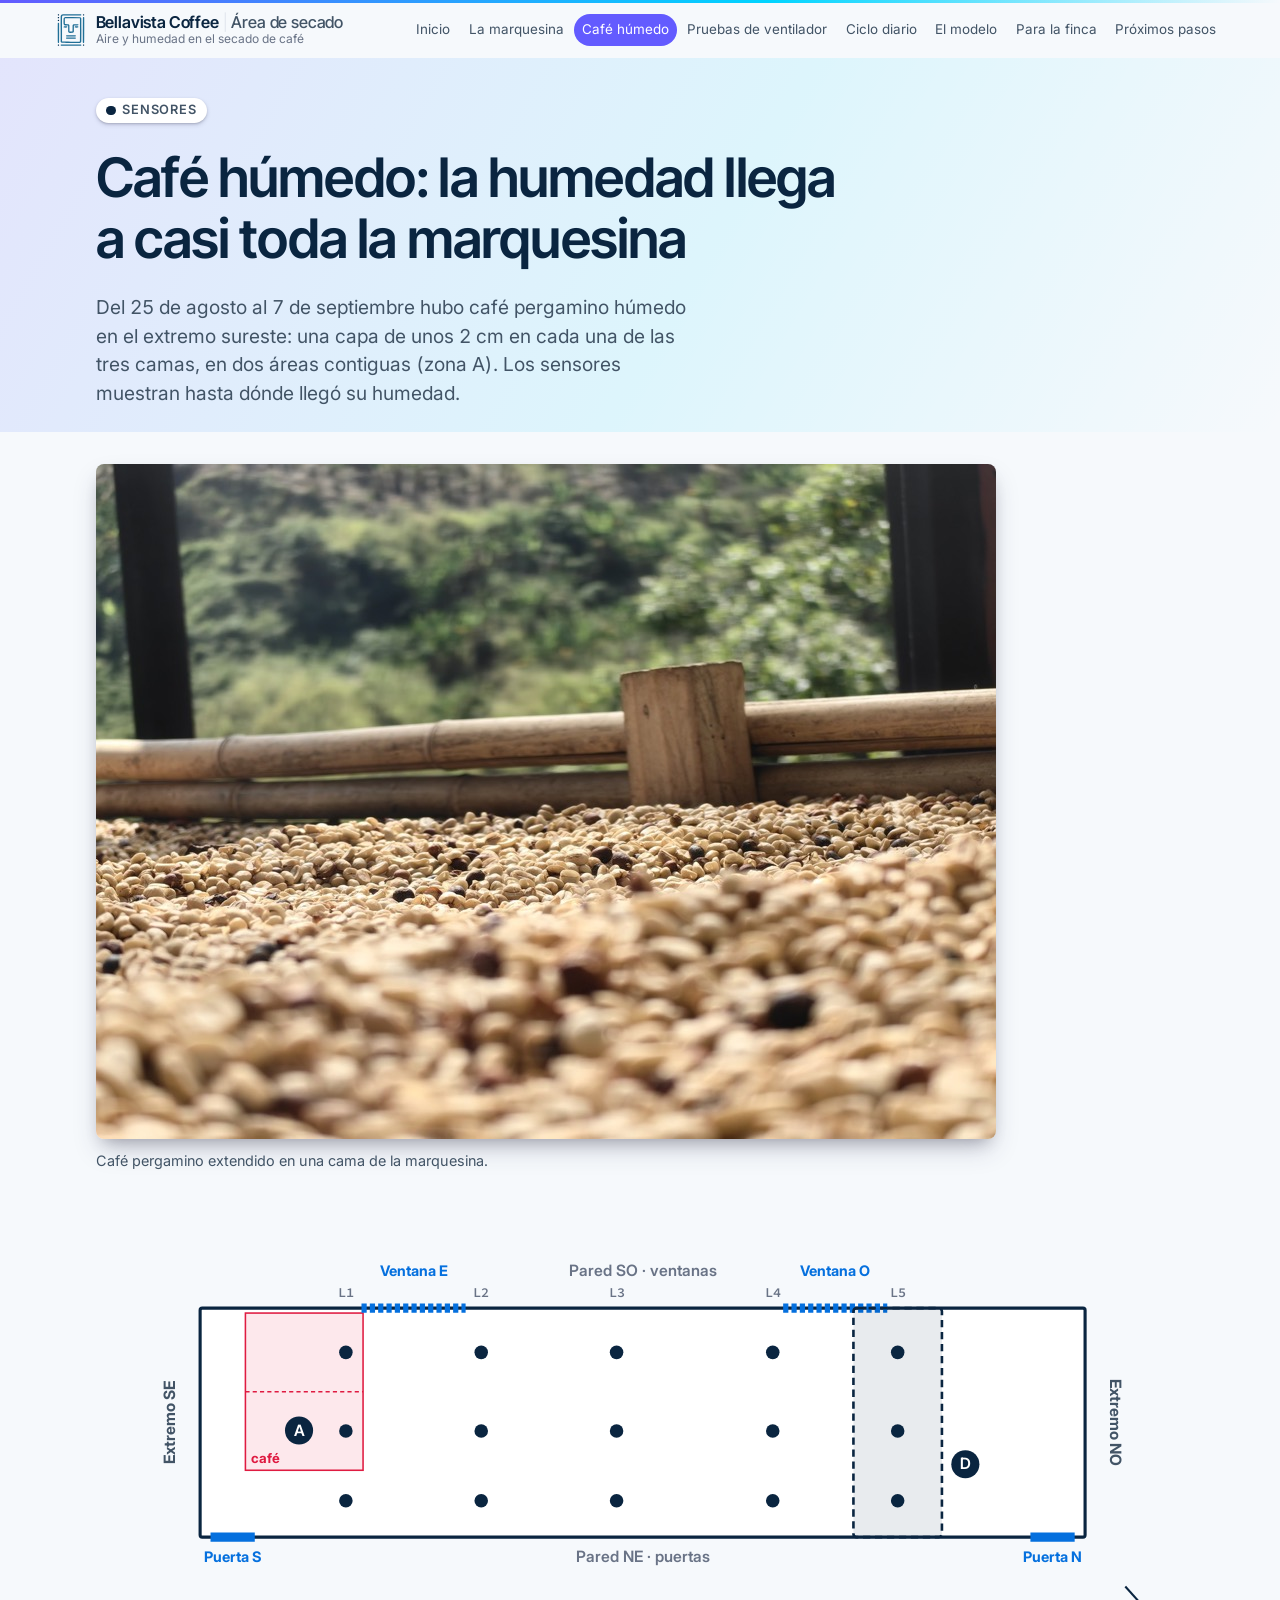
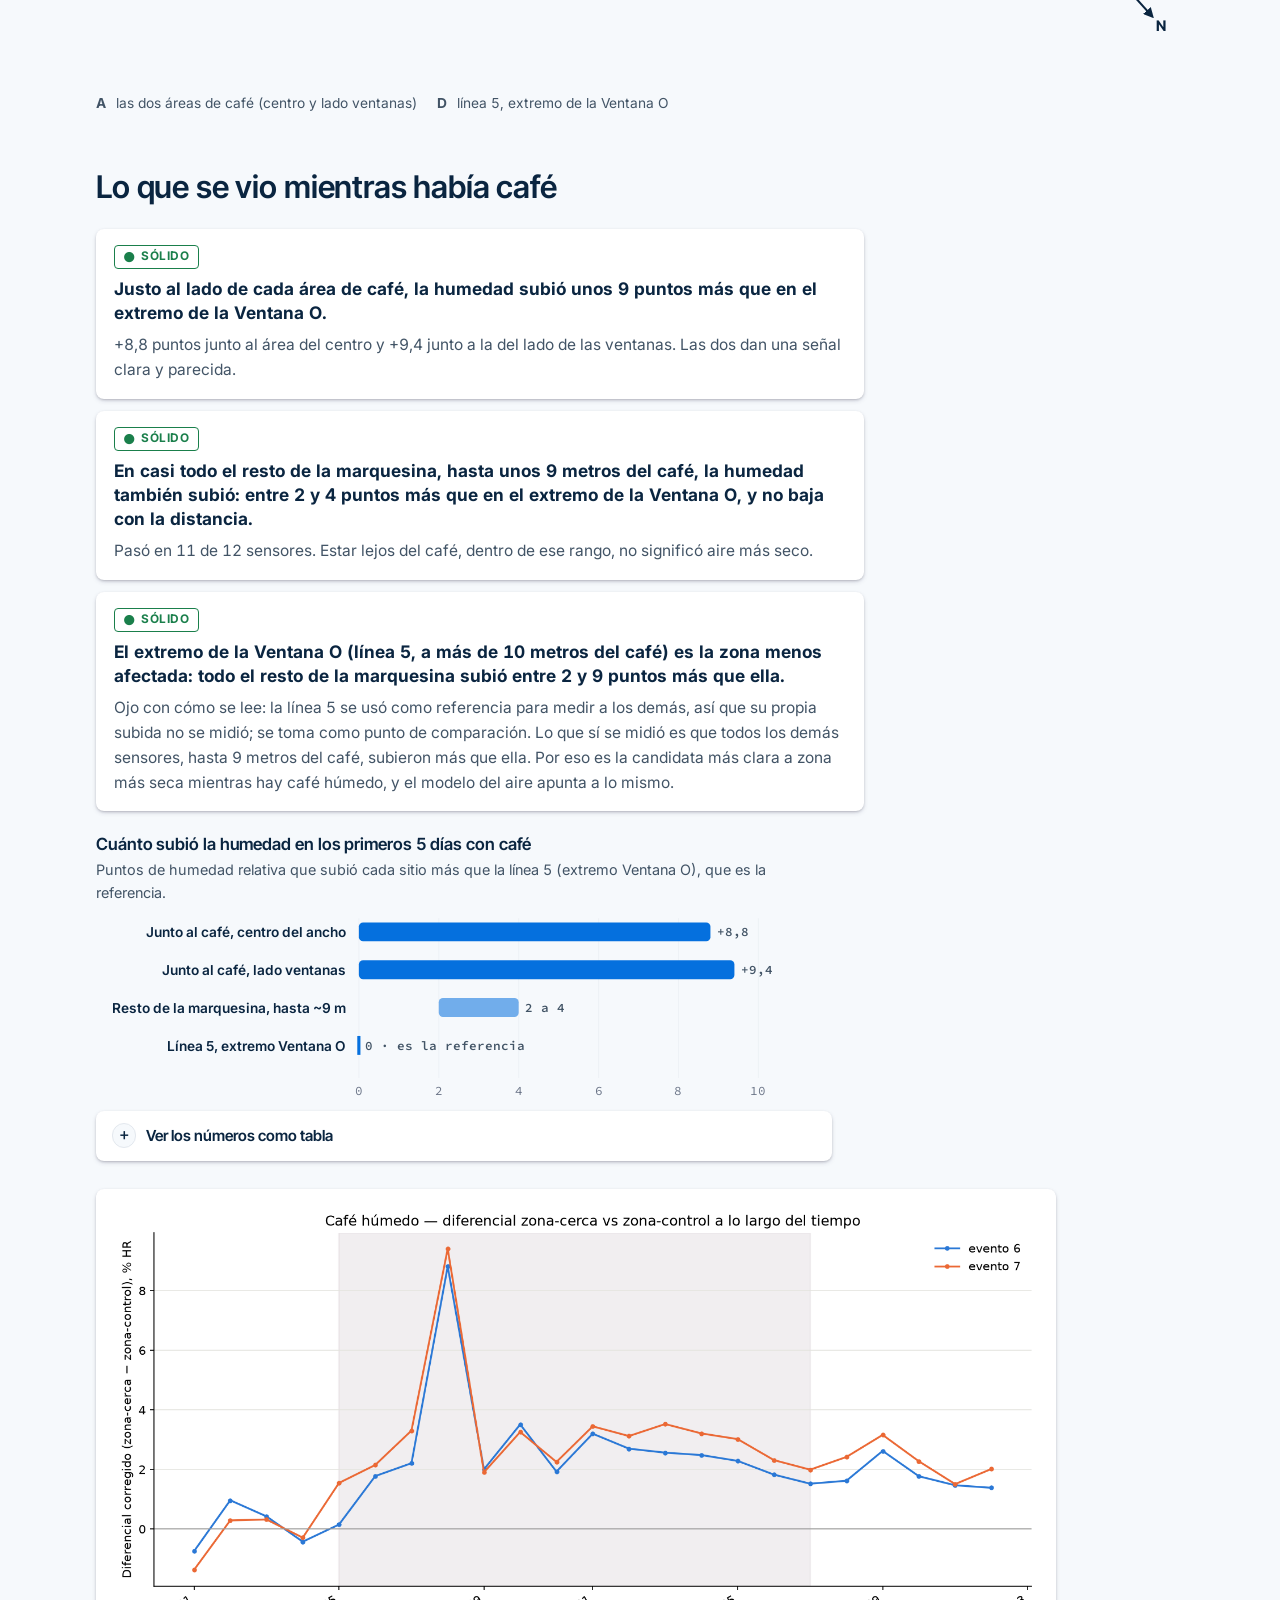
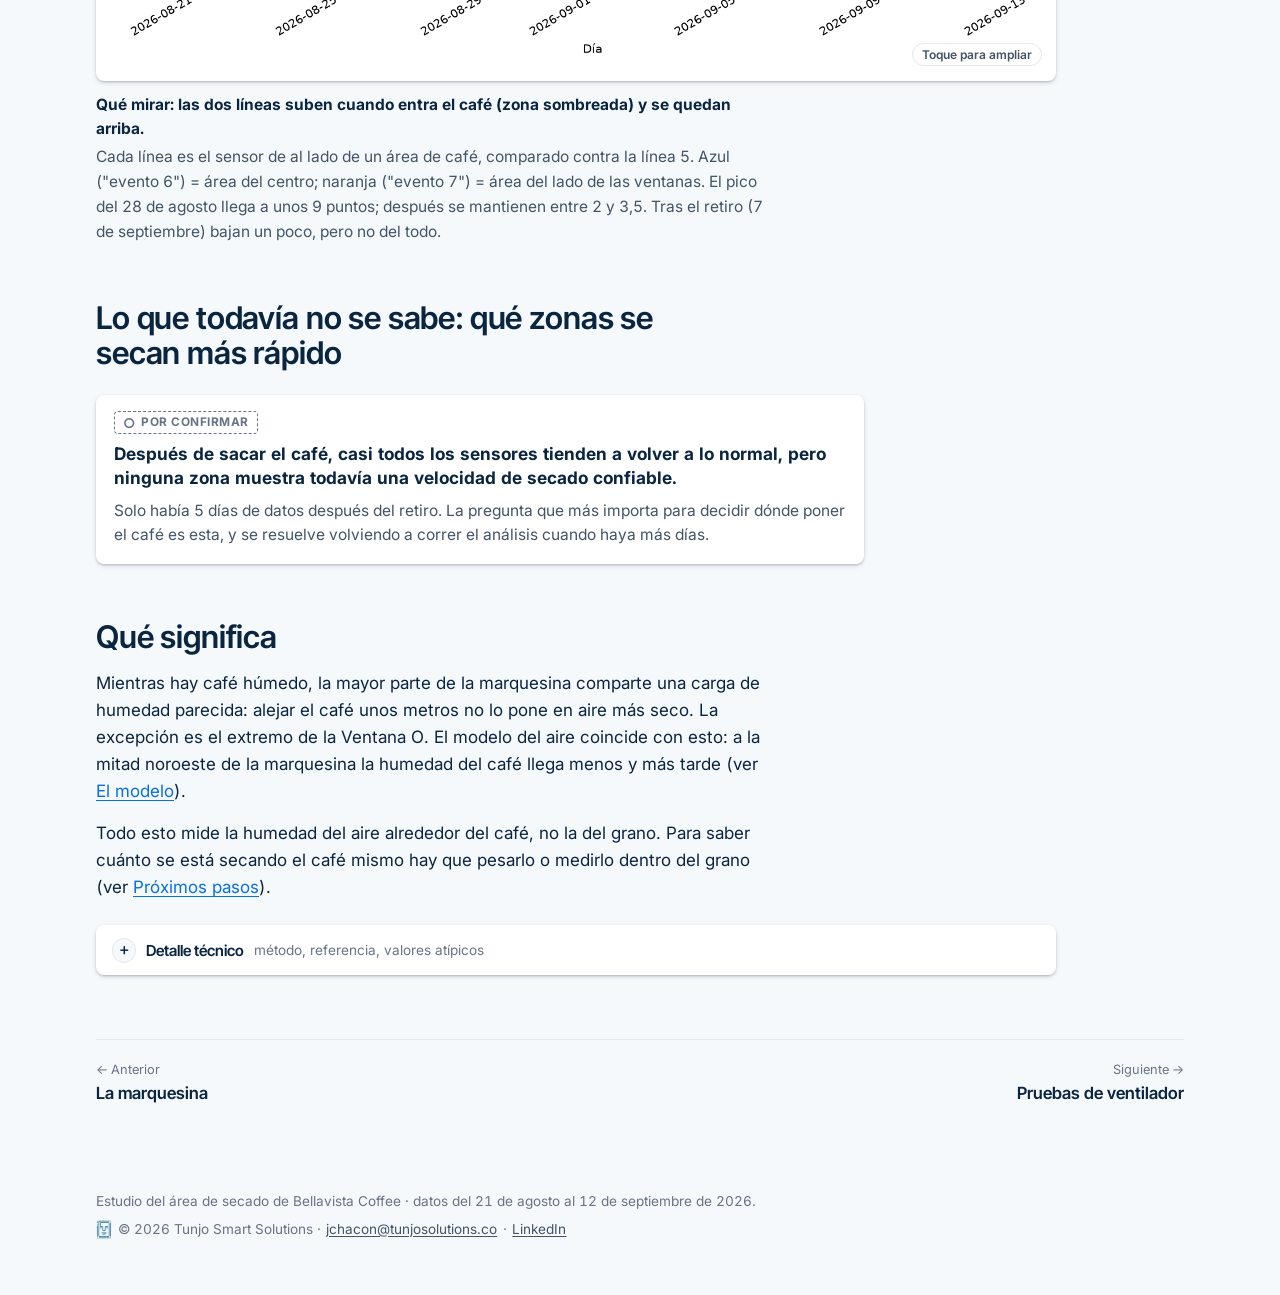
<file: cafe-humedo.html>
<!doctype html>
<html lang="es">
<head>
<meta charset="utf-8">
<meta name="viewport" content="width=device-width, initial-scale=1">
<title>Café húmedo · Bellavista Coffee</title>
<link rel="icon" href="assets/marca/isotipo.svg" type="image/svg+xml">
<meta name="description" content="Qué pasó con la humedad de la marquesina durante los 13 días con café húmedo, y qué falta saber sobre el secado.">
<link rel="preconnect" href="https://fonts.googleapis.com">
<link rel="preconnect" href="https://fonts.gstatic.com" crossorigin>
<link rel="stylesheet" href="https://fonts.googleapis.com/css2?family=Inter:ital,wght@0,400;0,600;1,400&family=Inter+Tight:wght@500;600&family=Source+Code+Pro:wght@400;600&display=swap">
<link rel="stylesheet" href="assets/css/style.css">
<script src="assets/js/graficos.js" defer></script>
<script src="assets/js/site.js" defer></script>
</head>
<body>
<header data-site-head></header>
<main>

  <div class="page-head">
    <div class="tags"><span class="origen origen--sensores">Sensores</span></div>
    <h1>Café húmedo: la humedad llega a casi toda la marquesina</h1>
    <p class="lede">Del 25 de agosto al 7 de septiembre hubo café pergamino húmedo en el extremo sureste: una capa de unos 2 cm en cada una de las tres camas, en dos áreas contiguas (zona A). Los sensores muestran hasta dónde llegó su humedad.</p>
  </div>

  <figure class="foto"><img src="assets/fotos/cafe-camas-900.jpg" srcset="assets/fotos/cafe-camas-900.jpg 900w, assets/fotos/cafe-camas.jpg 1600w" sizes="(max-width: 940px) 100vw, 900px" alt="Café pergamino extendido en una cama de malla, con el valle al fondo" width="1600" height="1200" loading="lazy"><figcaption>Café pergamino extendido en una cama de la marquesina.</figcaption></figure>

  <figure class="plano" data-plano="cafe linea5" data-titulo="Plano: las dos áreas de café en el extremo sureste y la línea 5 junto a la Ventana O">
    <figcaption><div class="leyenda-plano"><span><b>A</b>&nbsp;las dos áreas de café (centro y lado ventanas)</span><span><b>D</b>&nbsp;línea 5, extremo de la Ventana O</span></div></figcaption>
  </figure>

  <section>
    <h2>Lo que se vio mientras había café</h2>
    <ul class="claims">
      <li class="claim">
        <span class="sello sello--solido">Sólido</span>
        <p class="claim-text">Justo al lado de cada área de café, la humedad subió unos 9 puntos más que en el extremo de la Ventana O.</p>
        <p class="claim-more">+8,8 puntos junto al área del centro y +9,4 junto a la del lado de las ventanas. Las dos dan una señal clara y parecida.</p>
      </li>
      <li class="claim">
        <span class="sello sello--solido">Sólido</span>
        <p class="claim-text">En casi todo el resto de la marquesina, hasta unos 9 metros del café, la humedad también subió: entre 2 y 4 puntos más que en el extremo de la Ventana O, y no baja con la distancia.</p>
        <p class="claim-more">Pasó en 11 de 12 sensores. Estar lejos del café, dentro de ese rango, no significó aire más seco.</p>
      </li>
      <li class="claim" id="linea5">
        <span class="sello sello--solido">Sólido</span>
        <p class="claim-text">El extremo de la Ventana O (línea 5, a más de 10 metros del café) es la zona menos afectada: todo el resto de la marquesina subió entre 2 y 9 puntos más que ella.</p>
        <p class="claim-more">Ojo con cómo se lee: la línea 5 se usó como referencia para medir a los demás, así que su propia subida no se midió; se toma como punto de comparación. Lo que sí se midió es que todos los demás sensores, hasta 9 metros del café, subieron más que ella. Por eso es la candidata más clara a zona más seca mientras hay café húmedo, y el modelo del aire apunta a lo mismo.</p>
      </li>
    </ul>

    <div class="chart" data-grafico="cafe-ascenso"></div>

    <figure class="fig">
      <div class="fig-frame"><img src="assets/fig/sensores/wet_coffee_zone_differential.png" alt="Diferencia diaria de humedad entre el sensor junto a cada área de café y la línea 5, del 21 de agosto al 12 de septiembre" loading="lazy"></div>
      <figcaption>
        <span class="mirar">Qué mirar: las dos líneas suben cuando entra el café (zona sombreada) y se quedan arriba.</span>
        Cada línea es el sensor de al lado de un área de café, comparado contra la línea 5. Azul ("evento 6") = área del centro; naranja ("evento 7") = área del lado de las ventanas. El pico del 28 de agosto llega a unos 9 puntos; después se mantienen entre 2 y 3,5. Tras el retiro (7 de septiembre) bajan un poco, pero no del todo.
      </figcaption>
    </figure>
  </section>

  <section>
    <h2>Lo que todavía no se sabe: qué zonas se secan más rápido</h2>
    <ul class="claims">
      <li class="claim">
        <span class="sello sello--confirmar">Por confirmar</span>
        <p class="claim-text">Después de sacar el café, casi todos los sensores tienden a volver a lo normal, pero ninguna zona muestra todavía una velocidad de secado confiable.</p>
        <p class="claim-more">Solo había 5 días de datos después del retiro. La pregunta que más importa para decidir dónde poner el café es esta, y se resuelve volviendo a correr el análisis cuando haya más días.</p>
      </li>
    </ul>
  </section>

  <section class="prose">
    <h2>Qué significa</h2>
    <p>Mientras hay café húmedo, la mayor parte de la marquesina comparte una carga de humedad parecida: alejar el café unos metros no lo pone en aire más seco. La excepción es el extremo de la Ventana O. El modelo del aire coincide con esto: a la mitad noroeste de la marquesina la humedad del café llega menos y más tarde (ver <a href="modelo.html#humedad">El modelo</a>).</p>
    <p>Todo esto mide la humedad del aire alrededor del café, no la del grano. Para saber cuánto se está secando el café mismo hay que pesarlo o medirlo dentro del grano (ver <a href="proximos-pasos.html">Próximos pasos</a>).</p>
  </section>

  <details class="tecnico">
    <summary>Detalle técnico <span class="sub">método, referencia, valores atípicos</span></summary>
    <div class="body">
      <p><b>Método.</b> Cada día se compara la zona junto al café con una zona de control lejos de las dos áreas (la línea 5, a ≥ 10 m), y se corrige con la diferencia que ya existía entre las dos zonas antes de que llegara el café. Es la misma idea de "diferencia en diferencias" de las pruebas de ventilador, pero con un control dentro de la marquesina en vez de afuera. La línea 5 es, por construcción, la referencia: las subidas de los demás sensores se miden respecto de ella.</p>
      <p><b>Las dos áreas estuvieron al mismo tiempo.</b> Un sensor lejos de ambas mide el efecto combinado; no se puede atribuir a una sola. Solo los sensores pegados a cada área (a 83–90 cm) separan las dos. Por eso el resto se reporta en una sola tabla, por distancia al área más cercana.</p>
      <p><b>Valor atípico.</b> El sensor 311 (+7,95 puntos) tuvo solo 2 días de datos antes del café en vez de 4, así que su punto de partida es menos confiable.</p>
      <p><b>Secado.</b> Pendientes después del retiro: entre −0,01 y −0,25 puntos por día en casi todos los sensores con señal; ninguna significativa (p &gt; 0,11, 5 días por sensor). El sensor 323, en el borde del área medida, da +0,056 (tampoco significativo, probablemente ruido).</p>
      <figure class="fig">
        <div class="fig-frame"><img src="assets/fig/sensores/wet_coffee_rise_map.png" alt="Subida de humedad de cada sensor durante los primeros días con café, vista de costado" loading="lazy"></div>
        <figcaption><span class="mirar">La subida en cada sensor, vista de costado (largo × altura).</span>Casi todos los puntos tienen el mismo tono (+2 a +4). El oscuro es el sensor 311, el atípico. La estrella marca la posición del café a lo largo de la marquesina.</figcaption>
      </figure>
      <figure class="fig">
        <div class="fig-frame"><img src="assets/fig/sensores/wet_coffee_decay_map.png" alt="Pendiente de secado de cada sensor tras el retiro del café" loading="lazy"></div>
        <figcaption><span class="mirar">La tendencia de secado tras el retiro.</span>Azul = tiende a secarse. Ninguno de estos valores es todavía estadísticamente confiable.</figcaption>
      </figure>
    </div>
  </details>

  <nav data-pager></nav>
</main>
<footer class="site-foot">
  <p>Estudio del área de secado de Bellavista Coffee · datos del 21 de agosto al 12 de septiembre de 2026.</p>
  <p class="credito"><img src="assets/marca/isotipo.svg" alt="" width="18" height="21"> © 2026 Tunjo Smart Solutions · <a href="mailto:jchacon@tunjosolutions.co">jchacon@tunjosolutions.co</a> · <a href="https://co.linkedin.com/company/tunjosolutions" rel="noopener">LinkedIn</a></p>
</footer>
</body>
</html>
</file>
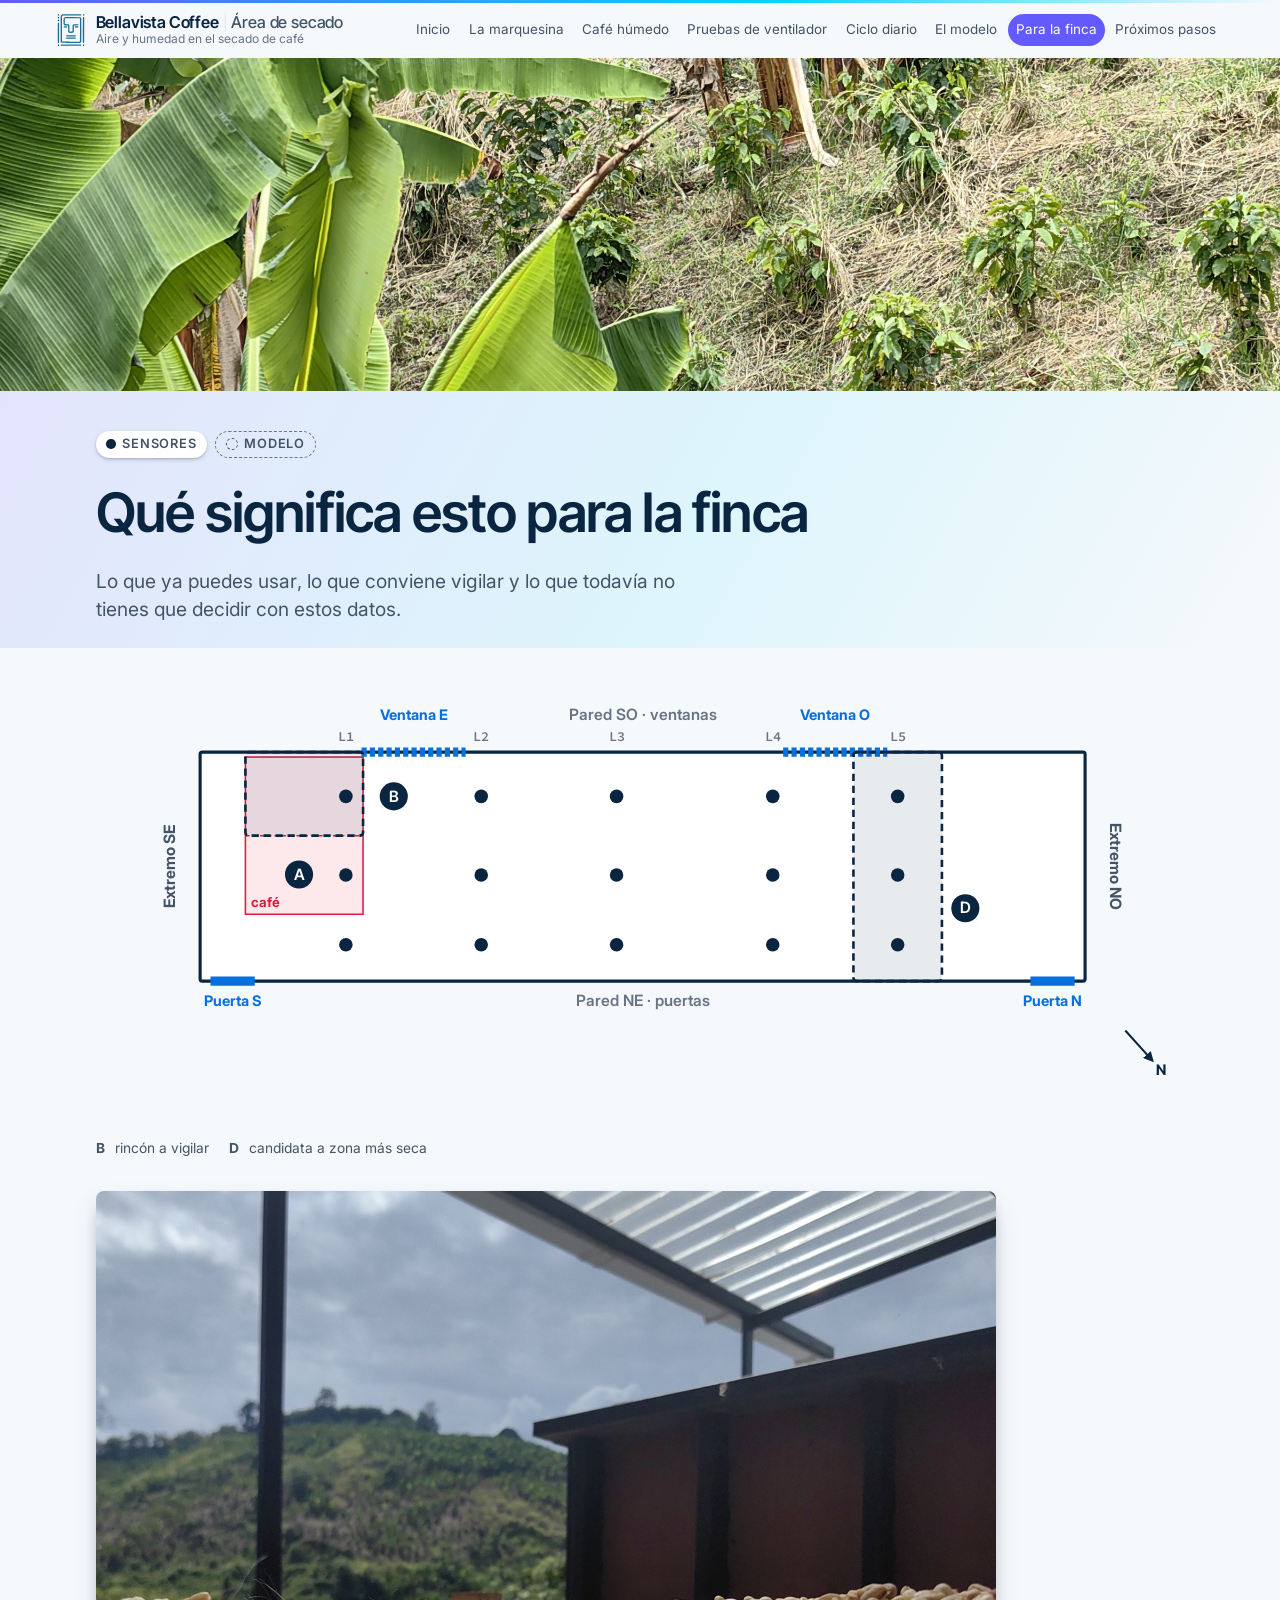
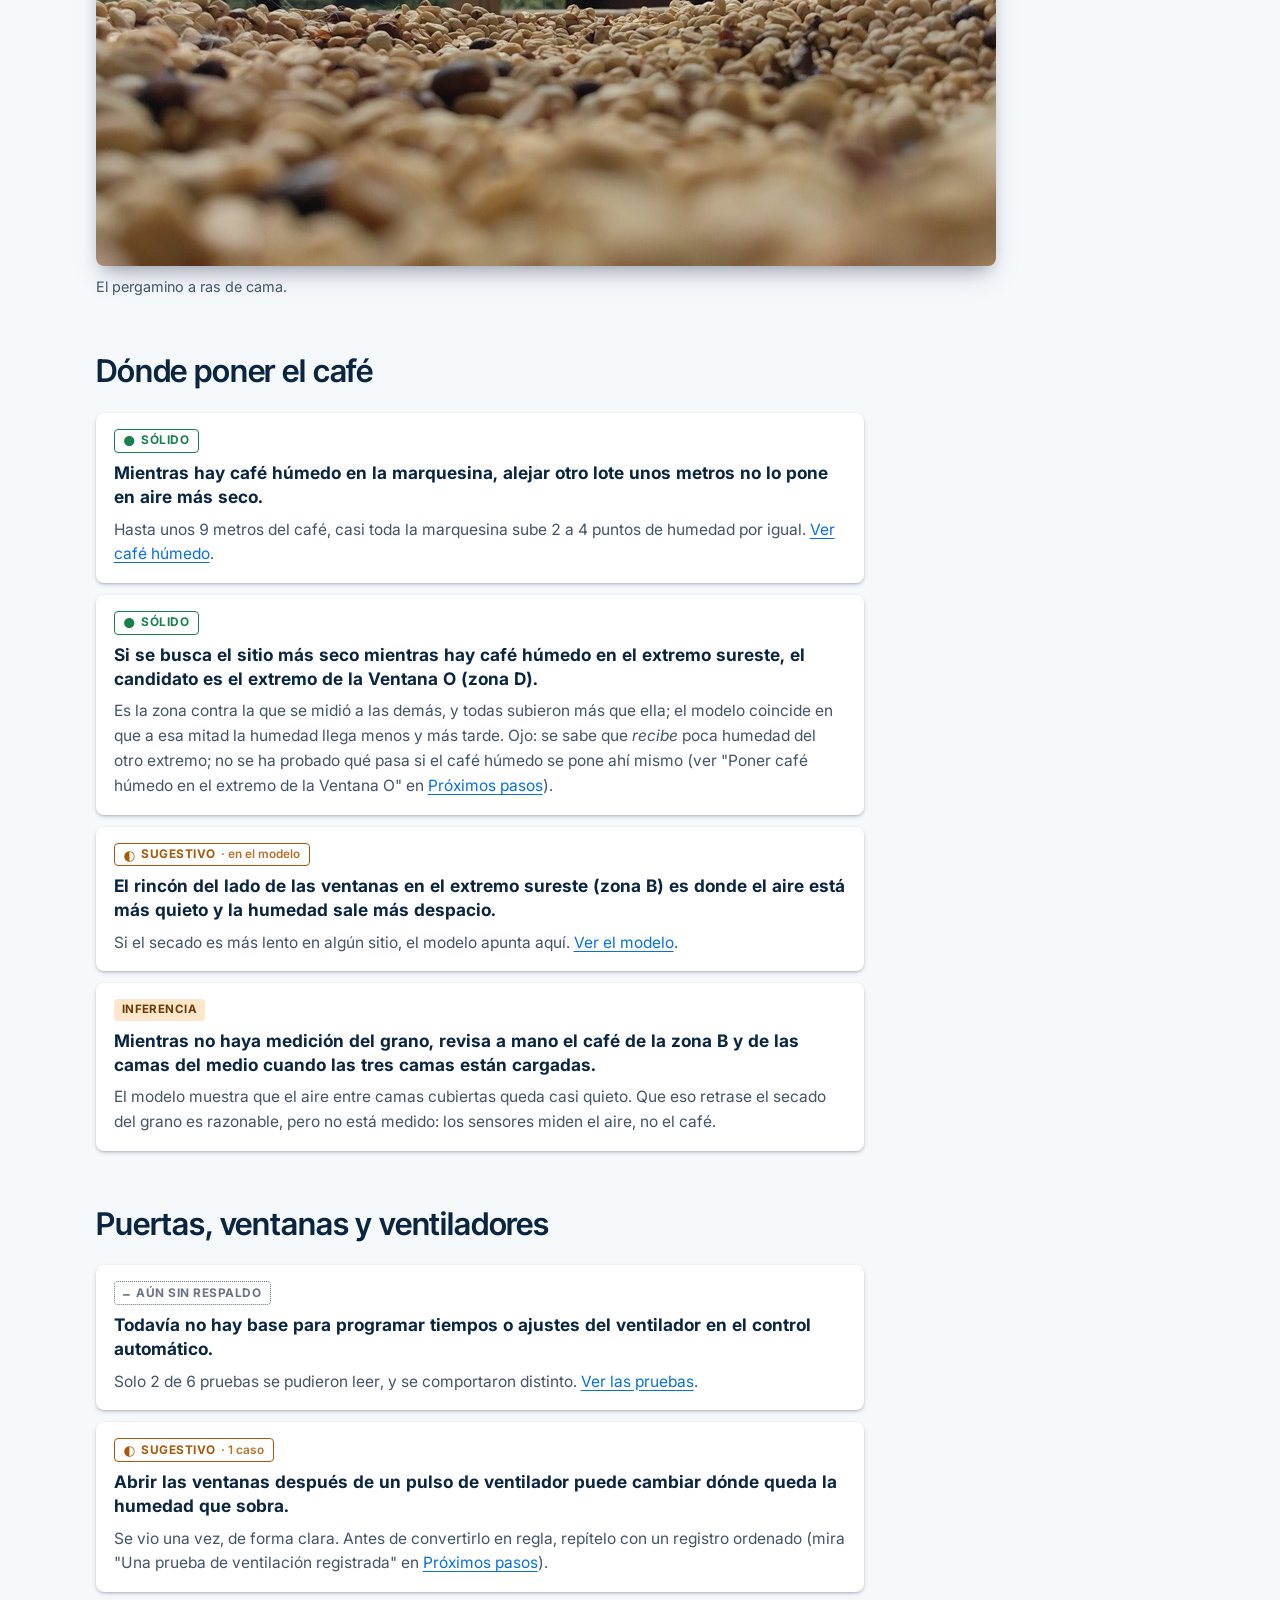
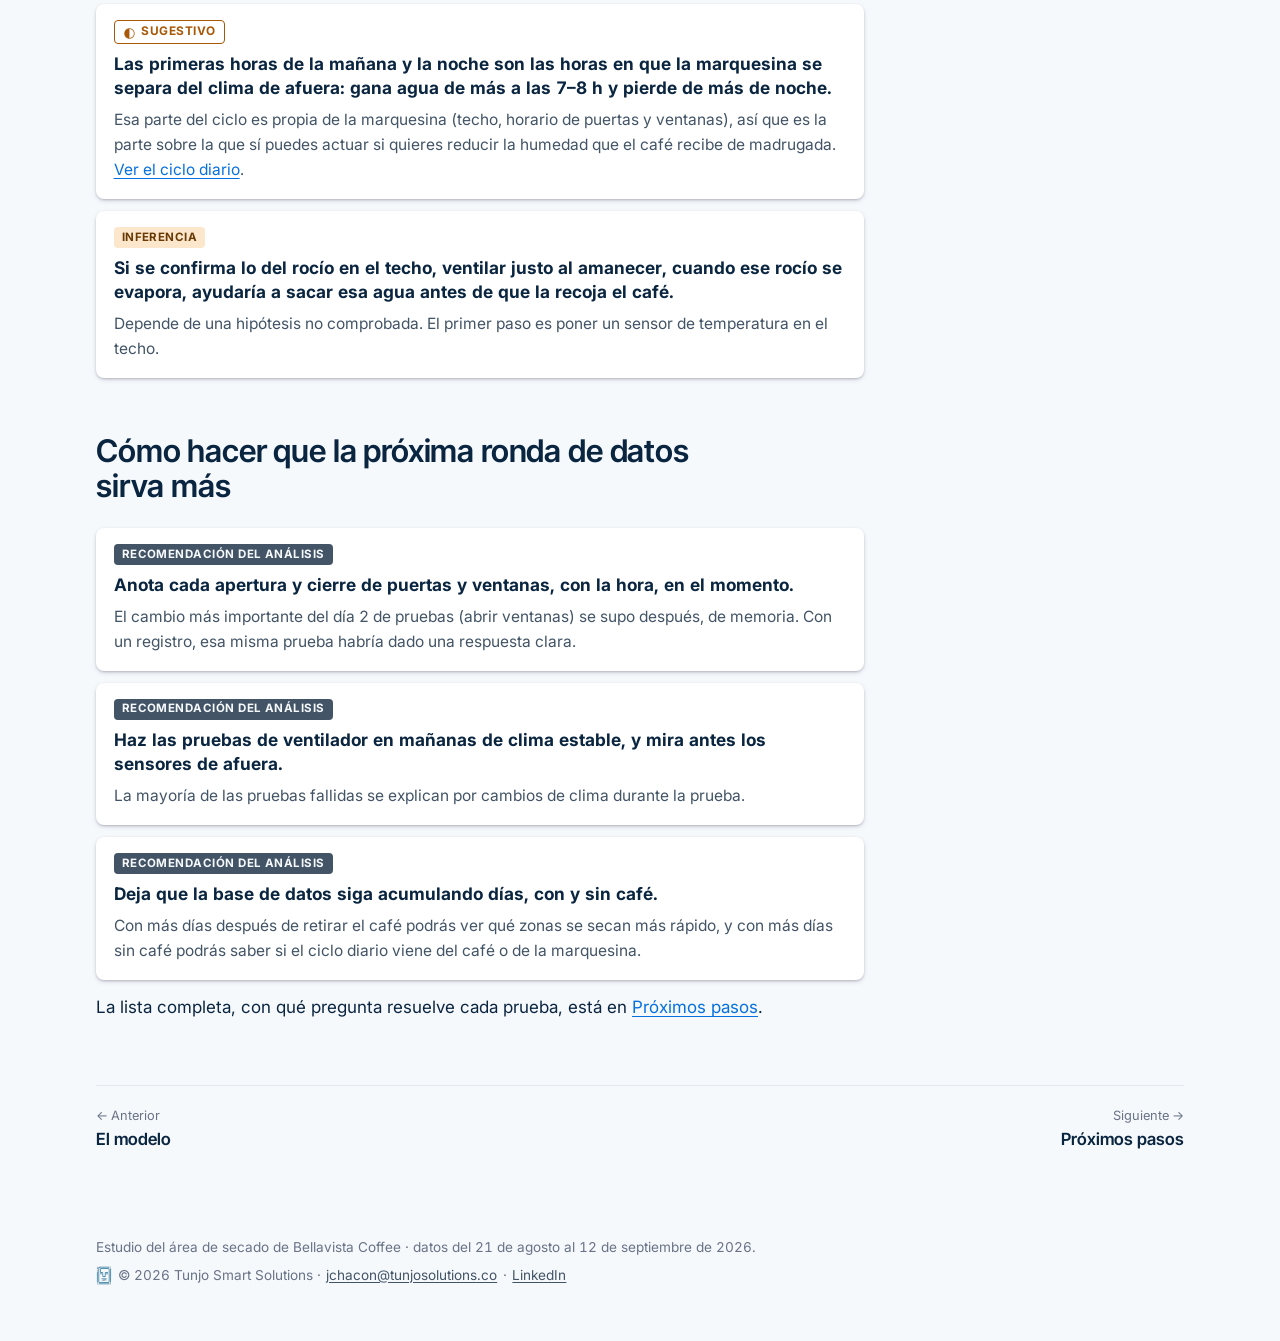
<file: finca.html>
<!doctype html>
<html lang="es">
<head>
<meta charset="utf-8">
<meta name="viewport" content="width=device-width, initial-scale=1">
<title>Para la finca · Bellavista Coffee</title>
<link rel="icon" href="assets/marca/isotipo.svg" type="image/svg+xml">
<meta name="description" content="Qué significan los resultados del estudio de aire y humedad para el manejo diario de la marquesina.">
<link rel="preconnect" href="https://fonts.googleapis.com">
<link rel="preconnect" href="https://fonts.gstatic.com" crossorigin>
<link rel="stylesheet" href="https://fonts.googleapis.com/css2?family=Inter:ital,wght@0,400;0,600;1,400&family=Inter+Tight:wght@500;600&family=Source+Code+Pro:wght@400;600&display=swap">
<link rel="stylesheet" href="assets/css/style.css">
<script src="assets/js/graficos.js" defer></script>
<script src="assets/js/site.js" defer></script>
</head>
<body>
<header data-site-head></header>
<div class="banner"><img src="assets/fotos/banner-finca.jpg" srcset="assets/fotos/banner-finca-1200.jpg 1200w, assets/fotos/banner-finca.jpg 2400w" sizes="100vw" alt="Cafetal con matas de plátano en la ladera de la finca" width="2400" height="1000"></div>
<main>

  <div class="page-head">
    <div class="tags"><span class="origen origen--sensores">Sensores</span><span class="origen origen--modelo">Modelo</span></div>
    <h1>Qué significa esto para la finca</h1>
    <p class="lede">Lo que ya puedes usar, lo que conviene vigilar y lo que todavía no tienes que decidir con estos datos.</p>
  </div>

  <figure class="plano" data-plano="cafe rincon linea5" data-titulo="Plano con las dos zonas que importan para el manejo: el rincón más quieto y el extremo de la Ventana O">
    <figcaption><div class="leyenda-plano"><span><b>B</b>&nbsp;rincón a vigilar</span><span><b>D</b>&nbsp;candidata a zona más seca</span></div></figcaption>
  </figure>

  <figure class="foto"><img src="assets/fotos/pergamino-900.jpg" srcset="assets/fotos/pergamino-900.jpg 900w, assets/fotos/pergamino.jpg 1600w" sizes="(max-width: 940px) 100vw, 900px" alt="Granos de café pergamino a ras de cama, con la montaña al fondo" width="1600" height="1200" loading="lazy"><figcaption>El pergamino a ras de cama.</figcaption></figure>

  <section>
    <h2>Dónde poner el café</h2>
    <ul class="claims">
      <li class="claim">
        <span class="sello sello--solido">Sólido</span>
        <p class="claim-text">Mientras hay café húmedo en la marquesina, alejar otro lote unos metros no lo pone en aire más seco.</p>
        <p class="claim-more">Hasta unos 9 metros del café, casi toda la marquesina sube 2 a 4 puntos de humedad por igual. <a href="cafe-humedo.html">Ver café húmedo</a>.</p>
      </li>
      <li class="claim">
        <span class="sello sello--solido">Sólido</span>
        <p class="claim-text">Si se busca el sitio más seco mientras hay café húmedo en el extremo sureste, el candidato es el extremo de la Ventana O (zona D).</p>
        <p class="claim-more">Es la zona contra la que se midió a las demás, y todas subieron más que ella; el modelo coincide en que a esa mitad la humedad llega menos y más tarde. Ojo: se sabe que <i>recibe</i> poca humedad del otro extremo; no se ha probado qué pasa si el café húmedo se pone ahí mismo (ver "Poner café húmedo en el extremo de la Ventana O" en <a href="proximos-pasos.html">Próximos pasos</a>).</p>
      </li>
      <li class="claim">
        <span class="sello sello--sugestivo">Sugestivo <span class="q">· en el modelo</span></span>
        <p class="claim-text">El rincón del lado de las ventanas en el extremo sureste (zona B) es donde el aire está más quieto y la humedad sale más despacio.</p>
        <p class="claim-more">Si el secado es más lento en algún sitio, el modelo apunta aquí. <a href="modelo.html#rincon">Ver el modelo</a>.</p>
      </li>
      <li class="claim">
        <span class="inferencia">Inferencia</span>
        <p class="claim-text">Mientras no haya medición del grano, revisa a mano el café de la zona B y de las camas del medio cuando las tres camas están cargadas.</p>
        <p class="claim-more">El modelo muestra que el aire entre camas cubiertas queda casi quieto. Que eso retrase el secado del grano es razonable, pero no está medido: los sensores miden el aire, no el café.</p>
      </li>
    </ul>
  </section>

  <section>
    <h2>Puertas, ventanas y ventiladores</h2>
    <ul class="claims">
      <li class="claim">
        <span class="sello sello--sinrespaldo">Aún sin respaldo</span>
        <p class="claim-text">Todavía no hay base para programar tiempos o ajustes del ventilador en el control automático.</p>
        <p class="claim-more">Solo 2 de 6 pruebas se pudieron leer, y se comportaron distinto. <a href="ventiladores.html">Ver las pruebas</a>.</p>
      </li>
      <li class="claim">
        <span class="sello sello--sugestivo">Sugestivo <span class="q">· 1 caso</span></span>
        <p class="claim-text">Abrir las ventanas después de un pulso de ventilador puede cambiar dónde queda la humedad que sobra.</p>
        <p class="claim-more">Se vio una vez, de forma clara. Antes de convertirlo en regla, repítelo con un registro ordenado (mira "Una prueba de ventilación registrada" en <a href="proximos-pasos.html">Próximos pasos</a>).</p>
      </li>
      <li class="claim">
        <span class="sello sello--sugestivo">Sugestivo</span>
        <p class="claim-text">Las primeras horas de la mañana y la noche son las horas en que la marquesina se separa del clima de afuera: gana agua de más a las 7–8 h y pierde de más de noche.</p>
        <p class="claim-more">Esa parte del ciclo es propia de la marquesina (techo, horario de puertas y ventanas), así que es la parte sobre la que sí puedes actuar si quieres reducir la humedad que el café recibe de madrugada. <a href="humedad-diaria.html">Ver el ciclo diario</a>.</p>
      </li>
      <li class="claim">
        <span class="inferencia">Inferencia</span>
        <p class="claim-text">Si se confirma lo del rocío en el techo, ventilar justo al amanecer, cuando ese rocío se evapora, ayudaría a sacar esa agua antes de que la recoja el café.</p>
        <p class="claim-more">Depende de una hipótesis no comprobada. El primer paso es poner un sensor de temperatura en el techo.</p>
      </li>
    </ul>
  </section>

  <section>
    <h2>Cómo hacer que la próxima ronda de datos sirva más</h2>
    <ul class="claims">
      <li class="claim">
        <span class="rec">Recomendación del análisis</span>
        <p class="claim-text">Anota cada apertura y cierre de puertas y ventanas, con la hora, en el momento.</p>
        <p class="claim-more">El cambio más importante del día 2 de pruebas (abrir ventanas) se supo después, de memoria. Con un registro, esa misma prueba habría dado una respuesta clara.</p>
      </li>
      <li class="claim">
        <span class="rec">Recomendación del análisis</span>
        <p class="claim-text">Haz las pruebas de ventilador en mañanas de clima estable, y mira antes los sensores de afuera.</p>
        <p class="claim-more">La mayoría de las pruebas fallidas se explican por cambios de clima durante la prueba.</p>
      </li>
      <li class="claim">
        <span class="rec">Recomendación del análisis</span>
        <p class="claim-text">Deja que la base de datos siga acumulando días, con y sin café.</p>
        <p class="claim-more">Con más días después de retirar el café podrás ver qué zonas se secan más rápido, y con más días sin café podrás saber si el ciclo diario viene del café o de la marquesina.</p>
      </li>
    </ul>
    <p class="prose">La lista completa, con qué pregunta resuelve cada prueba, está en <a href="proximos-pasos.html">Próximos pasos</a>.</p>
  </section>

  <nav data-pager></nav>
</main>
<footer class="site-foot">
  <p>Estudio del área de secado de Bellavista Coffee · datos del 21 de agosto al 12 de septiembre de 2026.</p>
  <p class="credito"><img src="assets/marca/isotipo.svg" alt="" width="18" height="21"> © 2026 Tunjo Smart Solutions · <a href="mailto:jchacon@tunjosolutions.co">jchacon@tunjosolutions.co</a> · <a href="https://co.linkedin.com/company/tunjosolutions" rel="noopener">LinkedIn</a></p>
</footer>
</body>
</html>
</file>
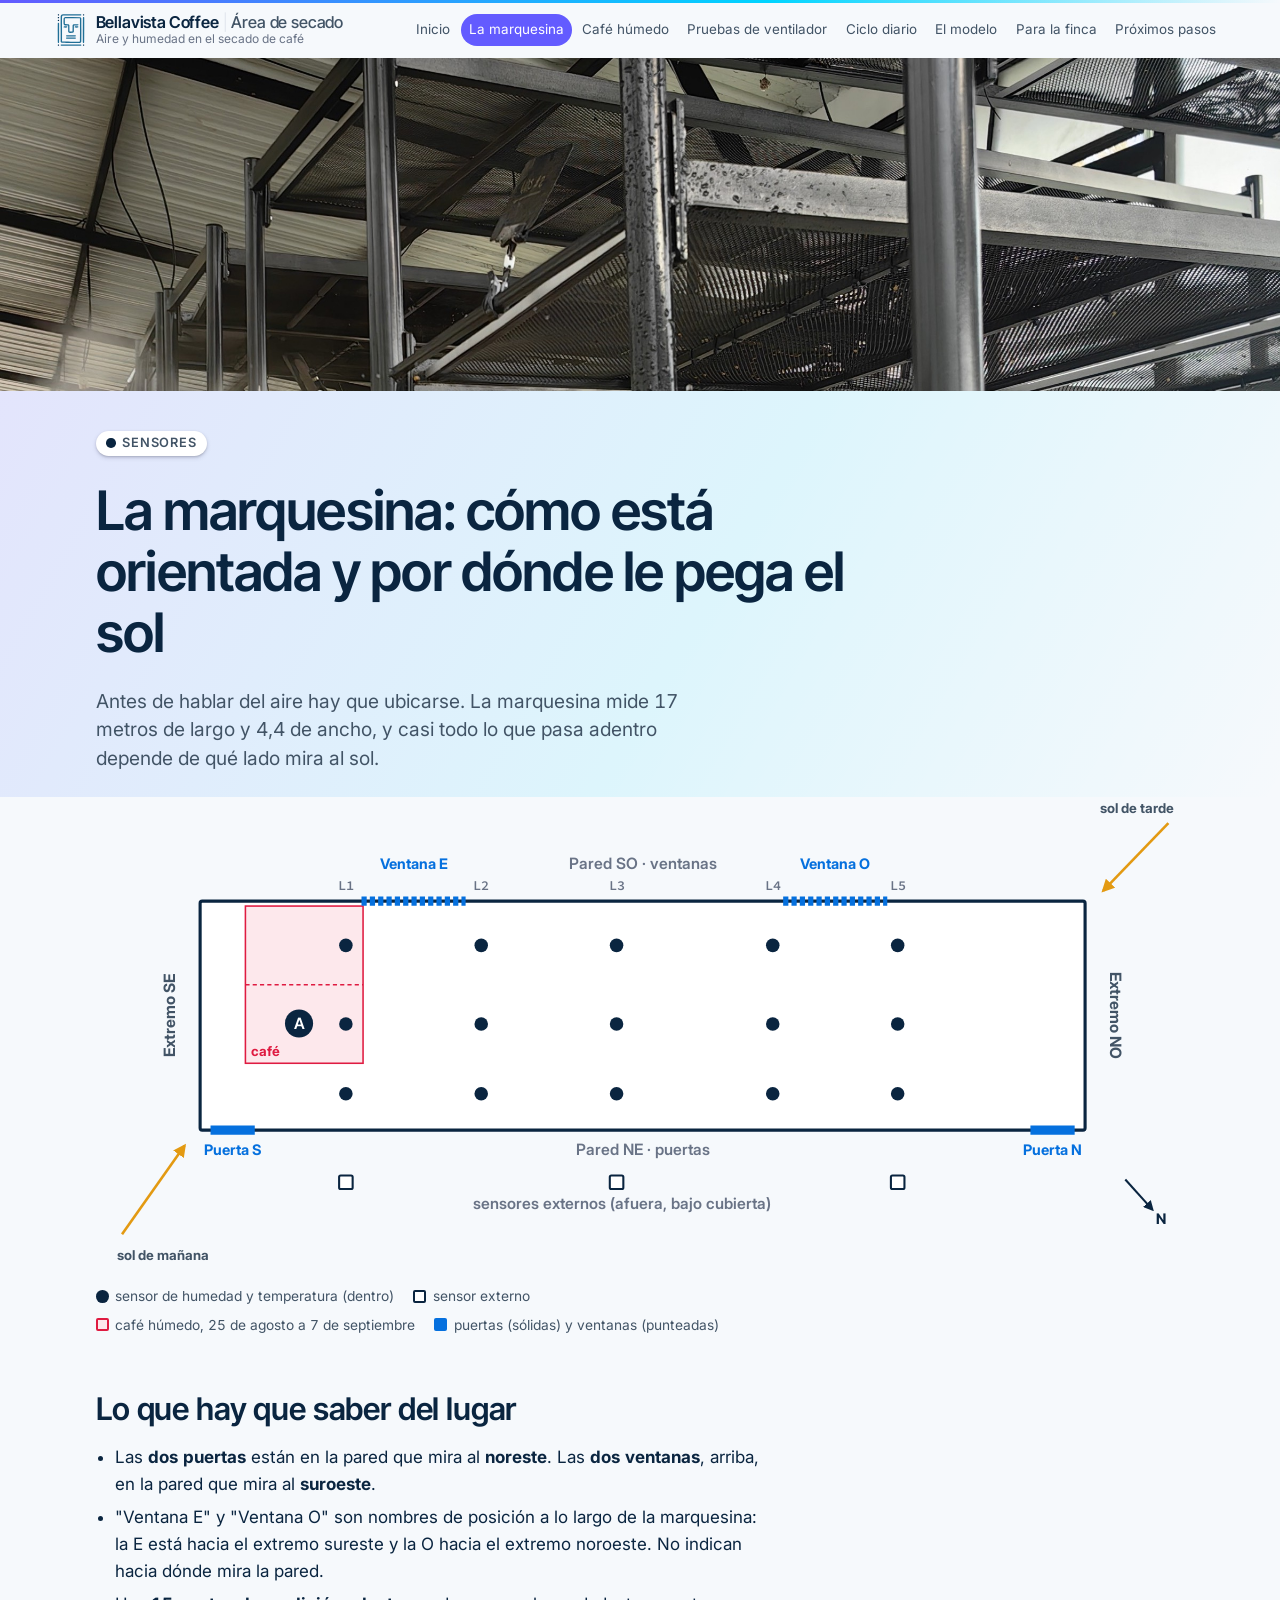
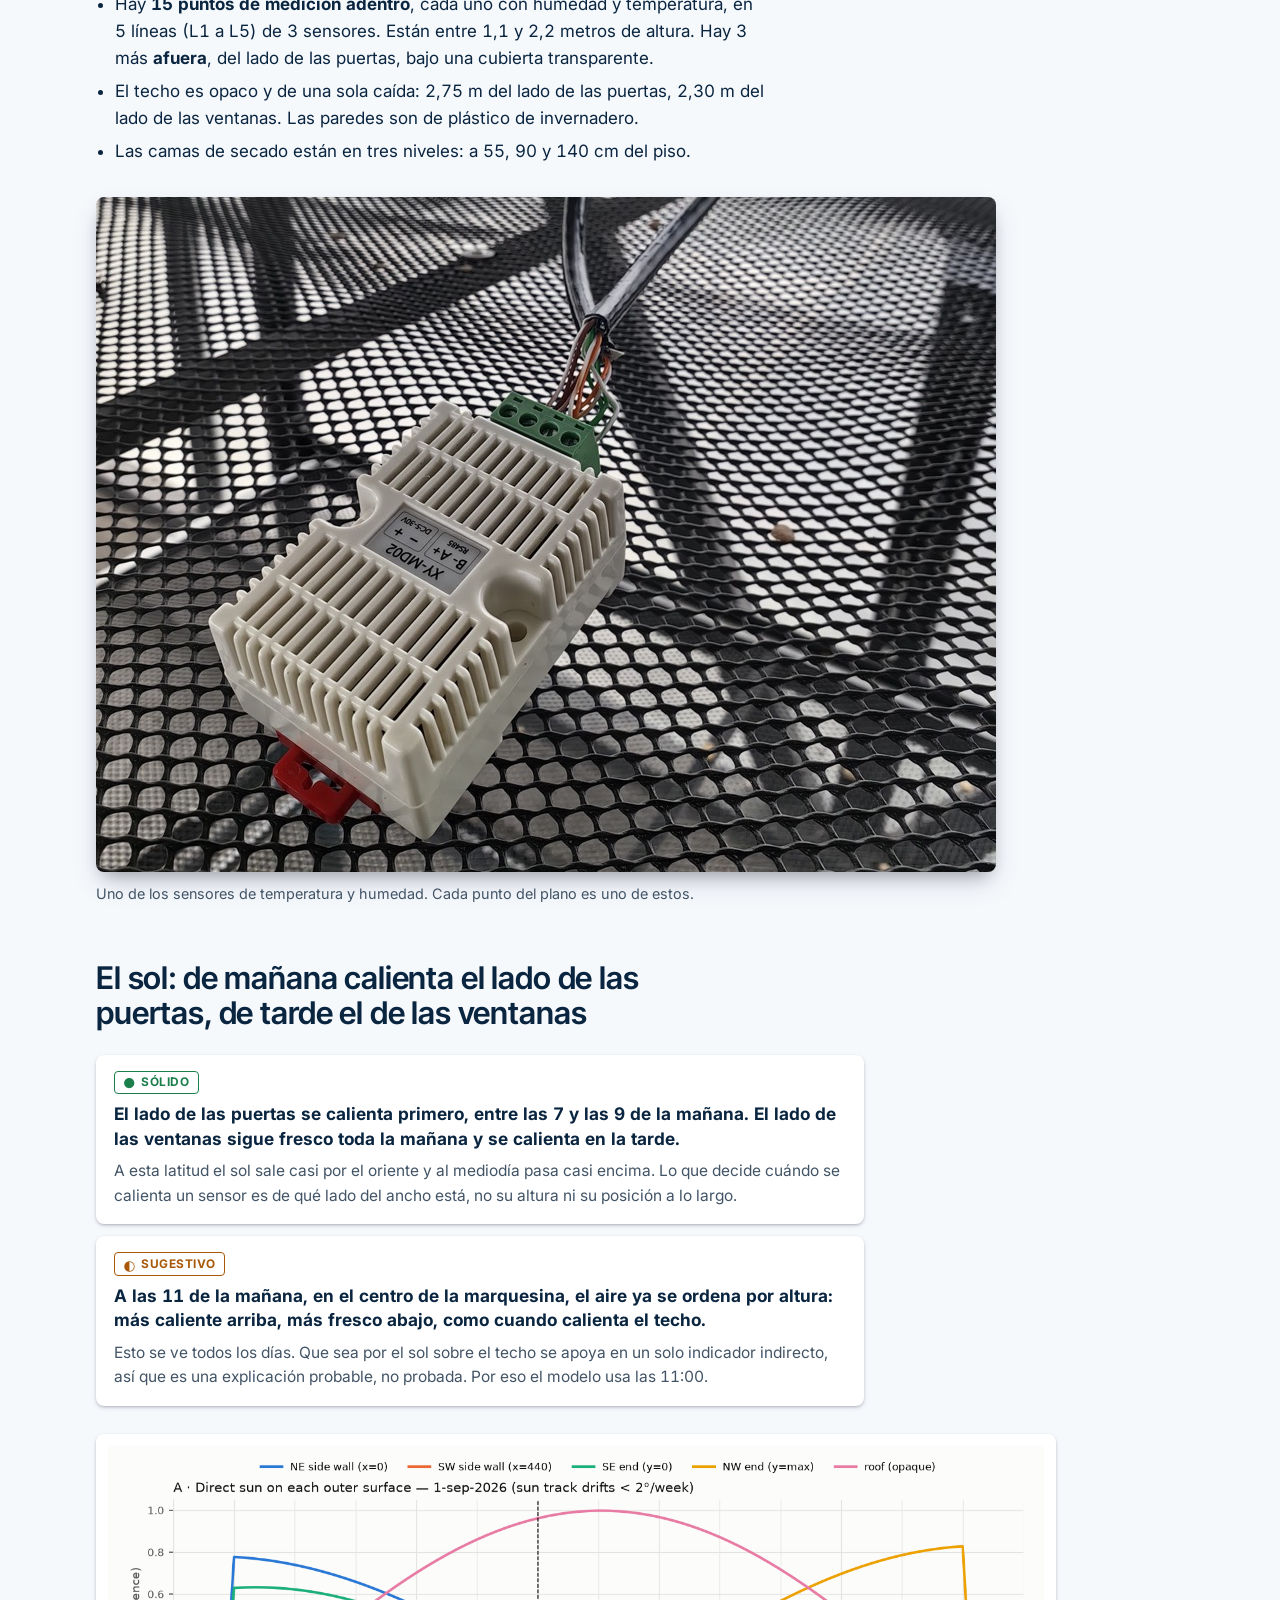
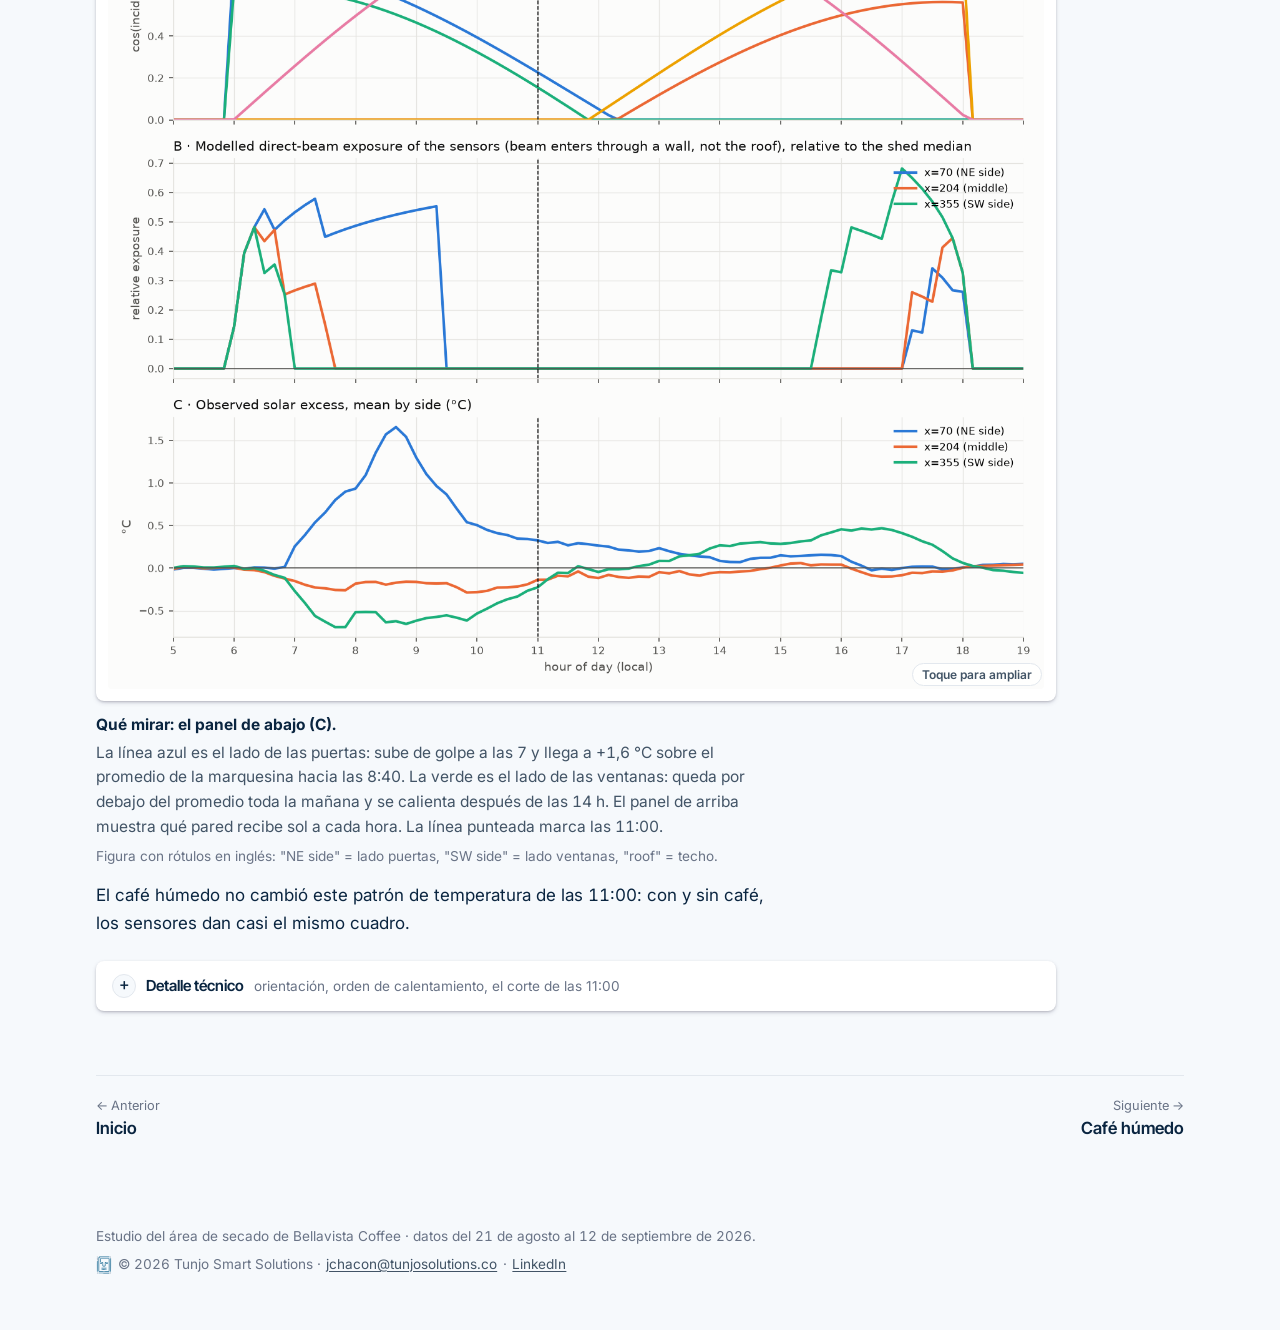
<file: la-nave.html>
<!doctype html>
<html lang="es">
<head>
<meta charset="utf-8">
<meta name="viewport" content="width=device-width, initial-scale=1">
<title>La marquesina · Bellavista Coffee</title>
<link rel="icon" href="assets/marca/isotipo.svg" type="image/svg+xml">
<meta name="description" content="Orientación de la marquesina, ubicación de sensores, puertas y ventanas, y por dónde le pega el sol a cada hora.">
<link rel="preconnect" href="https://fonts.googleapis.com">
<link rel="preconnect" href="https://fonts.gstatic.com" crossorigin>
<link rel="stylesheet" href="https://fonts.googleapis.com/css2?family=Inter:ital,wght@0,400;0,600;1,400&family=Inter+Tight:wght@500;600&family=Source+Code+Pro:wght@400;600&display=swap">
<link rel="stylesheet" href="assets/css/style.css">
<script src="assets/js/graficos.js" defer></script>
<script src="assets/js/site.js" defer></script>
</head>
<body>
<header data-site-head></header>
<div class="banner"><img src="assets/fotos/banner-marquesina.jpg" srcset="assets/fotos/banner-marquesina-1200.jpg 1200w, assets/fotos/banner-marquesina.jpg 2400w" sizes="100vw" alt="Las camas de malla de la marquesina vistas desde abajo, con el techo al fondo" width="2400" height="1000"></div>
<main>

  <div class="page-head">
    <div class="tags"><span class="origen origen--sensores">Sensores</span></div>
    <h1>La marquesina: cómo está orientada y por dónde le pega el sol</h1>
    <p class="lede">Antes de hablar del aire hay que ubicarse. La marquesina mide 17 metros de largo y 4,4 de ancho, y casi todo lo que pasa adentro depende de qué lado mira al sol.</p>
  </div>

  <figure class="plano" data-plano="cafe externos sol" data-titulo="Plano de la marquesina con puertas, ventanas, sensores, café y el sol de mañana y de tarde">
    <figcaption>
      <div class="leyenda-plano">
        <span><i style="background:var(--ink)"></i>sensor de humedad y temperatura (dentro)</span>
        <span><i style="background:var(--paper);border:2px solid var(--ink);border-radius:2px"></i>sensor externo</span>
        <span><i style="background:var(--cherry-soft);border:2px solid var(--cherry);border-radius:2px"></i>café húmedo, 25 de agosto a 7 de septiembre</span>
        <span><i style="background:var(--air);border-radius:2px"></i>puertas (sólidas) y ventanas (punteadas)</span>
      </div>
    </figcaption>
  </figure>

  <section class="prose">
    <h2>Lo que hay que saber del lugar</h2>
    <ul>
      <li>Las <b>dos puertas</b> están en la pared que mira al <b>noreste</b>. Las <b>dos ventanas</b>, arriba, en la pared que mira al <b>suroeste</b>.</li>
      <li>"Ventana E" y "Ventana O" son nombres de posición a lo largo de la marquesina: la E está hacia el extremo sureste y la O hacia el extremo noroeste. No indican hacia dónde mira la pared.</li>
      <li>Hay <b>15 puntos de medición adentro</b>, cada uno con humedad y temperatura, en 5 líneas (L1 a L5) de 3 sensores. Están entre 1,1 y 2,2 metros de altura. Hay 3 más <b>afuera</b>, del lado de las puertas, bajo una cubierta transparente.</li>
      <li>El techo es opaco y de una sola caída: 2,75 m del lado de las puertas, 2,30 m del lado de las ventanas. Las paredes son de plástico de invernadero.</li>
      <li>Las camas de secado están en tres niveles: a 55, 90 y 140 cm del piso.</li>
    </ul>
  </section>

  <figure class="foto"><img src="assets/fotos/sensor-900.jpg" srcset="assets/fotos/sensor-900.jpg 900w, assets/fotos/sensor.jpg 1600w" sizes="(max-width: 940px) 100vw, 900px" alt="Primer plano de un sensor blanco de temperatura y humedad sobre la malla de una cama" width="1600" height="1200" loading="lazy"><figcaption>Uno de los sensores de temperatura y humedad. Cada punto del plano es uno de estos.</figcaption></figure>

  <section>
    <h2>El sol: de mañana calienta el lado de las puertas, de tarde el de las ventanas</h2>
    <ul class="claims">
      <li class="claim">
        <span class="sello sello--solido">Sólido</span>
        <p class="claim-text">El lado de las puertas se calienta primero, entre las 7 y las 9 de la mañana. El lado de las ventanas sigue fresco toda la mañana y se calienta en la tarde.</p>
        <p class="claim-more">A esta latitud el sol sale casi por el oriente y al mediodía pasa casi encima. Lo que decide cuándo se calienta un sensor es de qué lado del ancho está, no su altura ni su posición a lo largo.</p>
      </li>
      <li class="claim">
        <span class="sello sello--sugestivo">Sugestivo</span>
        <p class="claim-text">A las 11 de la mañana, en el centro de la marquesina, el aire ya se ordena por altura: más caliente arriba, más fresco abajo, como cuando calienta el techo.</p>
        <p class="claim-more">Esto se ve todos los días. Que sea por el sol sobre el techo se apoya en un solo indicador indirecto, así que es una explicación probable, no probada. Por eso el modelo usa las 11:00.</p>
      </li>
    </ul>

    <figure class="fig">
      <div class="fig-frame"><img src="assets/fig/modelo/hod_sun_vs_observed.png" alt="Tres gráficos por hora del día: sol sobre cada pared, exposición modelada de los sensores y calentamiento medido por lado de la marquesina" loading="lazy"></div>
      <figcaption>
        <span class="mirar">Qué mirar: el panel de abajo (C).</span>
        La línea azul es el lado de las puertas: sube de golpe a las 7 y llega a +1,6 °C sobre el promedio de la marquesina hacia las 8:40. La verde es el lado de las ventanas: queda por debajo del promedio toda la mañana y se calienta después de las 14 h. El panel de arriba muestra qué pared recibe sol a cada hora. La línea punteada marca las 11:00.
        <span class="en">Figura con rótulos en inglés: "NE side" = lado puertas, "SW side" = lado ventanas, "roof" = techo.</span>
      </figcaption>
    </figure>

    <p class="prose">El café húmedo no cambió este patrón de temperatura de las 11:00: con y sin café, los sensores dan casi el mismo cuadro.</p>
  </section>

  <details class="tecnico">
    <summary>Detalle técnico <span class="sub">orientación, orden de calentamiento, el corte de las 11:00</span></summary>
    <div class="body">
      <p><b>Orientación.</b> El eje largo apunta a 312° (noroeste). Un modelo de sol directo solo se ajusta a lo que miden los sensores si la pared de las puertas mira al noreste (r = +0,37, con 30 min de desfase), no si mira al suroeste (r = −0,14). Los sensores externos lo confirman sin modelo: llegan a su máximo a las 10:20–10:30 (adentro, a las 14:00) y están 1–2 °C sobre el interior en la mañana y 2–2,6 °C por debajo en la tarde.</p>
      <p><b>Orden de calentamiento.</b> La hora en que cada sensor empieza a calentarse depende solo de su posición a lo ancho (+2,6 h por desviación estándar, p = 0,001); ni el largo (p = 0,44) ni la altura (p = 0,80) importan. Los dos sensores bajos del lado NE en los extremos (302 y 326) llegan a +3,4 °C hacia las 8:40. Los sensores están bien protegidos de la radiación directa, así que es calentamiento real del aire. El efecto de la mañana es solar: la diferencia NE−SO de cada día sigue al calentamiento matutino de los sensores externos (ρ = +0,87, p &lt; 0,001, 16 días).</p>
      <p><b>11:00.</b> La correlación del calentamiento con la altura es ρ = +0,50 y con el ancho ρ = −0,43 (negativa los 19 días). La estratificación de las 11:00 acompaña al calentamiento externo acumulado hasta las 11 h (ρ = +0,54, p = 0,03, 16 días). Es uno de varios indicadores probados: apoyo, no prueba. Los promedios por sensor a las 11:00 con y sin café correlacionan r = 0,95.</p>
      <p><b>Límites.</b> Los sensores externos están bajo una cubierta con ~15 % de sombra: sirven como índice de sol, pero exageran la temperatura del aire al mediodía. El modelo de sol es simple (sin aleros ni obstáculos): acierta la hora y el lado, no los tamaños.</p>

      <figure class="fig">
        <div class="fig-frame"><img src="assets/fig/modelo/hod_excess_heatmap.png" alt="Mapa de calor: calentamiento de cada sensor por hora del día" loading="lazy"></div>
        <figcaption><span class="mirar">Cada fila es un sensor; rojo = más caliente que el promedio, azul = más fresco.</span>Las filas están agrupadas por lado: puertas (x70) arriba, centro (x204), ventanas (x355) abajo. El rojo de las 7–10 h está en el grupo de arriba; el de la tarde, en las filas de y1340 (extremo NO).</figcaption>
      </figure>
      <figure class="fig">
        <div class="fig-frame"><img src="assets/fig/modelo/hod_spatial_rho_by_hour.png" alt="Qué dirección organiza la temperatura a cada hora" loading="lazy"></div>
        <figcaption><span class="mirar">Qué dirección manda a cada hora.</span>Azul = a lo ancho (manda en la mañana), verde = la altura (manda de 10:30 a 14 h), naranja = a lo largo (aparece en la tarde, cuando calienta el extremo NO).</figcaption>
      </figure>
      <figure class="fig">
        <div class="fig-frame"><img src="assets/fig/modelo/hod_slice_1100_map.png" alt="Temperatura de cada sensor a las 11:00, vista en planta y en alzado" loading="lazy"></div>
        <figcaption><span class="mirar">La temperatura que usa el modelo.</span>Cada punto es un sensor a las 11:00 (promedio de 19 días), en grados sobre el promedio de la marquesina. Arriba en planta, abajo de costado. Los más fríos son los bajos del centro y del lado de las ventanas (318: −1,12 °C; 322: −1,02 °C).</figcaption>
      </figure>
    </div>
  </details>

  <nav data-pager></nav>
</main>
<footer class="site-foot">
  <p>Estudio del área de secado de Bellavista Coffee · datos del 21 de agosto al 12 de septiembre de 2026.</p>
  <p class="credito"><img src="assets/marca/isotipo.svg" alt="" width="18" height="21"> © 2026 Tunjo Smart Solutions · <a href="mailto:jchacon@tunjosolutions.co">jchacon@tunjosolutions.co</a> · <a href="https://co.linkedin.com/company/tunjosolutions" rel="noopener">LinkedIn</a></p>
</footer>
</body>
</html>
</file>
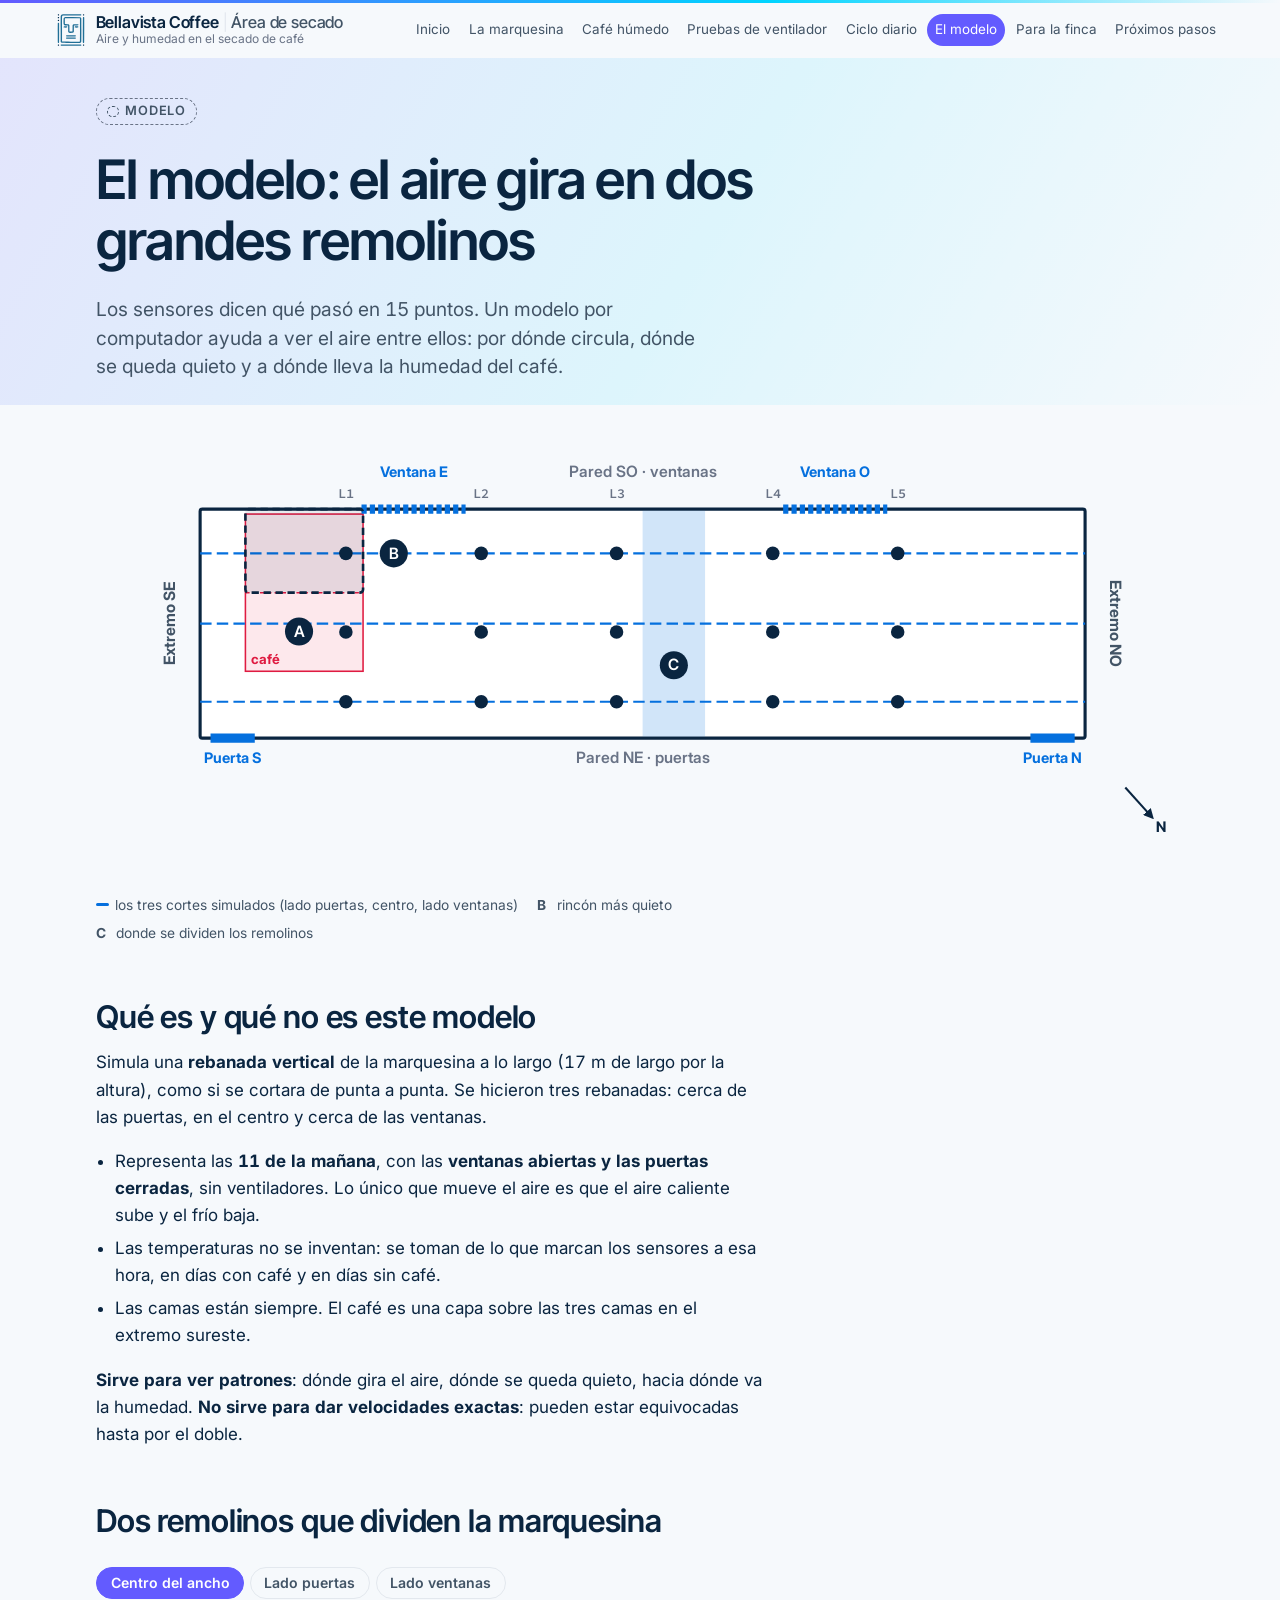
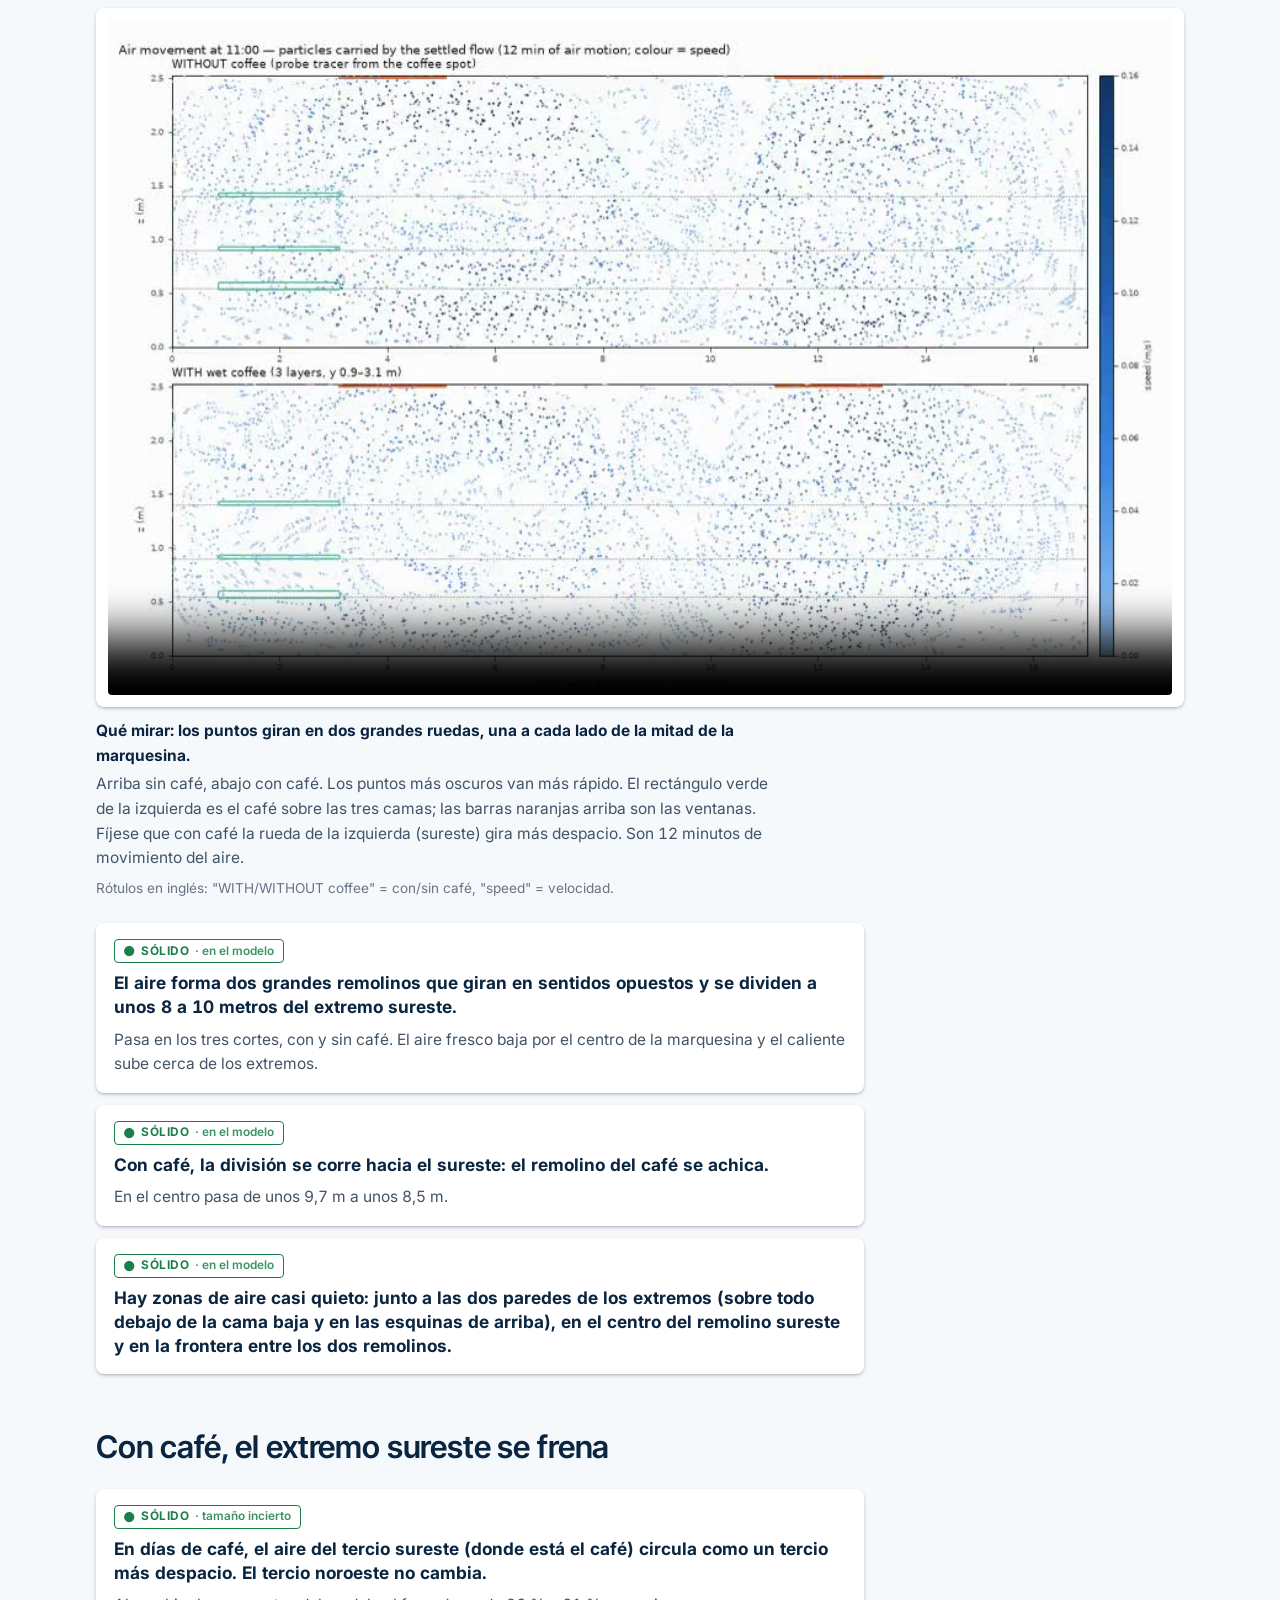
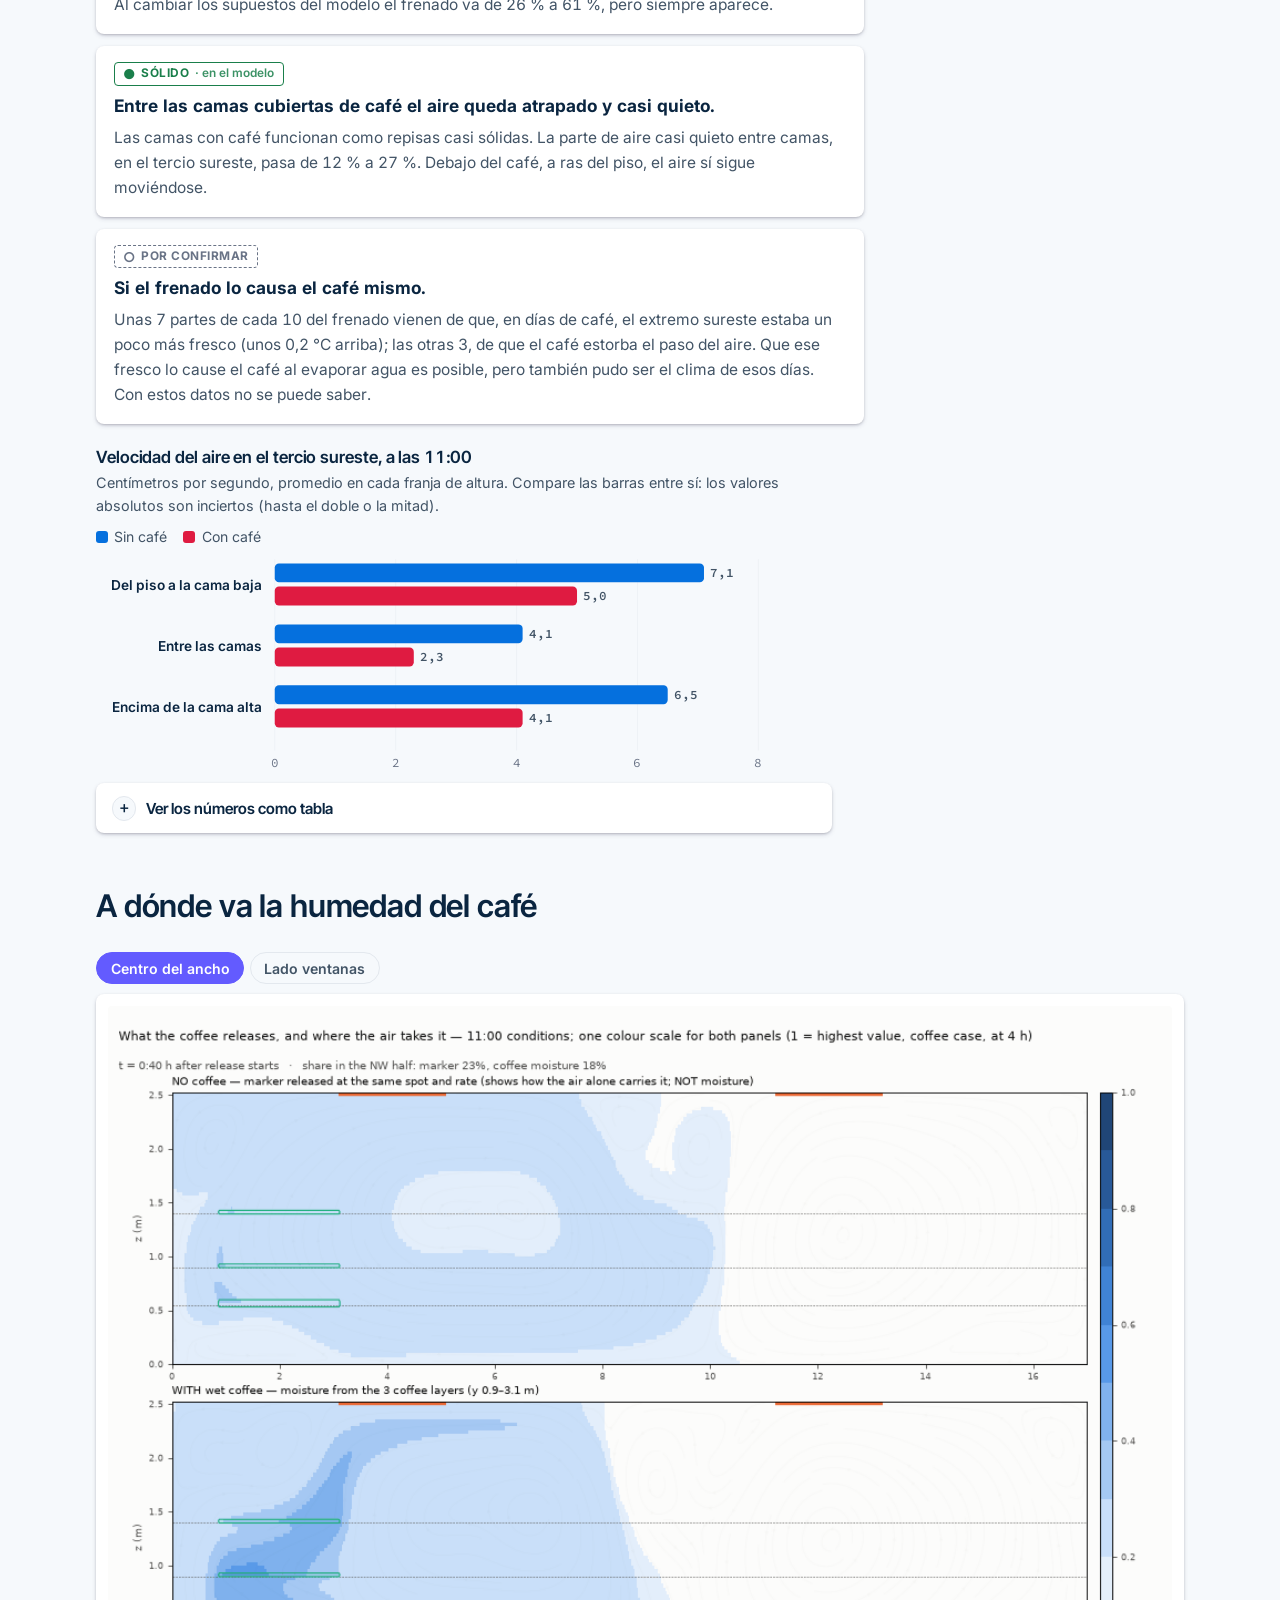
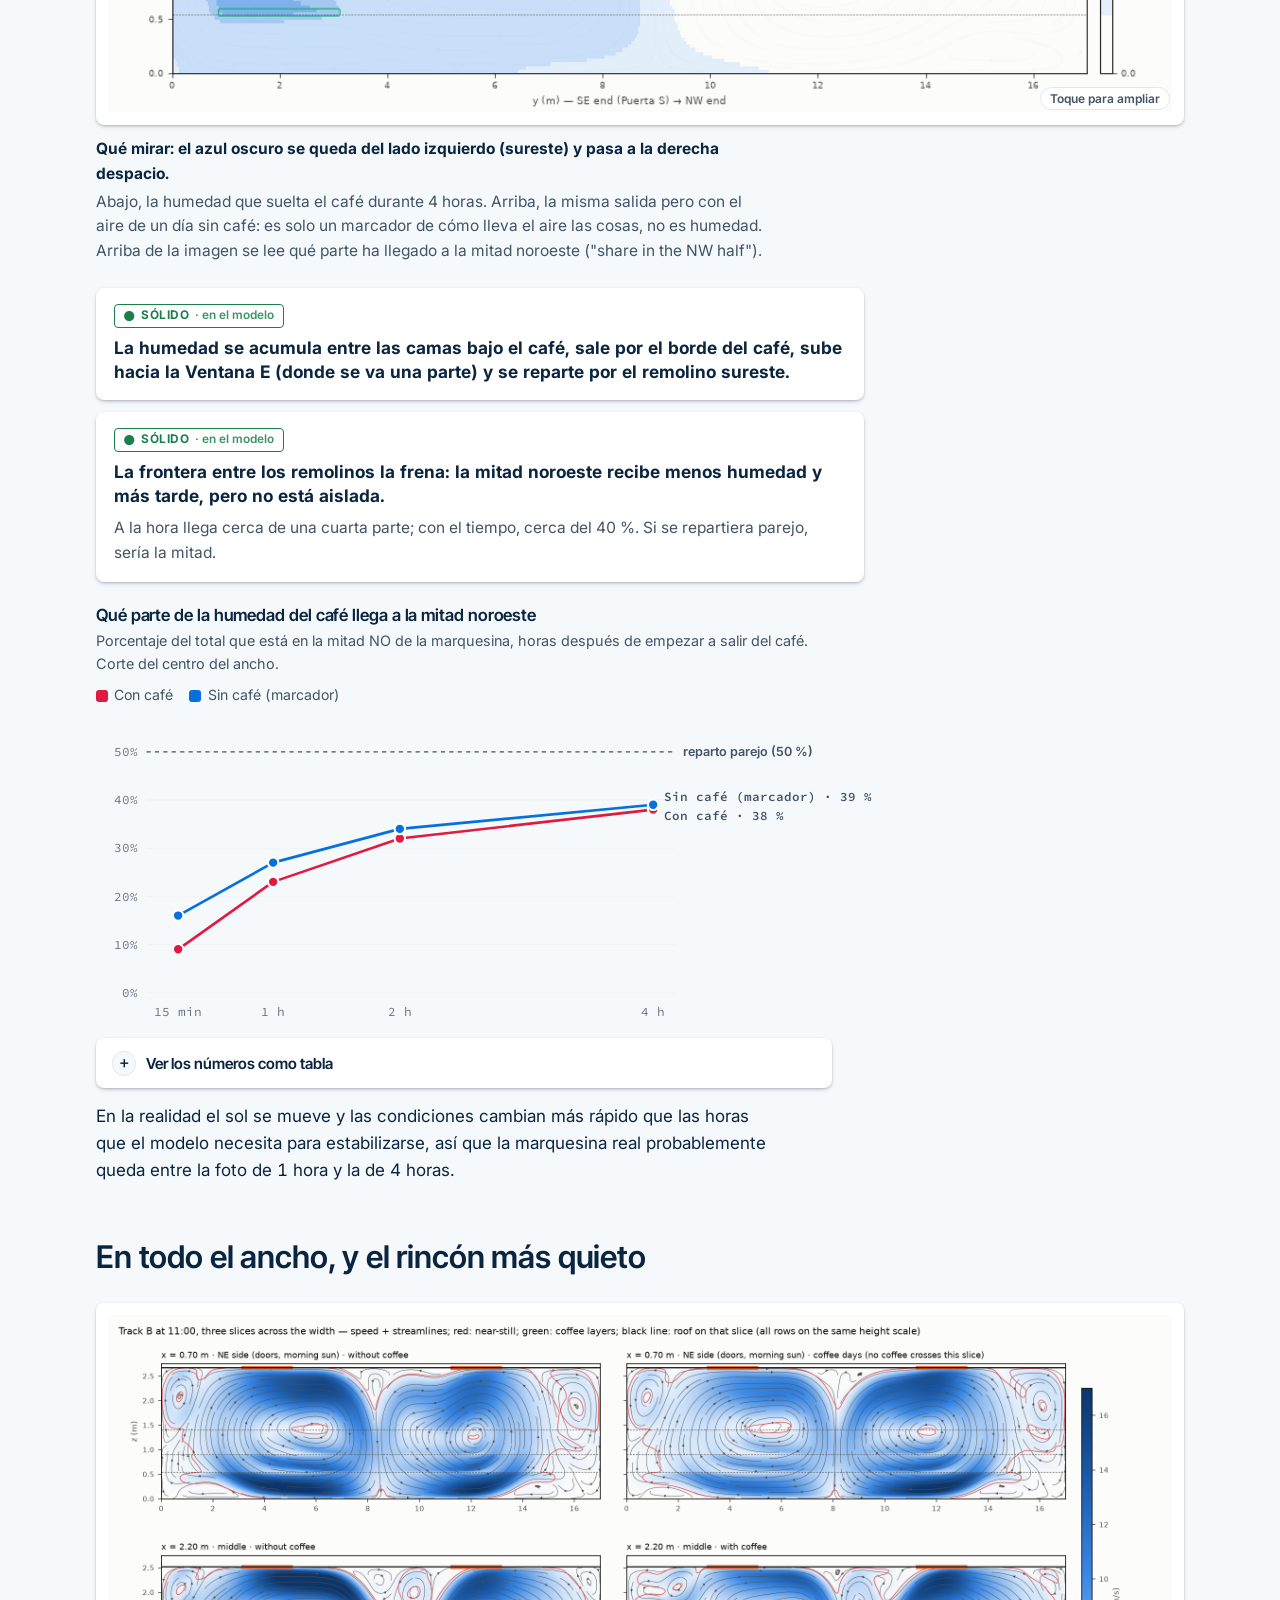
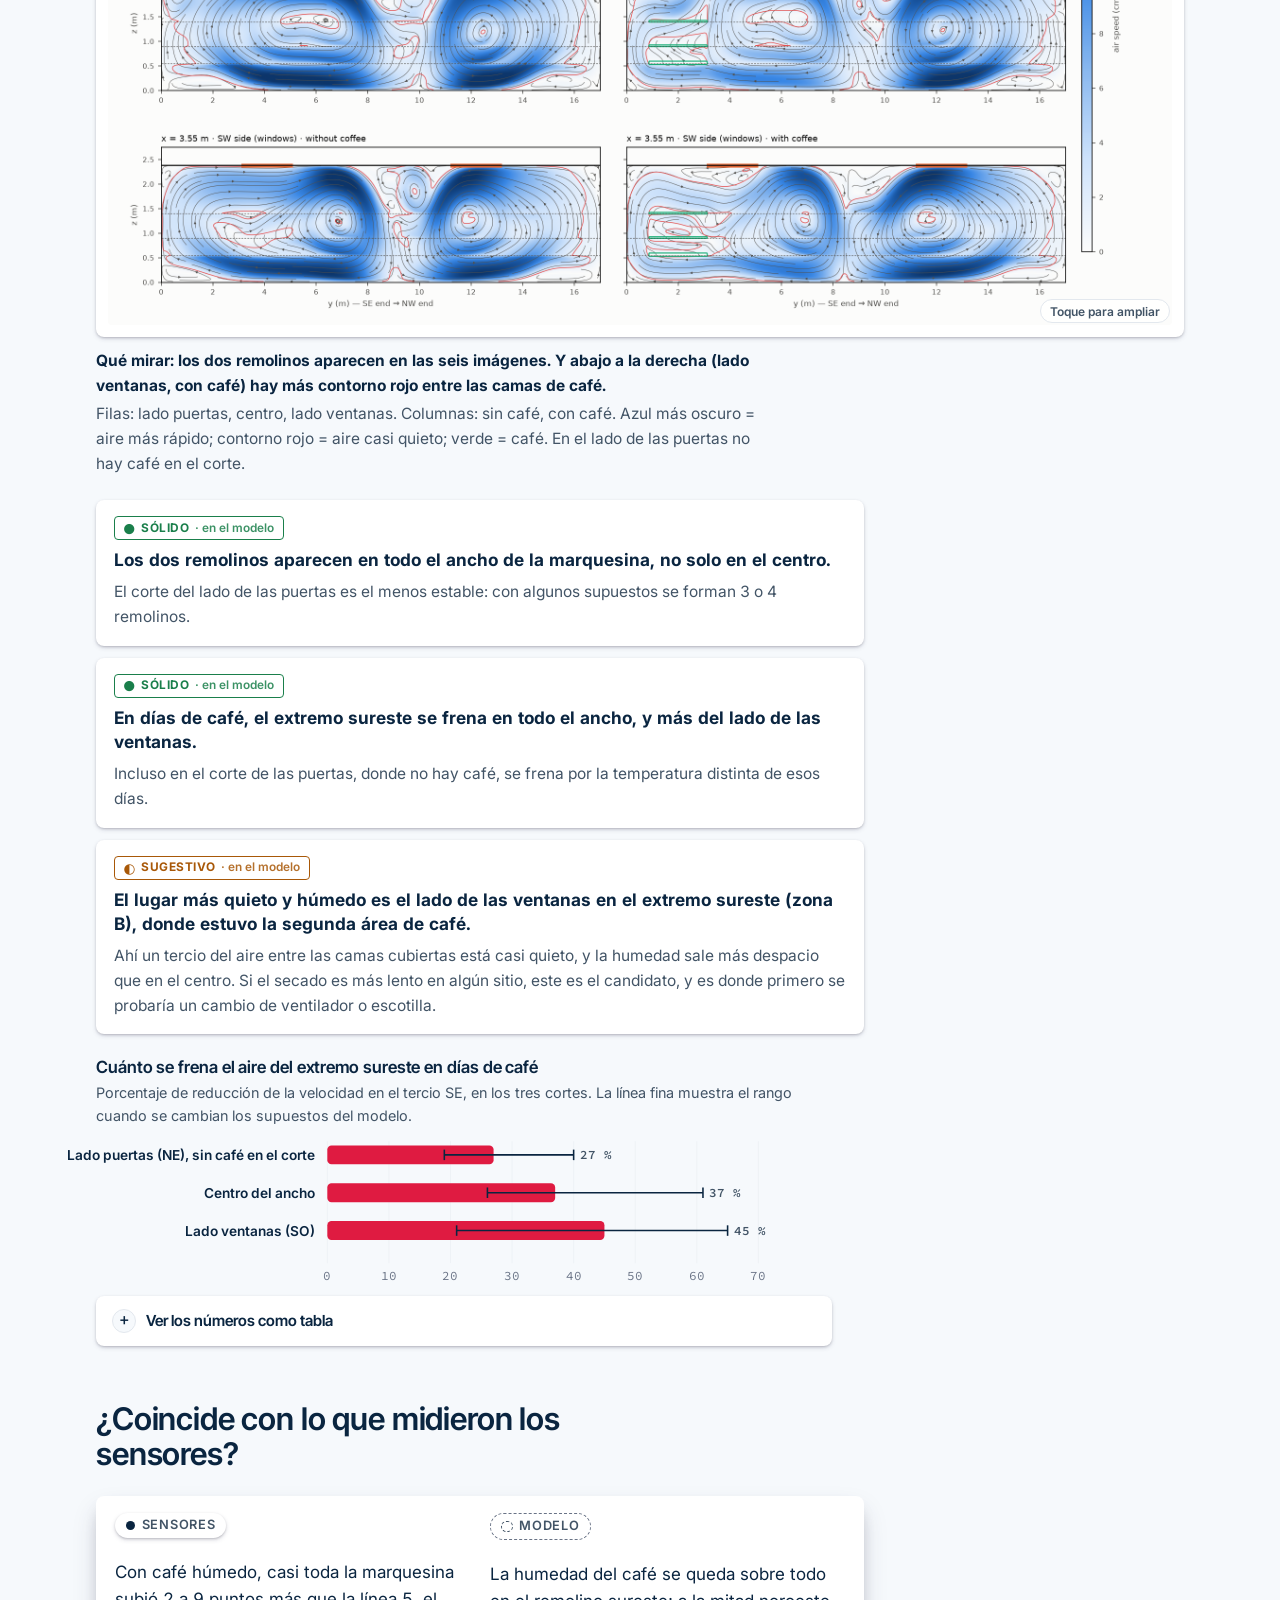
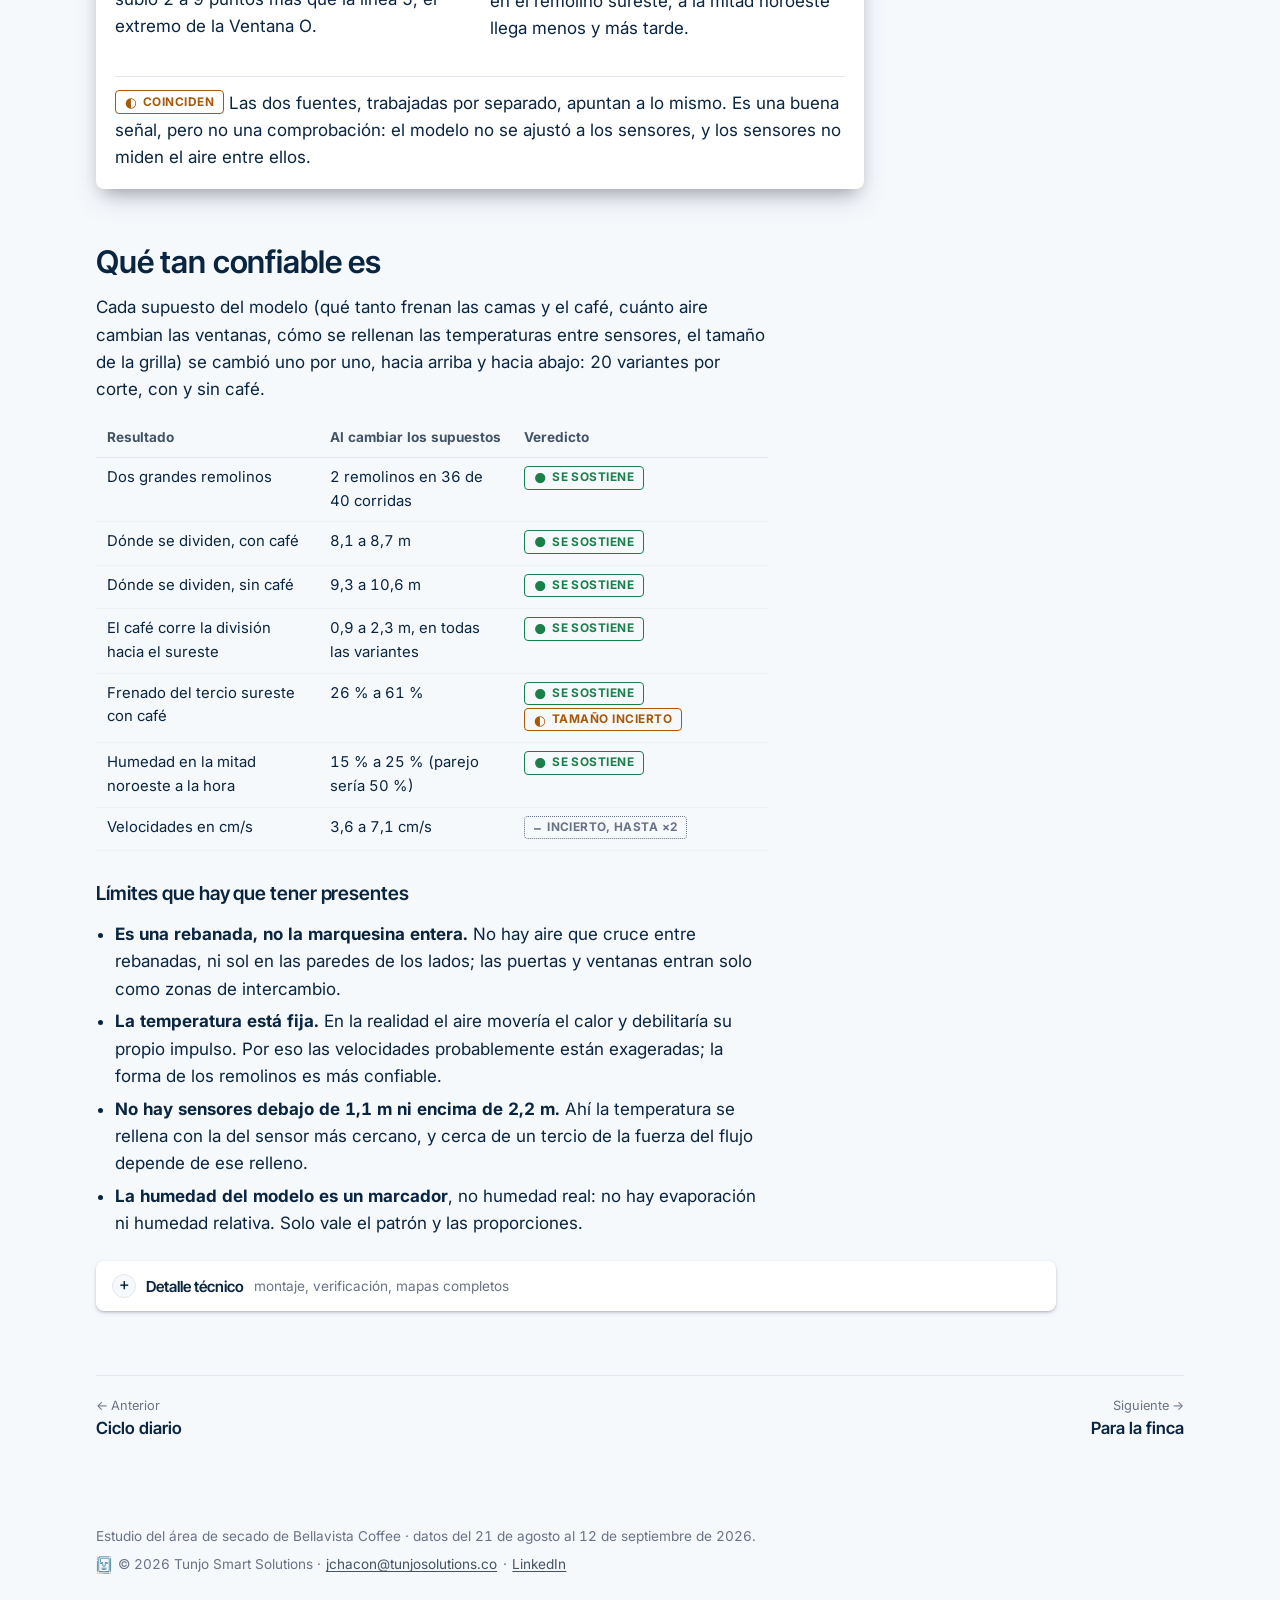
<file: modelo.html>
<!doctype html>
<html lang="es">
<head>
<meta charset="utf-8">
<meta name="viewport" content="width=device-width, initial-scale=1">
<title>El modelo · Bellavista Coffee</title>
<link rel="icon" href="assets/marca/isotipo.svg" type="image/svg+xml">
<meta name="description" content="Simulación por computador del aire de la marquesina a las 11:00, con y sin café húmedo: dos remolinos, zonas quietas y a dónde va la humedad.">
<link rel="preconnect" href="https://fonts.googleapis.com">
<link rel="preconnect" href="https://fonts.gstatic.com" crossorigin>
<link rel="stylesheet" href="https://fonts.googleapis.com/css2?family=Inter:ital,wght@0,400;0,600;1,400&family=Inter+Tight:wght@500;600&family=Source+Code+Pro:wght@400;600&display=swap">
<link rel="stylesheet" href="assets/css/style.css">
<script src="assets/js/graficos.js" defer></script>
<script src="assets/js/site.js" defer></script>
</head>
<body>
<header data-site-head></header>
<main>

  <div class="page-head">
    <div class="tags"><span class="origen origen--modelo">Modelo</span></div>
    <h1>El modelo: el aire gira en dos grandes remolinos</h1>
    <p class="lede">Los sensores dicen qué pasó en 15 puntos. Un modelo por computador ayuda a ver el aire entre ellos: por dónde circula, dónde se queda quieto y a dónde lleva la humedad del café.</p>
  </div>

  <figure class="plano" data-plano="cafe cortes division rincon" data-titulo="Plano con los tres cortes del modelo, la división entre remolinos y el rincón más quieto">
    <figcaption><div class="leyenda-plano">
      <span><i style="background:var(--air);border-radius:2px;height:3px"></i>los tres cortes simulados (lado puertas, centro, lado ventanas)</span>
      <span><b>B</b>&nbsp;rincón más quieto</span>
      <span><b>C</b>&nbsp;donde se dividen los remolinos</span>
    </div></figcaption>
  </figure>

  <section class="prose">
    <h2>Qué es y qué no es este modelo</h2>
    <p>Simula una <b>rebanada vertical</b> de la marquesina a lo largo (17 m de largo por la altura), como si se cortara de punta a punta. Se hicieron tres rebanadas: cerca de las puertas, en el centro y cerca de las ventanas.</p>
    <ul>
      <li>Representa las <b>11 de la mañana</b>, con las <b>ventanas abiertas y las puertas cerradas</b>, sin ventiladores. Lo único que mueve el aire es que el aire caliente sube y el frío baja.</li>
      <li>Las temperaturas no se inventan: se toman de lo que marcan los sensores a esa hora, en días con café y en días sin café.</li>
      <li>Las camas están siempre. El café es una capa sobre las tres camas en el extremo sureste.</li>
    </ul>
    <p><b>Sirve para ver patrones</b>: dónde gira el aire, dónde se queda quieto, hacia dónde va la humedad. <b>No sirve para dar velocidades exactas</b>: pueden estar equivocadas hasta por el doble.</p>
  </section>

  <section id="remolinos">
    <h2>Dos remolinos que dividen la marquesina</h2>
    <div class="fig fig--wide">
      <div class="tabs">
        <button aria-controls="p-centro" aria-selected="true">Centro del ancho</button>
        <button aria-controls="p-ne">Lado puertas</button>
        <button aria-controls="p-so">Lado ventanas</button>
      </div>
      <div id="p-centro" role="tabpanel"><div class="fig-frame"><video src="assets/fig/modelo/anim_particles.mp4" poster="assets/fig/modelo/anim_particles.jpg" autoplay muted loop playsinline controls preload="metadata" aria-label="Animación de partículas llevadas por el aire, corte del centro, sin y con café"></video></div></div>
      <div id="p-ne" role="tabpanel" hidden><div class="fig-frame"><video src="assets/fig/modelo/anim_particles_x070.mp4" poster="assets/fig/modelo/anim_particles_x070.jpg" muted loop playsinline controls preload="none" aria-label="Animación de partículas, corte del lado de las puertas"></video></div></div>
      <div id="p-so" role="tabpanel" hidden><div class="fig-frame"><video src="assets/fig/modelo/anim_particles_x355.mp4" poster="assets/fig/modelo/anim_particles_x355.jpg" muted loop playsinline controls preload="none" aria-label="Animación de partículas, corte del lado de las ventanas"></video></div></div>
      <figcaption>
        <span class="mirar">Qué mirar: los puntos giran en dos grandes ruedas, una a cada lado de la mitad de la marquesina.</span>
        Arriba sin café, abajo con café. Los puntos más oscuros van más rápido. El rectángulo verde de la izquierda es el café sobre las tres camas; las barras naranjas arriba son las ventanas. Fíjese que con café la rueda de la izquierda (sureste) gira más despacio. Son 12 minutos de movimiento del aire.
        <span class="en">Rótulos en inglés: "WITH/WITHOUT coffee" = con/sin café, "speed" = velocidad.</span>
      </figcaption>
    </div>

    <ul class="claims">
      <li class="claim">
        <span class="sello sello--solido">Sólido <span class="q">· en el modelo</span></span>
        <p class="claim-text">El aire forma dos grandes remolinos que giran en sentidos opuestos y se dividen a unos 8 a 10 metros del extremo sureste.</p>
        <p class="claim-more">Pasa en los tres cortes, con y sin café. El aire fresco baja por el centro de la marquesina y el caliente sube cerca de los extremos.</p>
      </li>
      <li class="claim">
        <span class="sello sello--solido">Sólido <span class="q">· en el modelo</span></span>
        <p class="claim-text">Con café, la división se corre hacia el sureste: el remolino del café se achica.</p>
        <p class="claim-more">En el centro pasa de unos 9,7 m a unos 8,5 m.</p>
      </li>
      <li class="claim">
        <span class="sello sello--solido">Sólido <span class="q">· en el modelo</span></span>
        <p class="claim-text">Hay zonas de aire casi quieto: junto a las dos paredes de los extremos (sobre todo debajo de la cama baja y en las esquinas de arriba), en el centro del remolino sureste y en la frontera entre los dos remolinos.</p>
      </li>
    </ul>
  </section>

  <section>
    <h2>Con café, el extremo sureste se frena</h2>
    <ul class="claims">
      <li class="claim">
        <span class="sello sello--solido">Sólido <span class="q">· tamaño incierto</span></span>
        <p class="claim-text">En días de café, el aire del tercio sureste (donde está el café) circula como un tercio más despacio. El tercio noroeste no cambia.</p>
        <p class="claim-more">Al cambiar los supuestos del modelo el frenado va de 26 % a 61 %, pero siempre aparece.</p>
      </li>
      <li class="claim">
        <span class="sello sello--solido">Sólido <span class="q">· en el modelo</span></span>
        <p class="claim-text">Entre las camas cubiertas de café el aire queda atrapado y casi quieto.</p>
        <p class="claim-more">Las camas con café funcionan como repisas casi sólidas. La parte de aire casi quieto entre camas, en el tercio sureste, pasa de 12 % a 27 %. Debajo del café, a ras del piso, el aire sí sigue moviéndose.</p>
      </li>
      <li class="claim">
        <span class="sello sello--confirmar">Por confirmar</span>
        <p class="claim-text">Si el frenado lo causa el café mismo.</p>
        <p class="claim-more">Unas 7 partes de cada 10 del frenado vienen de que, en días de café, el extremo sureste estaba un poco más fresco (unos 0,2 °C arriba); las otras 3, de que el café estorba el paso del aire. Que ese fresco lo cause el café al evaporar agua es posible, pero también pudo ser el clima de esos días. Con estos datos no se puede saber.</p>
      </li>
    </ul>
    <div class="chart" data-grafico="modelo-velocidad"></div>
  </section>

  <section id="humedad">
    <h2>A dónde va la humedad del café</h2>
    <div class="fig fig--wide">
      <div class="tabs">
        <button aria-controls="h-centro" aria-selected="true">Centro del ancho</button>
        <button aria-controls="h-so">Lado ventanas</button>
      </div>
      <div id="h-centro" role="tabpanel"><div class="fig-frame"><img src="assets/fig/modelo/anim_moisture_4h.gif" alt="Animación de 4 horas: la humedad sale del café y se reparte por la marquesina, corte del centro" loading="lazy"></div></div>
      <div id="h-so" role="tabpanel" hidden><div class="fig-frame"><img src="assets/fig/modelo/anim_moisture_4h_x355.gif" alt="Animación de 4 horas: la humedad sale del café, corte del lado de las ventanas" loading="lazy"></div></div>
      <figcaption>
        <span class="mirar">Qué mirar: el azul oscuro se queda del lado izquierdo (sureste) y pasa a la derecha despacio.</span>
        Abajo, la humedad que suelta el café durante 4 horas. Arriba, la misma salida pero con el aire de un día sin café: es solo un marcador de cómo lleva el aire las cosas, no es humedad. Arriba de la imagen se lee qué parte ha llegado a la mitad noroeste ("share in the NW half").
      </figcaption>
    </div>

    <ul class="claims">
      <li class="claim">
        <span class="sello sello--solido">Sólido <span class="q">· en el modelo</span></span>
        <p class="claim-text">La humedad se acumula entre las camas bajo el café, sale por el borde del café, sube hacia la Ventana E (donde se va una parte) y se reparte por el remolino sureste.</p>
      </li>
      <li class="claim">
        <span class="sello sello--solido">Sólido <span class="q">· en el modelo</span></span>
        <p class="claim-text">La frontera entre los remolinos la frena: la mitad noroeste recibe menos humedad y más tarde, pero no está aislada.</p>
        <p class="claim-more">A la hora llega cerca de una cuarta parte; con el tiempo, cerca del 40 %. Si se repartiera parejo, sería la mitad.</p>
      </li>
    </ul>
    <div class="chart" data-grafico="modelo-humedad-no"></div>
    <p class="prose">En la realidad el sol se mueve y las condiciones cambian más rápido que las horas que el modelo necesita para estabilizarse, así que la marquesina real probablemente queda entre la foto de 1 hora y la de 4 horas.</p>
  </section>

  <section id="rincon">
    <h2>En todo el ancho, y el rincón más quieto</h2>
    <figure class="fig fig--wide">
      <div class="fig-frame"><img src="assets/fig/modelo/slices_comparison.png" alt="Seis paneles: velocidad del aire y líneas de flujo en los tres cortes, sin y con café" loading="lazy"></div>
      <figcaption>
        <span class="mirar">Qué mirar: los dos remolinos aparecen en las seis imágenes. Y abajo a la derecha (lado ventanas, con café) hay más contorno rojo entre las camas de café.</span>
        Filas: lado puertas, centro, lado ventanas. Columnas: sin café, con café. Azul más oscuro = aire más rápido; contorno rojo = aire casi quieto; verde = café. En el lado de las puertas no hay café en el corte.
      </figcaption>
    </figure>

    <ul class="claims">
      <li class="claim">
        <span class="sello sello--solido">Sólido <span class="q">· en el modelo</span></span>
        <p class="claim-text">Los dos remolinos aparecen en todo el ancho de la marquesina, no solo en el centro.</p>
        <p class="claim-more">El corte del lado de las puertas es el menos estable: con algunos supuestos se forman 3 o 4 remolinos.</p>
      </li>
      <li class="claim">
        <span class="sello sello--solido">Sólido <span class="q">· en el modelo</span></span>
        <p class="claim-text">En días de café, el extremo sureste se frena en todo el ancho, y más del lado de las ventanas.</p>
        <p class="claim-more">Incluso en el corte de las puertas, donde no hay café, se frena por la temperatura distinta de esos días.</p>
      </li>
      <li class="claim">
        <span class="sello sello--sugestivo">Sugestivo <span class="q">· en el modelo</span></span>
        <p class="claim-text">El lugar más quieto y húmedo es el lado de las ventanas en el extremo sureste (zona B), donde estuvo la segunda área de café.</p>
        <p class="claim-more">Ahí un tercio del aire entre las camas cubiertas está casi quieto, y la humedad sale más despacio que en el centro. Si el secado es más lento en algún sitio, este es el candidato, y es donde primero se probaría un cambio de ventilador o escotilla.</p>
      </li>
    </ul>
    <div class="chart" data-grafico="modelo-cortes"></div>
  </section>

  <section>
    <h2>¿Coincide con lo que midieron los sensores?</h2>
    <div class="cruce">
      <div><span class="origen origen--sensores">Sensores</span><p>Con café húmedo, casi toda la marquesina subió 2 a 9 puntos más que la línea 5, el extremo de la Ventana O.</p></div>
      <div><span class="origen origen--modelo">Modelo</span><p>La humedad del café se queda sobre todo en el remolino sureste; a la mitad noroeste llega menos y más tarde.</p></div>
      <p class="veredicto"><span class="sello sello--sugestivo">Coinciden</span> Las dos fuentes, trabajadas por separado, apuntan a lo mismo. Es una buena señal, pero no una comprobación: el modelo no se ajustó a los sensores, y los sensores no miden el aire entre ellos.</p>
    </div>
  </section>

  <section>
    <h2>Qué tan confiable es</h2>
    <p class="prose">Cada supuesto del modelo (qué tanto frenan las camas y el café, cuánto aire cambian las ventanas, cómo se rellenan las temperaturas entre sensores, el tamaño de la grilla) se cambió uno por uno, hacia arriba y hacia abajo: 20 variantes por corte, con y sin café.</p>
    <div class="tabla-wrap prose"><table>
      <thead><tr><th>Resultado</th><th>Al cambiar los supuestos</th><th>Veredicto</th></tr></thead>
      <tbody>
        <tr><td>Dos grandes remolinos</td><td>2 remolinos en 36 de 40 corridas</td><td><span class="sello sello--solido">Se sostiene</span></td></tr>
        <tr><td>Dónde se dividen, con café</td><td>8,1 a 8,7 m</td><td><span class="sello sello--solido">Se sostiene</span></td></tr>
        <tr><td>Dónde se dividen, sin café</td><td>9,3 a 10,6 m</td><td><span class="sello sello--solido">Se sostiene</span></td></tr>
        <tr><td>El café corre la división hacia el sureste</td><td>0,9 a 2,3 m, en todas las variantes</td><td><span class="sello sello--solido">Se sostiene</span></td></tr>
        <tr><td>Frenado del tercio sureste con café</td><td>26 % a 61 %</td><td><span class="sello sello--solido">Se sostiene</span> <span class="sello sello--sugestivo">tamaño incierto</span></td></tr>
        <tr><td>Humedad en la mitad noroeste a la hora</td><td>15 % a 25 % (parejo sería 50 %)</td><td><span class="sello sello--solido">Se sostiene</span></td></tr>
        <tr><td>Velocidades en cm/s</td><td>3,6 a 7,1 cm/s</td><td><span class="sello sello--sinrespaldo">Incierto, hasta ×2</span></td></tr>
      </tbody>
    </table></div>
    <h3>Límites que hay que tener presentes</h3>
    <ul class="prose">
      <li><b>Es una rebanada, no la marquesina entera.</b> No hay aire que cruce entre rebanadas, ni sol en las paredes de los lados; las puertas y ventanas entran solo como zonas de intercambio.</li>
      <li><b>La temperatura está fija.</b> En la realidad el aire movería el calor y debilitaría su propio impulso. Por eso las velocidades probablemente están exageradas; la forma de los remolinos es más confiable.</li>
      <li><b>No hay sensores debajo de 1,1 m ni encima de 2,2 m.</b> Ahí la temperatura se rellena con la del sensor más cercano, y cerca de un tercio de la fuerza del flujo depende de ese relleno.</li>
      <li><b>La humedad del modelo es un marcador</b>, no humedad real: no hay evaporación ni humedad relativa. Solo vale el patrón y las proporciones.</li>
    </ul>
  </section>

  <details class="tecnico">
    <summary>Detalle técnico <span class="sub">montaje, verificación, mapas completos</span></summary>
    <div class="body">
      <div class="tabla-wrap"><table>
        <thead><tr><th>Elemento</th><th>Cómo se representa</th></tr></thead>
        <tbody>
          <tr><td>Corte</td><td>Plano vertical a x = 2,2 m (más x = 0,70 y 3,55 m), 17 m × 2,525 m (techo plano en ese corte), 512 × 76 celdas de 3,3 cm</td></tr>
          <tr><td>Temperatura</td><td>Fija; interpolada de los promedios de los 15 sensores a las 11:00 (relativos a la mediana). Sin café = días sin café; con café = 25 ago – 7 sep</td></tr>
          <tr><td>Motor del flujo</td><td>Solo flotabilidad (Boussinesq), sin ventiladores</td></tr>
          <tr><td>Camas</td><td>Tres capas porosas delgadas a 0,55 / 0,90 / 1,40 m; frenan más el flujo vertical (2 s⁻¹) que el horizontal (0,5 s⁻¹)</td></tr>
          <tr><td>Café</td><td>Capa de ~2 cm en cada cama, 3,4 m² por cama, y = 0,87–3,13 m; franja porosa densa (50 s⁻¹) que suelta humedad por igual en cada capa</td></tr>
          <tr><td>Ventanas</td><td>Intercambian humedad con el aire de afuera (0,005 s⁻¹, estimación de ventilación por un solo lado). Puertas cerradas</td></tr>
          <tr><td>Turbulencia</td><td>Viscosidad de fondo 2×10⁻⁴ m²/s + modelo de Smagorinsky de AeroJAX</td></tr>
        </tbody>
      </table></div>
      <p><b>Verificaciones del solver.</b> Temperatura uniforme → el aire queda quieto. Solo estratificación caliente arriba → sin flujo falso (~10⁻⁹ m/s). Una mitad caliente → una sola celda girando hacia el lado correcto. Masa conservada hasta el redondeo. El flujo se estabiliza en ~5 minutos simulados; la humedad se corre 4 horas. Malla convergida en 512 celdas (1024 cambia las velocidades +2,5 %); a 1024 llega un poco menos humedad al noroeste (20 % contra 23 %), así que la mitad noroeste real probablemente está algo <i>más</i> separada de lo que muestra el modelo.</p>
      <p><b>Por qué se frena.</b> Corridas cruzadas, velocidad media del tercio SE: temperaturas sin café y sin bloque 5,9 cm/s; con el bloque de café 5,2 (−11 %); temperaturas de días de café sin bloque 4,3 (−27 %); ambas 3,7 (−37 %).</p>
      <p><b>Herramientas.</b> Solver 2D propio en JAX; de AeroJAX solo se usa el modelo de turbulencia.</p>
      <figure class="fig">
        <div class="fig-frame"><img src="assets/fig/modelo/domain_check.png" alt="Geometría del corte del modelo: camas, aberturas y sensores" loading="lazy"></div>
        <figcaption><span class="mirar">Lo que ve el modelo en el corte del centro.</span>Las tres camas (líneas punteadas), las puertas (azul) y las ventanas (naranja) proyectadas desde las paredes de los lados, y los sensores más cercanos.</figcaption>
      </figure>
      <figure class="fig">
        <div class="fig-frame"><img src="assets/fig/modelo/sensitivity_summary.png" alt="Resultado de cambiar cada supuesto del modelo, uno a la vez" loading="lazy"></div>
        <figcaption>
          <span class="mirar">Cada fila es un supuesto cambiado; la línea vertical negra es el resultado base.</span>
          Los cuatro paneles de arriba: dónde se dividen los remolinos (casi no se mueve), cuánto frena el café (varía, pero siempre frena), qué parte de la humedad llega al noroeste en 1 hora (siempre lejos del 50 %) y la velocidad (la más incierta). Abajo, la forma de los remolinos a lo largo de la marquesina en todas las variantes: casi iguales.
          <span class="en">Rótulos en inglés: "bed drag" = freno de las camas, "coffee footprint" = área del café, "window exchange" = intercambio por ventanas, "T interp" = cómo se rellenan las temperaturas, "grid" = grilla.</span>
        </figcaption>
      </figure>
      <div class="tabs" style="margin-top:1.1rem">
        <button aria-controls="m-con" aria-selected="true">Mapa con café</button>
        <button aria-controls="m-sin">Mapa sin café</button>
        <button aria-controls="m-dif">Diferencias</button>
      </div>
      <figure class="fig" id="m-con" role="tabpanel"><div class="fig-frame"><img src="assets/fig/modelo/coffee_map_coffee.png" alt="Mapa completo con café: temperatura, velocidad y humedad" loading="lazy"></div>
        <figcaption><span class="mirar">Tres paneles: temperatura que se impone (arriba), velocidad con líneas de flujo (medio) y humedad del café a las 4 h (abajo).</span>El núcleo frío a 1,2 m en el centro es lo que hace bajar el aire ahí.</figcaption></figure>
      <figure class="fig" id="m-sin" role="tabpanel" hidden><div class="fig-frame"><img src="assets/fig/modelo/coffee_map_no_coffee.png" alt="Mapa completo sin café: temperatura, velocidad y marcador" loading="lazy"></div>
        <figcaption><span class="mirar">Los mismos paneles, sin café.</span>Abajo, el "marcador" sale del mismo sitio que el café pero no es humedad: muestra cómo reparte el aire.</figcaption></figure>
      <figure class="fig" id="m-dif" role="tabpanel" hidden><div class="fig-frame"><img src="assets/fig/modelo/coffee_map_compare.png" alt="Diferencias entre con y sin café: temperatura, velocidad y zonas quietas" loading="lazy"></div>
        <figcaption><span class="mirar">Con café menos sin café.</span>Arriba, el extremo SE más fresco y el NO más caliente en días de café. En el medio, azul = el aire va más lento con café. Abajo, zonas casi quietas: azul sin café, rosado con café, morado en ambos casos.</figcaption></figure>
    </div>
  </details>

  <nav data-pager></nav>
</main>
<footer class="site-foot">
  <p>Estudio del área de secado de Bellavista Coffee · datos del 21 de agosto al 12 de septiembre de 2026.</p>
  <p class="credito"><img src="assets/marca/isotipo.svg" alt="" width="18" height="21"> © 2026 Tunjo Smart Solutions · <a href="mailto:jchacon@tunjosolutions.co">jchacon@tunjosolutions.co</a> · <a href="https://co.linkedin.com/company/tunjosolutions" rel="noopener">LinkedIn</a></p>
</footer>
</body>
</html>
</file>
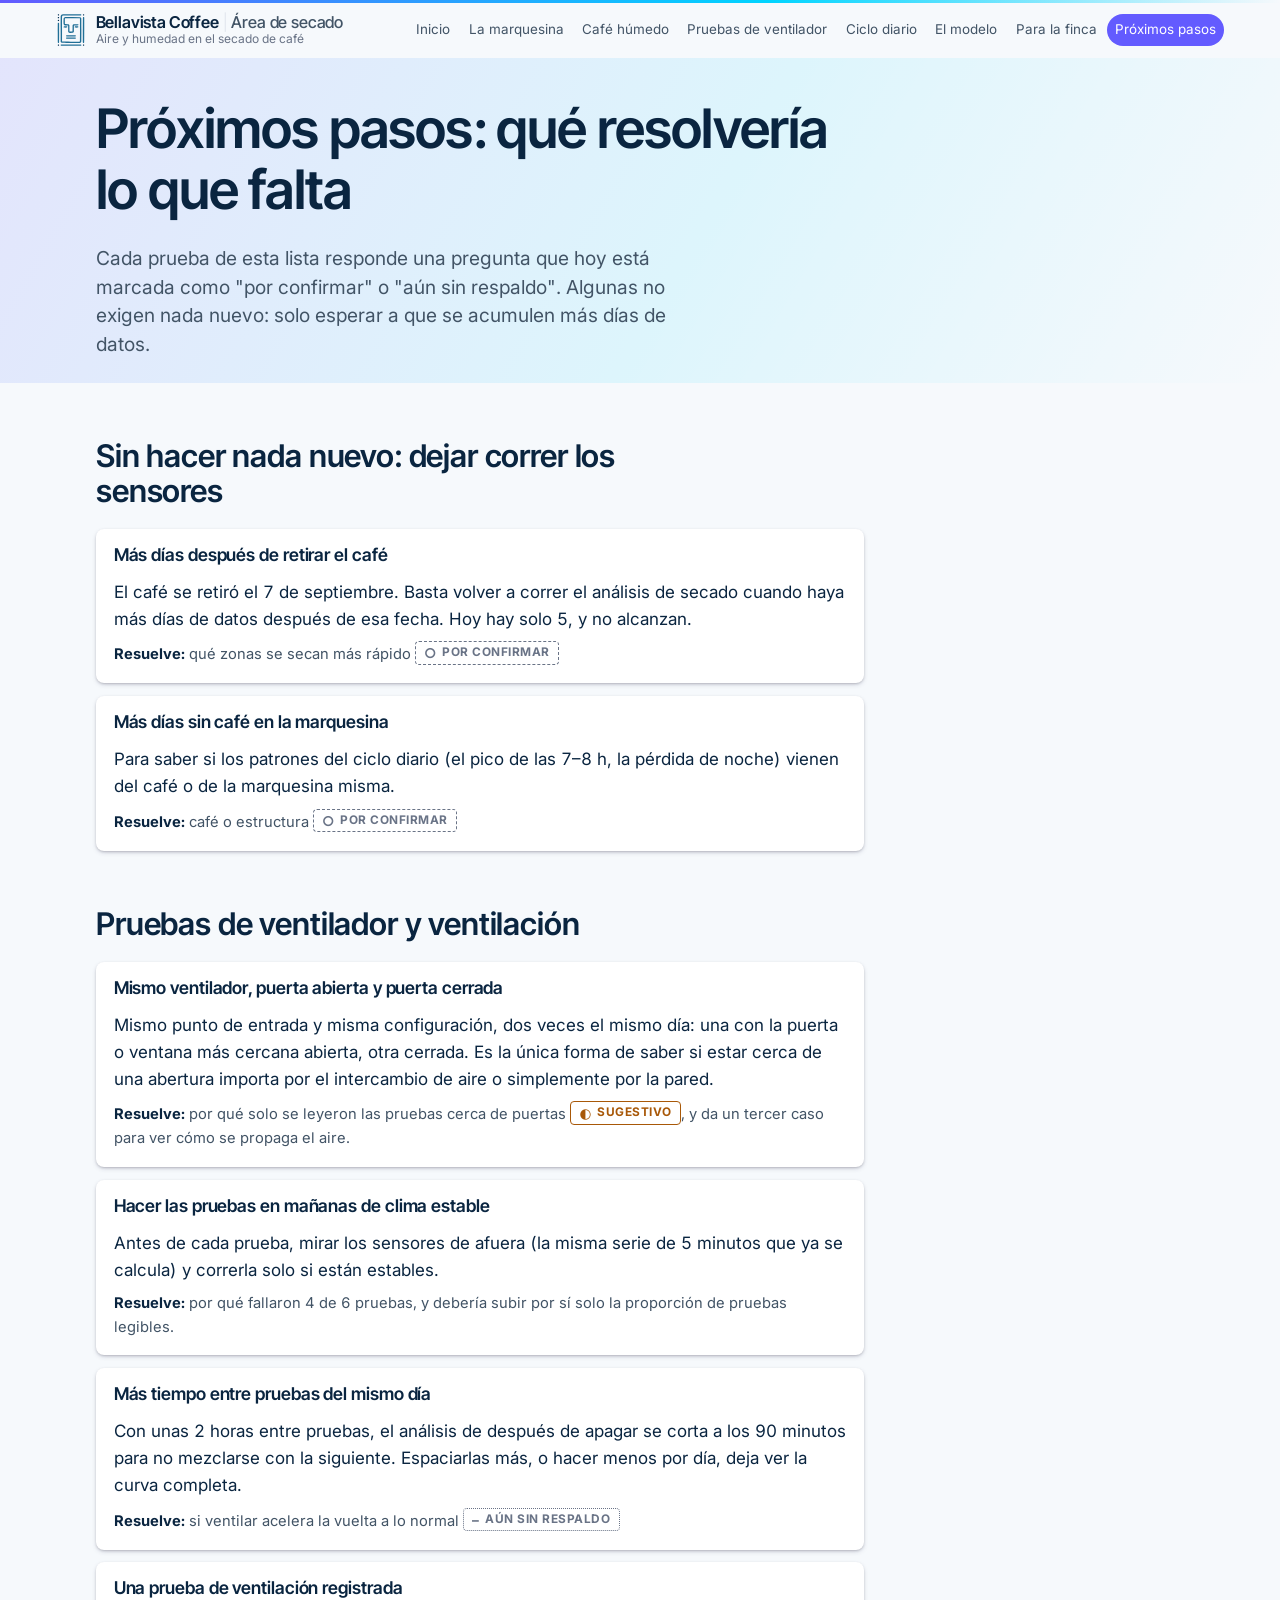
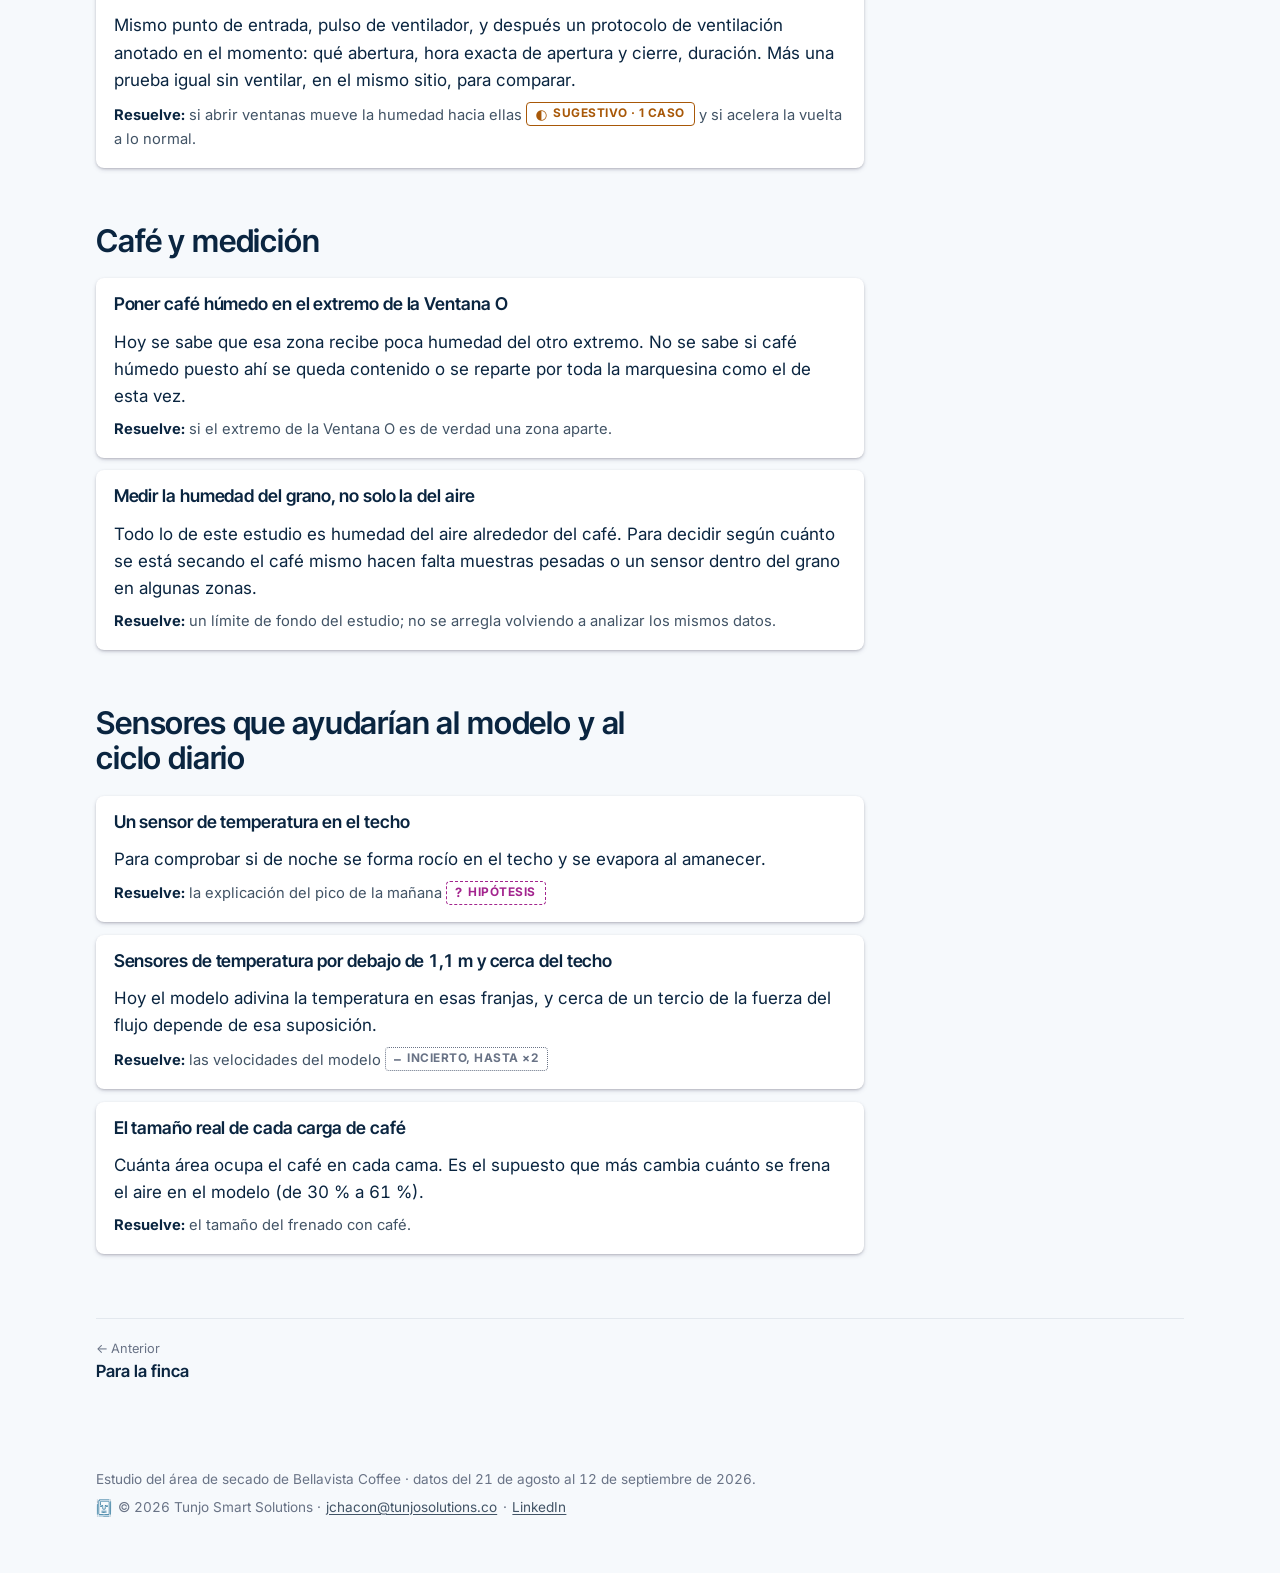
<file: proximos-pasos.html>
<!doctype html>
<html lang="es">
<head>
<meta charset="utf-8">
<meta name="viewport" content="width=device-width, initial-scale=1">
<title>Próximos pasos · Bellavista Coffee</title>
<link rel="icon" href="assets/marca/isotipo.svg" type="image/svg+xml">
<meta name="description" content="Las pruebas y mediciones que resolverían las preguntas que el estudio deja abiertas.">
<link rel="preconnect" href="https://fonts.googleapis.com">
<link rel="preconnect" href="https://fonts.gstatic.com" crossorigin>
<link rel="stylesheet" href="https://fonts.googleapis.com/css2?family=Inter:ital,wght@0,400;0,600;1,400&family=Inter+Tight:wght@500;600&family=Source+Code+Pro:wght@400;600&display=swap">
<link rel="stylesheet" href="assets/css/style.css">
<script src="assets/js/graficos.js" defer></script>
<script src="assets/js/site.js" defer></script>
</head>
<body>
<header data-site-head></header>
<main>

  <div class="page-head">
    <h1>Próximos pasos: qué resolvería lo que falta</h1>
    <p class="lede">Cada prueba de esta lista responde una pregunta que hoy está marcada como "por confirmar" o "aún sin respaldo". Algunas no exigen nada nuevo: solo esperar a que se acumulen más días de datos.</p>
  </div>

  <section>
    <h2>Sin hacer nada nuevo: dejar correr los sensores</h2>
    <ol class="exp">
      <li>
        <h3>Más días después de retirar el café</h3>
        <p>El café se retiró el 7 de septiembre. Basta volver a correr el análisis de secado cuando haya más días de datos después de esa fecha. Hoy hay solo 5, y no alcanzan.</p>
        <p class="resuelve"><b>Resuelve:</b> qué zonas se secan más rápido <span class="sello sello--confirmar">Por confirmar</span></p>
      </li>
      <li>
        <h3>Más días sin café en la marquesina</h3>
        <p>Para saber si los patrones del ciclo diario (el pico de las 7–8 h, la pérdida de noche) vienen del café o de la marquesina misma.</p>
        <p class="resuelve"><b>Resuelve:</b> café o estructura <span class="sello sello--confirmar">Por confirmar</span></p>
      </li>
    </ol>
  </section>

  <section>
    <h2>Pruebas de ventilador y ventilación</h2>
    <ol class="exp">
      <li>
        <h3>Mismo ventilador, puerta abierta y puerta cerrada</h3>
        <p>Mismo punto de entrada y misma configuración, dos veces el mismo día: una con la puerta o ventana más cercana abierta, otra cerrada. Es la única forma de saber si estar cerca de una abertura importa por el intercambio de aire o simplemente por la pared.</p>
        <p class="resuelve"><b>Resuelve:</b> por qué solo se leyeron las pruebas cerca de puertas <span class="sello sello--sugestivo">Sugestivo</span>, y da un tercer caso para ver cómo se propaga el aire.</p>
      </li>
      <li>
        <h3>Hacer las pruebas en mañanas de clima estable</h3>
        <p>Antes de cada prueba, mirar los sensores de afuera (la misma serie de 5 minutos que ya se calcula) y correrla solo si están estables.</p>
        <p class="resuelve"><b>Resuelve:</b> por qué fallaron 4 de 6 pruebas, y debería subir por sí solo la proporción de pruebas legibles.</p>
      </li>
      <li>
        <h3>Más tiempo entre pruebas del mismo día</h3>
        <p>Con unas 2 horas entre pruebas, el análisis de después de apagar se corta a los 90 minutos para no mezclarse con la siguiente. Espaciarlas más, o hacer menos por día, deja ver la curva completa.</p>
        <p class="resuelve"><b>Resuelve:</b> si ventilar acelera la vuelta a lo normal <span class="sello sello--sinrespaldo">Aún sin respaldo</span></p>
      </li>
      <li>
        <h3>Una prueba de ventilación registrada</h3>
        <p>Mismo punto de entrada, pulso de ventilador, y después un protocolo de ventilación anotado en el momento: qué abertura, hora exacta de apertura y cierre, duración. Más una prueba igual sin ventilar, en el mismo sitio, para comparar.</p>
        <p class="resuelve"><b>Resuelve:</b> si abrir ventanas mueve la humedad hacia ellas <span class="sello sello--sugestivo">Sugestivo · 1 caso</span> y si acelera la vuelta a lo normal.</p>
      </li>
    </ol>
  </section>

  <section>
    <h2>Café y medición</h2>
    <ol class="exp">
      <li>
        <h3>Poner café húmedo en el extremo de la Ventana O</h3>
        <p>Hoy se sabe que esa zona recibe poca humedad del otro extremo. No se sabe si café húmedo puesto ahí se queda contenido o se reparte por toda la marquesina como el de esta vez.</p>
        <p class="resuelve"><b>Resuelve:</b> si el extremo de la Ventana O es de verdad una zona aparte.</p>
      </li>
      <li>
        <h3>Medir la humedad del grano, no solo la del aire</h3>
        <p>Todo lo de este estudio es humedad del aire alrededor del café. Para decidir según cuánto se está secando el café mismo hacen falta muestras pesadas o un sensor dentro del grano en algunas zonas.</p>
        <p class="resuelve"><b>Resuelve:</b> un límite de fondo del estudio; no se arregla volviendo a analizar los mismos datos.</p>
      </li>
    </ol>
  </section>

  <section>
    <h2>Sensores que ayudarían al modelo y al ciclo diario</h2>
    <ol class="exp">
      <li>
        <h3>Un sensor de temperatura en el techo</h3>
        <p>Para comprobar si de noche se forma rocío en el techo y se evapora al amanecer.</p>
        <p class="resuelve"><b>Resuelve:</b> la explicación del pico de la mañana <span class="sello sello--hipotesis">Hipótesis</span></p>
      </li>
      <li>
        <h3>Sensores de temperatura por debajo de 1,1 m y cerca del techo</h3>
        <p>Hoy el modelo adivina la temperatura en esas franjas, y cerca de un tercio de la fuerza del flujo depende de esa suposición.</p>
        <p class="resuelve"><b>Resuelve:</b> las velocidades del modelo <span class="sello sello--sinrespaldo">Incierto, hasta ×2</span></p>
      </li>
      <li>
        <h3>El tamaño real de cada carga de café</h3>
        <p>Cuánta área ocupa el café en cada cama. Es el supuesto que más cambia cuánto se frena el aire en el modelo (de 30 % a 61 %).</p>
        <p class="resuelve"><b>Resuelve:</b> el tamaño del frenado con café.</p>
      </li>
    </ol>
  </section>

  <nav data-pager></nav>
</main>
<footer class="site-foot">
  <p>Estudio del área de secado de Bellavista Coffee · datos del 21 de agosto al 12 de septiembre de 2026.</p>
  <p class="credito"><img src="assets/marca/isotipo.svg" alt="" width="18" height="21"> © 2026 Tunjo Smart Solutions · <a href="mailto:jchacon@tunjosolutions.co">jchacon@tunjosolutions.co</a> · <a href="https://co.linkedin.com/company/tunjosolutions" rel="noopener">LinkedIn</a></p>
</footer>
</body>
</html>
</file>
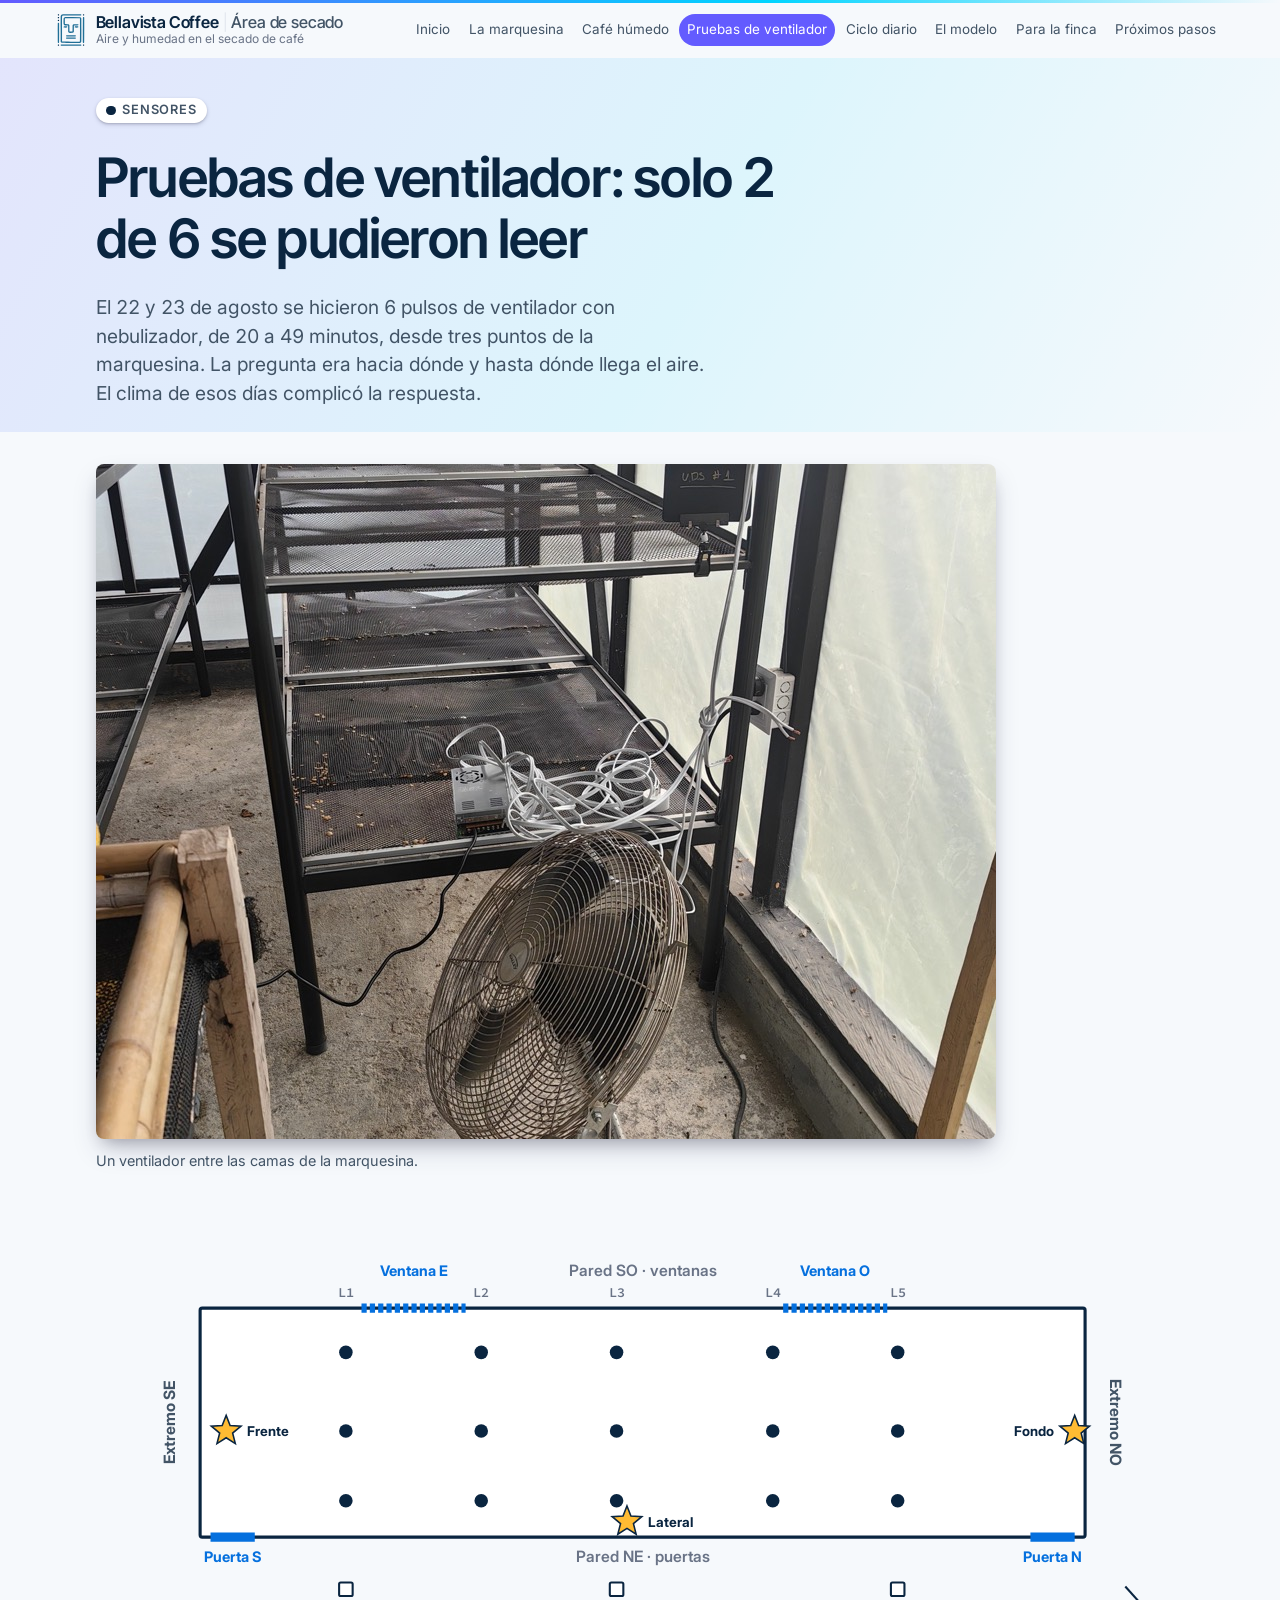
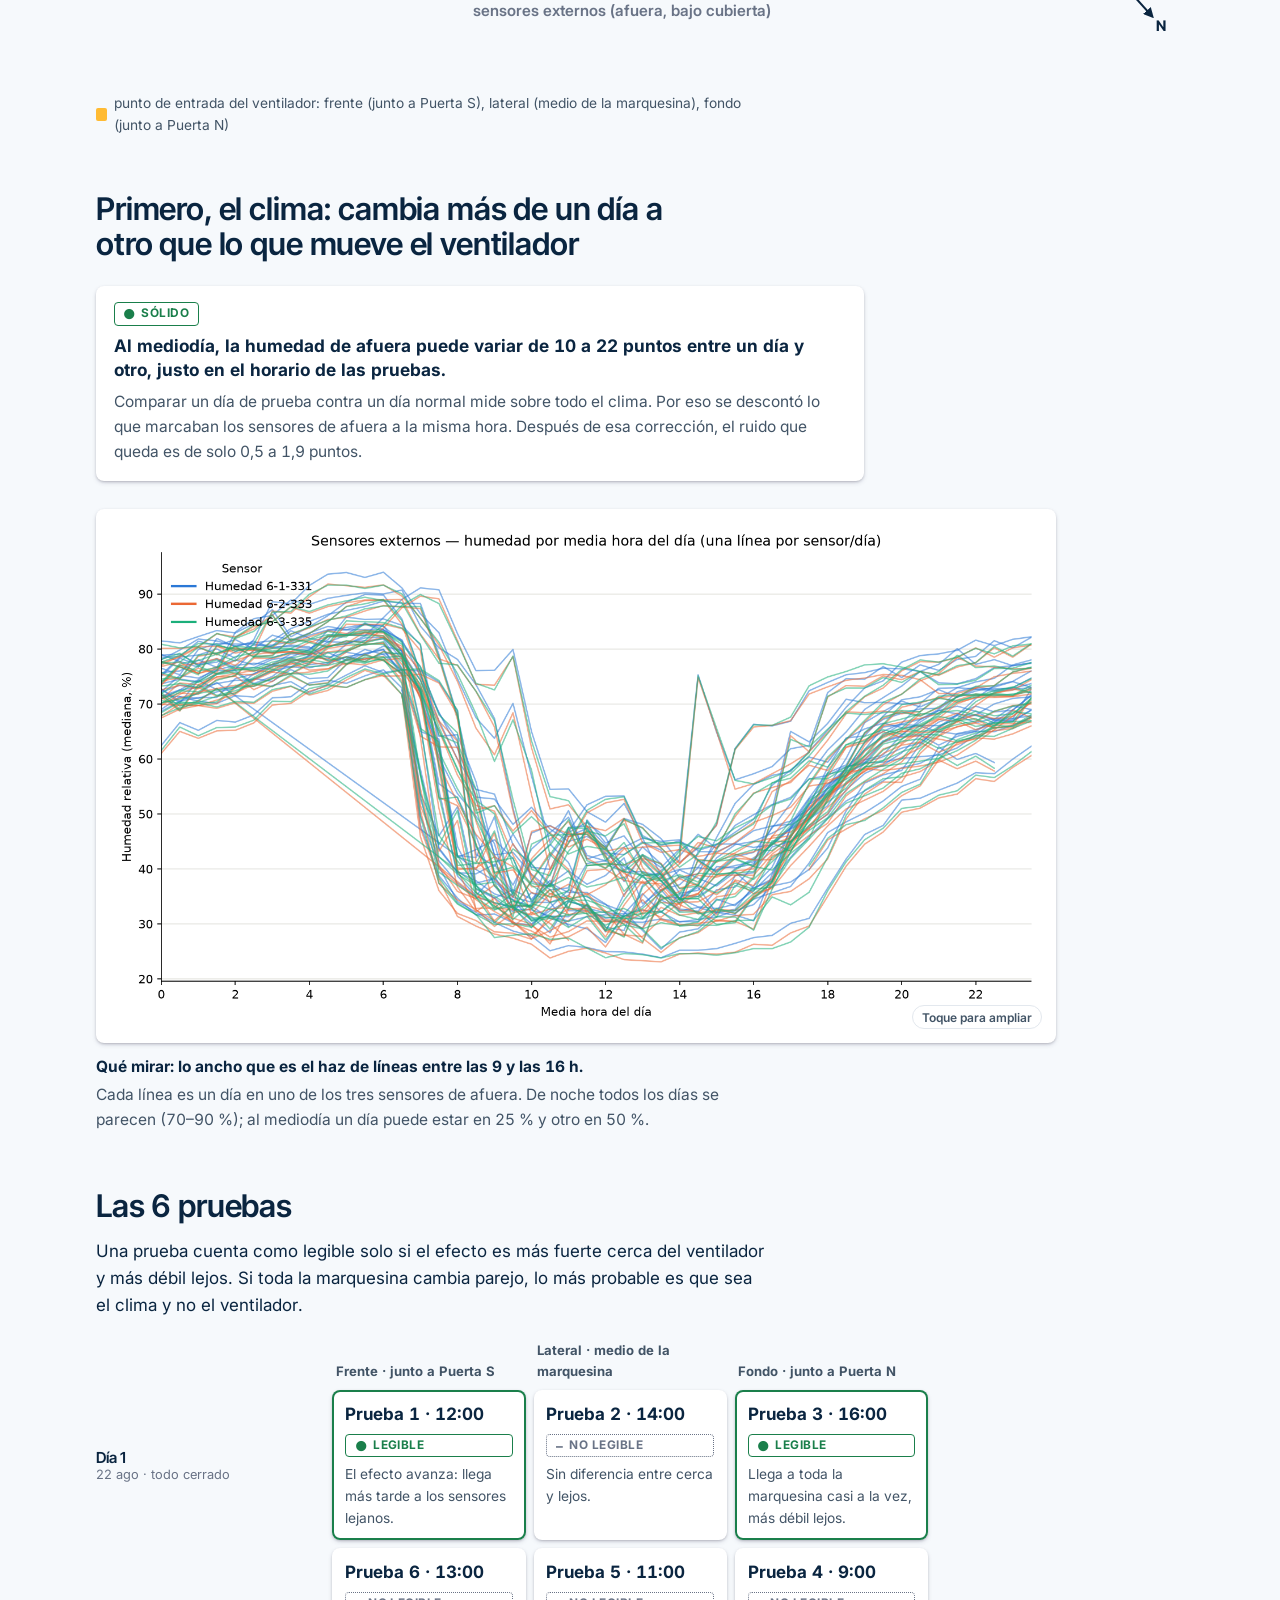
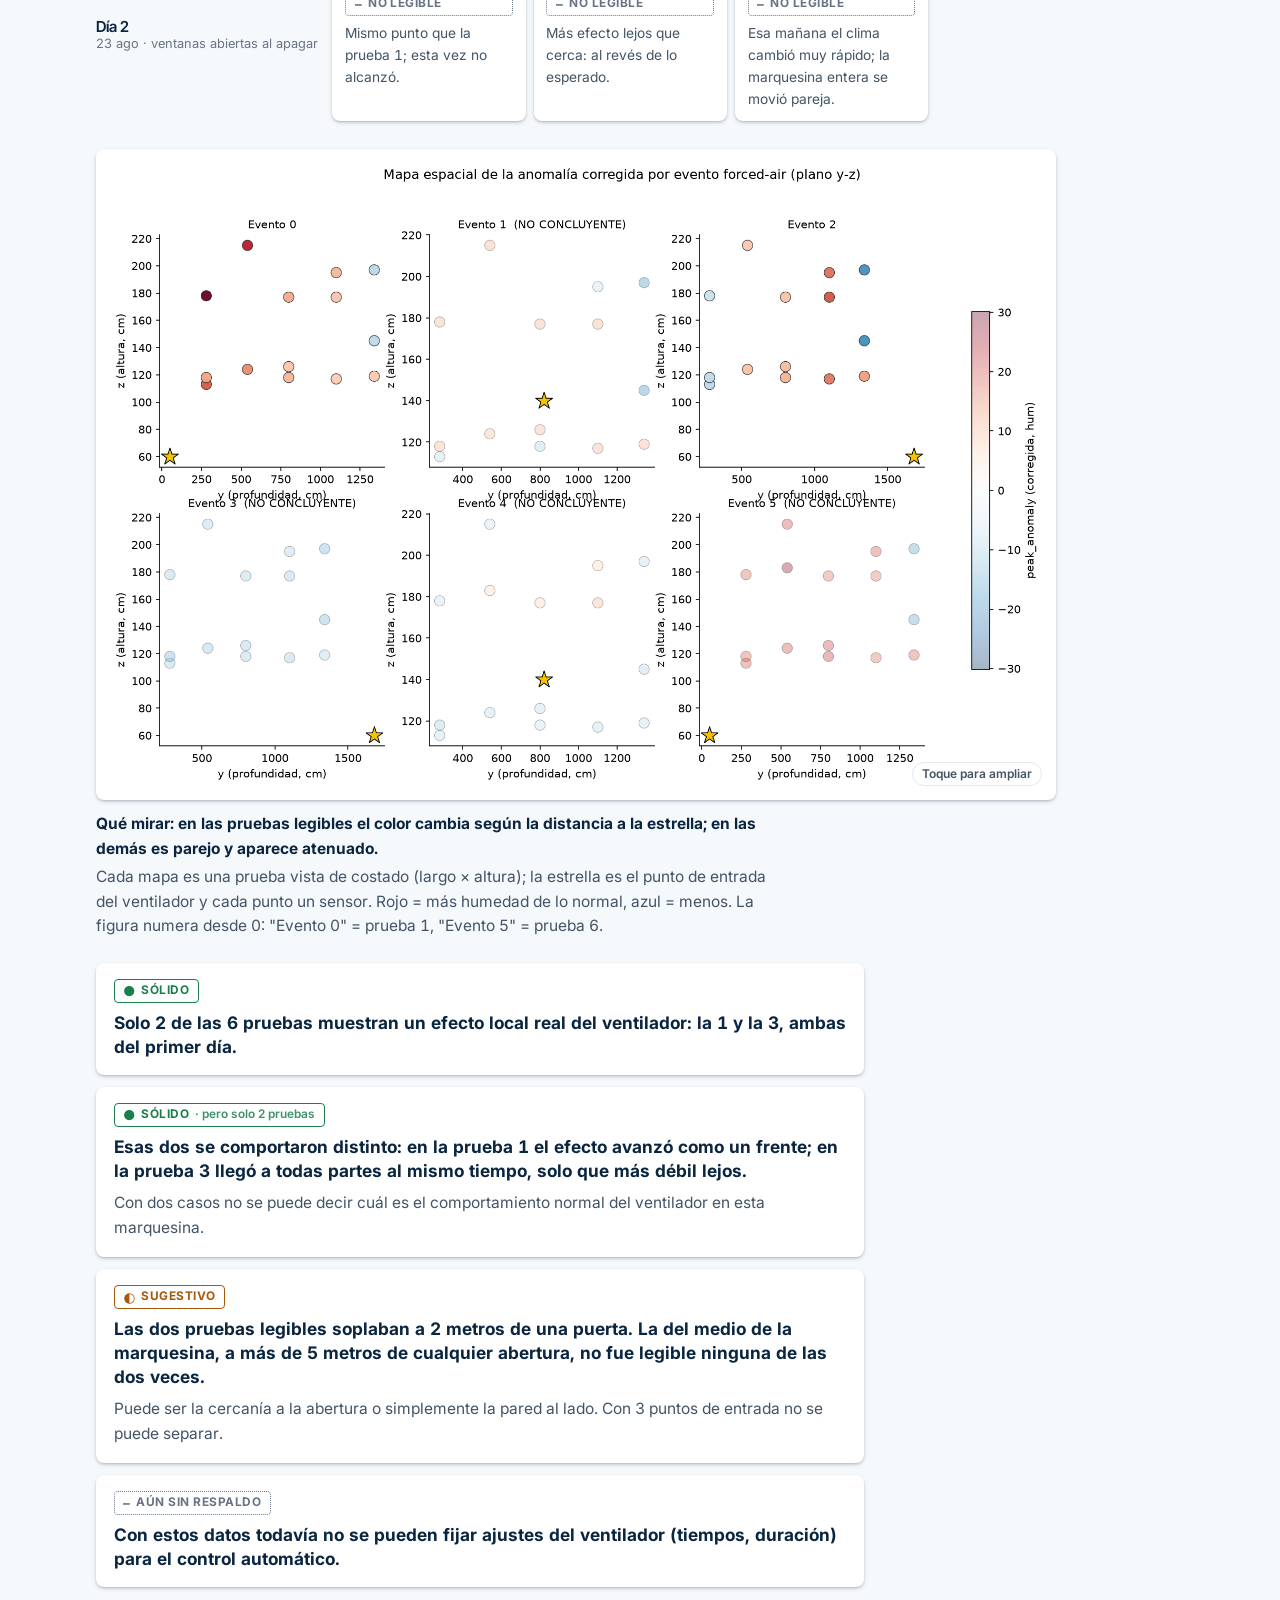
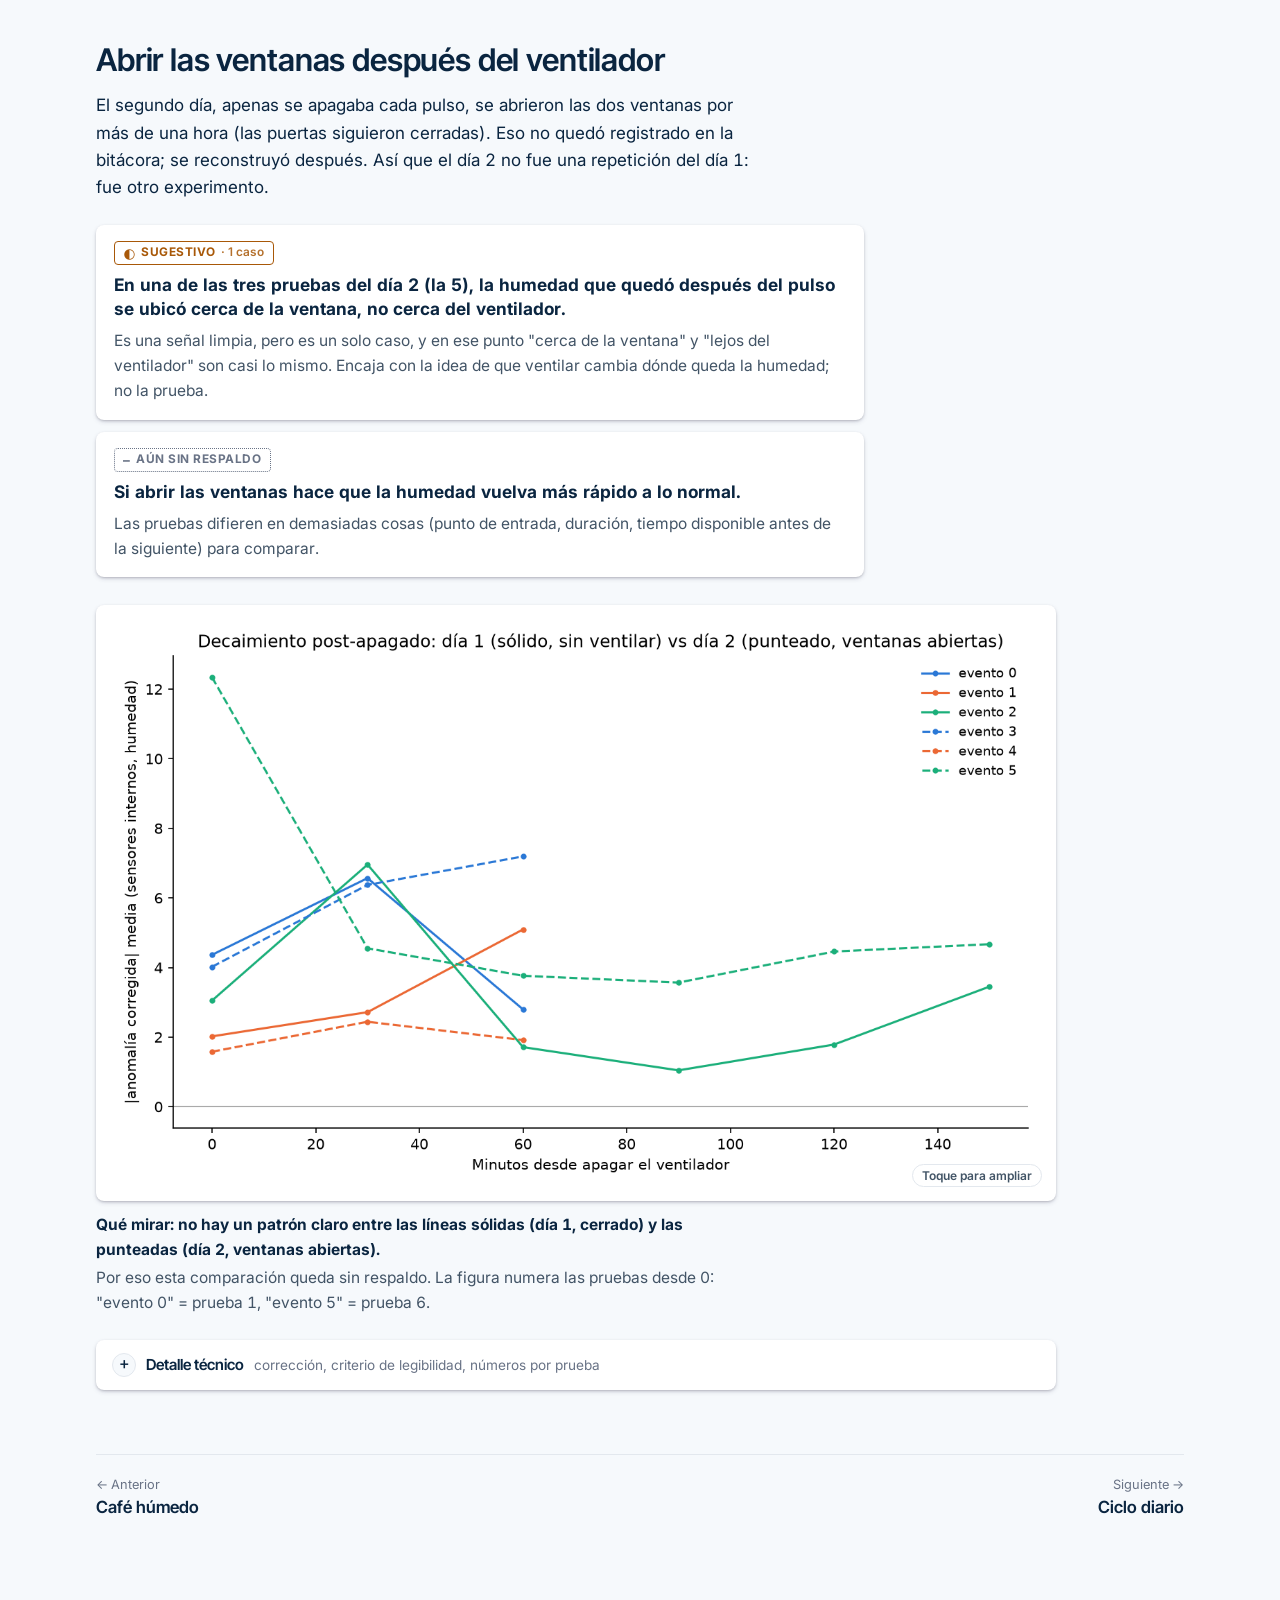
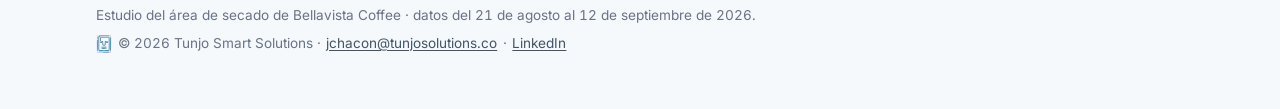
<file: ventiladores.html>
<!doctype html>
<html lang="es">
<head>
<meta charset="utf-8">
<meta name="viewport" content="width=device-width, initial-scale=1">
<title>Pruebas de ventilador · Bellavista Coffee</title>
<link rel="icon" href="assets/marca/isotipo.svg" type="image/svg+xml">
<meta name="description" content="Qué se pudo leer de las 6 pruebas de ventilador del 22 y 23 de agosto, y por qué la mayoría no fueron concluyentes.">
<link rel="preconnect" href="https://fonts.googleapis.com">
<link rel="preconnect" href="https://fonts.gstatic.com" crossorigin>
<link rel="stylesheet" href="https://fonts.googleapis.com/css2?family=Inter:ital,wght@0,400;0,600;1,400&family=Inter+Tight:wght@500;600&family=Source+Code+Pro:wght@400;600&display=swap">
<link rel="stylesheet" href="assets/css/style.css">
<script src="assets/js/graficos.js" defer></script>
<script src="assets/js/site.js" defer></script>
</head>
<body>
<header data-site-head></header>
<main>

  <div class="page-head">
    <div class="tags"><span class="origen origen--sensores">Sensores</span></div>
    <h1>Pruebas de ventilador: solo 2 de 6 se pudieron leer</h1>
    <p class="lede">El 22 y 23 de agosto se hicieron 6 pulsos de ventilador con nebulizador, de 20 a 49 minutos, desde tres puntos de la marquesina. La pregunta era hacia dónde y hasta dónde llega el aire. El clima de esos días complicó la respuesta.</p>
  </div>

  <figure class="foto"><img src="assets/fotos/ventilador-900.jpg" srcset="assets/fotos/ventilador-900.jpg 900w, assets/fotos/ventilador.jpg 1600w" sizes="(max-width: 940px) 100vw, 900px" alt="Un ventilador de pedestal en el piso, junto a las camas de malla" width="1600" height="1200" loading="lazy"><figcaption>Un ventilador entre las camas de la marquesina.</figcaption></figure>

  <figure class="plano" data-plano="ventiladores externos" data-titulo="Plano con los tres puntos desde donde sopló el ventilador">
    <figcaption><div class="leyenda-plano"><span><i style="background:#FFBB33;border-radius:2px"></i>punto de entrada del ventilador: frente (junto a Puerta S), lateral (medio de la marquesina), fondo (junto a Puerta N)</span></div></figcaption>
  </figure>

  <section>
    <h2>Primero, el clima: cambia más de un día a otro que lo que mueve el ventilador</h2>
    <ul class="claims">
      <li class="claim">
        <span class="sello sello--solido">Sólido</span>
        <p class="claim-text">Al mediodía, la humedad de afuera puede variar de 10 a 22 puntos entre un día y otro, justo en el horario de las pruebas.</p>
        <p class="claim-more">Comparar un día de prueba contra un día normal mide sobre todo el clima. Por eso se descontó lo que marcaban los sensores de afuera a la misma hora. Después de esa corrección, el ruido que queda es de solo 0,5 a 1,9 puntos.</p>
      </li>
    </ul>
    <figure class="fig">
      <div class="fig-frame"><img src="assets/fig/sensores/external_humidity_halfhour_overlay.png" alt="Humedad de afuera por media hora del día, una línea por sensor y por día" loading="lazy"></div>
      <figcaption>
        <span class="mirar">Qué mirar: lo ancho que es el haz de líneas entre las 9 y las 16 h.</span>
        Cada línea es un día en uno de los tres sensores de afuera. De noche todos los días se parecen (70–90 %); al mediodía un día puede estar en 25 % y otro en 50 %.
      </figcaption>
    </figure>
  </section>

  <section>
    <h2>Las 6 pruebas</h2>
    <p class="prose">Una prueba cuenta como legible solo si el efecto es más fuerte cerca del ventilador y más débil lejos. Si toda la marquesina cambia parejo, lo más probable es que sea el clima y no el ventilador.</p>

    <div class="pruebas" role="table" aria-label="Resultado de las 6 pruebas por día y punto de entrada">
      <div class="h" role="columnheader"></div>
      <div class="h" role="columnheader">Frente · junto a Puerta S</div>
      <div class="h" role="columnheader">Lateral · medio de la marquesina</div>
      <div class="h" role="columnheader">Fondo · junto a Puerta N</div>

      <div class="dia" role="rowheader">Día 1 <small>22 ago · todo cerrado</small></div>
      <div class="prueba si" role="cell"><span class="entrada-m">Frente · </span><span class="t">Prueba 1 · 12:00</span><span class="sello sello--solido">Legible</span><span class="d">El efecto avanza: llega más tarde a los sensores lejanos.</span></div>
      <div class="prueba" role="cell"><span class="entrada-m">Lateral · </span><span class="t">Prueba 2 · 14:00</span><span class="sello sello--sinrespaldo">No legible</span><span class="d">Sin diferencia entre cerca y lejos.</span></div>
      <div class="prueba si" role="cell"><span class="entrada-m">Fondo · </span><span class="t">Prueba 3 · 16:00</span><span class="sello sello--solido">Legible</span><span class="d">Llega a toda la marquesina casi a la vez, más débil lejos.</span></div>

      <div class="dia" role="rowheader">Día 2 <small>23 ago · ventanas abiertas al apagar</small></div>
      <div class="prueba" role="cell"><span class="entrada-m">Frente · </span><span class="t">Prueba 6 · 13:00</span><span class="sello sello--sinrespaldo">No legible</span><span class="d">Mismo punto que la prueba 1; esta vez no alcanzó.</span></div>
      <div class="prueba" role="cell"><span class="entrada-m">Lateral · </span><span class="t">Prueba 5 · 11:00</span><span class="sello sello--sinrespaldo">No legible</span><span class="d">Más efecto lejos que cerca: al revés de lo esperado.</span></div>
      <div class="prueba" role="cell"><span class="entrada-m">Fondo · </span><span class="t">Prueba 4 · 9:00</span><span class="sello sello--sinrespaldo">No legible</span><span class="d">Esa mañana el clima cambió muy rápido; la marquesina entera se movió pareja.</span></div>
    </div>

    <figure class="fig">
      <div class="fig-frame"><img src="assets/fig/sensores/forced_air_spatial_map.png" alt="Seis mapas de costado, uno por prueba, con el efecto del ventilador en cada sensor" loading="lazy"></div>
      <figcaption>
        <span class="mirar">Qué mirar: en las pruebas legibles el color cambia según la distancia a la estrella; en las demás es parejo y aparece atenuado.</span>
        Cada mapa es una prueba vista de costado (largo × altura); la estrella es el punto de entrada del ventilador y cada punto un sensor. Rojo = más humedad de lo normal, azul = menos. La figura numera desde 0: "Evento 0" = prueba 1, "Evento 5" = prueba 6.
      </figcaption>
    </figure>

    <ul class="claims">
      <li class="claim">
        <span class="sello sello--solido">Sólido</span>
        <p class="claim-text">Solo 2 de las 6 pruebas muestran un efecto local real del ventilador: la 1 y la 3, ambas del primer día.</p>
      </li>
      <li class="claim">
        <span class="sello sello--solido">Sólido <span class="q">· pero solo 2 pruebas</span></span>
        <p class="claim-text">Esas dos se comportaron distinto: en la prueba 1 el efecto avanzó como un frente; en la prueba 3 llegó a todas partes al mismo tiempo, solo que más débil lejos.</p>
        <p class="claim-more">Con dos casos no se puede decir cuál es el comportamiento normal del ventilador en esta marquesina.</p>
      </li>
      <li class="claim">
        <span class="sello sello--sugestivo">Sugestivo</span>
        <p class="claim-text">Las dos pruebas legibles soplaban a 2 metros de una puerta. La del medio de la marquesina, a más de 5 metros de cualquier abertura, no fue legible ninguna de las dos veces.</p>
        <p class="claim-more">Puede ser la cercanía a la abertura o simplemente la pared al lado. Con 3 puntos de entrada no se puede separar.</p>
      </li>
      <li class="claim">
        <span class="sello sello--sinrespaldo">Aún sin respaldo</span>
        <p class="claim-text">Con estos datos todavía no se pueden fijar ajustes del ventilador (tiempos, duración) para el control automático.</p>
      </li>
    </ul>
  </section>

  <section>
    <h2>Abrir las ventanas después del ventilador</h2>
    <p class="prose">El segundo día, apenas se apagaba cada pulso, se abrieron las dos ventanas por más de una hora (las puertas siguieron cerradas). Eso no quedó registrado en la bitácora; se reconstruyó después. Así que el día 2 no fue una repetición del día 1: fue otro experimento.</p>
    <ul class="claims">
      <li class="claim">
        <span class="sello sello--sugestivo">Sugestivo <span class="q">· 1 caso</span></span>
        <p class="claim-text">En una de las tres pruebas del día 2 (la 5), la humedad que quedó después del pulso se ubicó cerca de la ventana, no cerca del ventilador.</p>
        <p class="claim-more">Es una señal limpia, pero es un solo caso, y en ese punto "cerca de la ventana" y "lejos del ventilador" son casi lo mismo. Encaja con la idea de que ventilar cambia dónde queda la humedad; no la prueba.</p>
      </li>
      <li class="claim">
        <span class="sello sello--sinrespaldo">Aún sin respaldo</span>
        <p class="claim-text">Si abrir las ventanas hace que la humedad vuelva más rápido a lo normal.</p>
        <p class="claim-more">Las pruebas difieren en demasiadas cosas (punto de entrada, duración, tiempo disponible antes de la siguiente) para comparar.</p>
      </li>
    </ul>
    <figure class="fig">
      <div class="fig-frame"><img src="assets/fig/sensores/post_fan_decay_magnitude.png" alt="Humedad residual promedio en los minutos después de apagar el ventilador, día 1 contra día 2" loading="lazy"></div>
      <figcaption>
        <span class="mirar">Qué mirar: no hay un patrón claro entre las líneas sólidas (día 1, cerrado) y las punteadas (día 2, ventanas abiertas).</span>
        Por eso esta comparación queda sin respaldo. La figura numera las pruebas desde 0: "evento 0" = prueba 1, "evento 5" = prueba 6.
      </figcaption>
    </figure>
  </section>

  <details class="tecnico">
    <summary>Detalle técnico <span class="sub">corrección, criterio de legibilidad, números por prueba</span></summary>
    <div class="body">
      <p><b>Corrección por clima (diferencia en diferencias).</b> Para cada prueba se compara el día de la prueba con días "tranquilos" a la misma hora, y se le resta la anomalía promedio de los sensores de afuera en ese mismo instante: <code>anomalía corregida = anomalía − promedio(anomalía externa)</code>. El ruido residual (cuánto discrepan entre sí los 3 sensores externos después de quitar lo común) queda en 0,5–1,9 puntos, contra 10–22 sin corregir.</p>
      <p><b>Criterio de legibilidad.</b> Correlación de Spearman entre distancia al punto de entrada y |anomalía corregida|, calculada aparte para humedad y temperatura. Cuenta como legible si r ≤ −0,3 y p ≤ 0,10. Una versión anterior y más débil (solo "el sensor más afectado supera 2 veces el ruido") daba 5 de 6; este criterio da 2 de 6.</p>
      <div class="tabla-wrap"><table>
        <thead><tr><th>Prueba</th><th>Fecha y hora</th><th>Entrada (x, y, z cm)</th><th class="n">Abertura más cercana</th><th class="n">r</th><th class="n">p</th><th>Legible</th></tr></thead>
        <tbody>
          <tr><td>1</td><td>22 ago 12:00</td><td>(204, 50, 60) frente</td><td class="n">Puerta S, 204 cm</td><td class="n">−0,86</td><td class="n">8×10⁻⁵</td><td>Sí</td></tr>
          <tr><td>2</td><td>22 ago 14:00</td><td>(30, 820, 140) lateral</td><td class="n">Ventana O, 513 cm</td><td class="n">+0,32</td><td class="n">0,26</td><td>No</td></tr>
          <tr><td>3</td><td>22 ago 16:00</td><td>(204, 1680, 60) fondo</td><td class="n">Puerta N, 204 cm</td><td class="n">−0,85</td><td class="n">1×10⁻⁴</td><td>Sí</td></tr>
          <tr><td>4</td><td>23 ago 09:00</td><td>(204, 1680, 60) fondo</td><td class="n">Puerta N, 204 cm</td><td class="n">+0,07</td><td class="n">0,82</td><td>No</td></tr>
          <tr><td>5</td><td>23 ago 11:00</td><td>(30, 820, 140) lateral</td><td class="n">Ventana O, 513 cm</td><td class="n">+0,58</td><td class="n">0,025 (signo opuesto)</td><td>No</td></tr>
          <tr><td>6</td><td>23 ago 13:00</td><td>(204, 50, 60) frente</td><td class="n">Puerta S, 204 cm</td><td class="n">−0,42</td><td class="n">0,12</td><td>No</td></tr>
        </tbody>
      </table></div>
      <p><b>Dirección.</b> Prueba 1: la demora del pico crece con la distancia (r = +0,61, p = 0,02), un frente que viaja. Prueba 3: la amplitud cae con la distancia (r = −0,85) pero la demora no (r = −0,07, n.s.), atenuación pareja.</p>
      <p><b>Prueba 4.</b> Esa mañana la humedad de afuera pasó de unos −8 a +19 puntos de anomalía en hora y media, más rápido de lo que la marquesina podía seguir. Se ve como una anomalía negativa casi igual en todo el volumen, sin relación con la distancia.</p>
      <p><b>Después de apagar (30–90 min).</b> Correlación con la distancia al ventilador frente a la distancia a la ventana más cercana. Prueba 5: ventilador r = +0,41 (p = 0,125, signo opuesto), ventana r = −0,72 (p = 0,003). Pruebas 1 y 3 (día 1): centradas en el ventilador (r = −0,80 y −0,60). Pruebas 4 y 6: ninguna encaja.</p>
      <p><b>Corrección de coordenada.</b> El punto de entrada de las pruebas 3 y 4 estaba mal medido (y = 1380 en vez de 1680). Al corregirlo, todos los resultados salieron idénticos: el método usa el orden de los sensores por distancia, y ese orden no cambia.</p>
    </div>
  </details>

  <nav data-pager></nav>
</main>
<footer class="site-foot">
  <p>Estudio del área de secado de Bellavista Coffee · datos del 21 de agosto al 12 de septiembre de 2026.</p>
  <p class="credito"><img src="assets/marca/isotipo.svg" alt="" width="18" height="21"> © 2026 Tunjo Smart Solutions · <a href="mailto:jchacon@tunjosolutions.co">jchacon@tunjosolutions.co</a> · <a href="https://co.linkedin.com/company/tunjosolutions" rel="noopener">LinkedIn</a></p>
</footer>
</body>
</html>
</file>
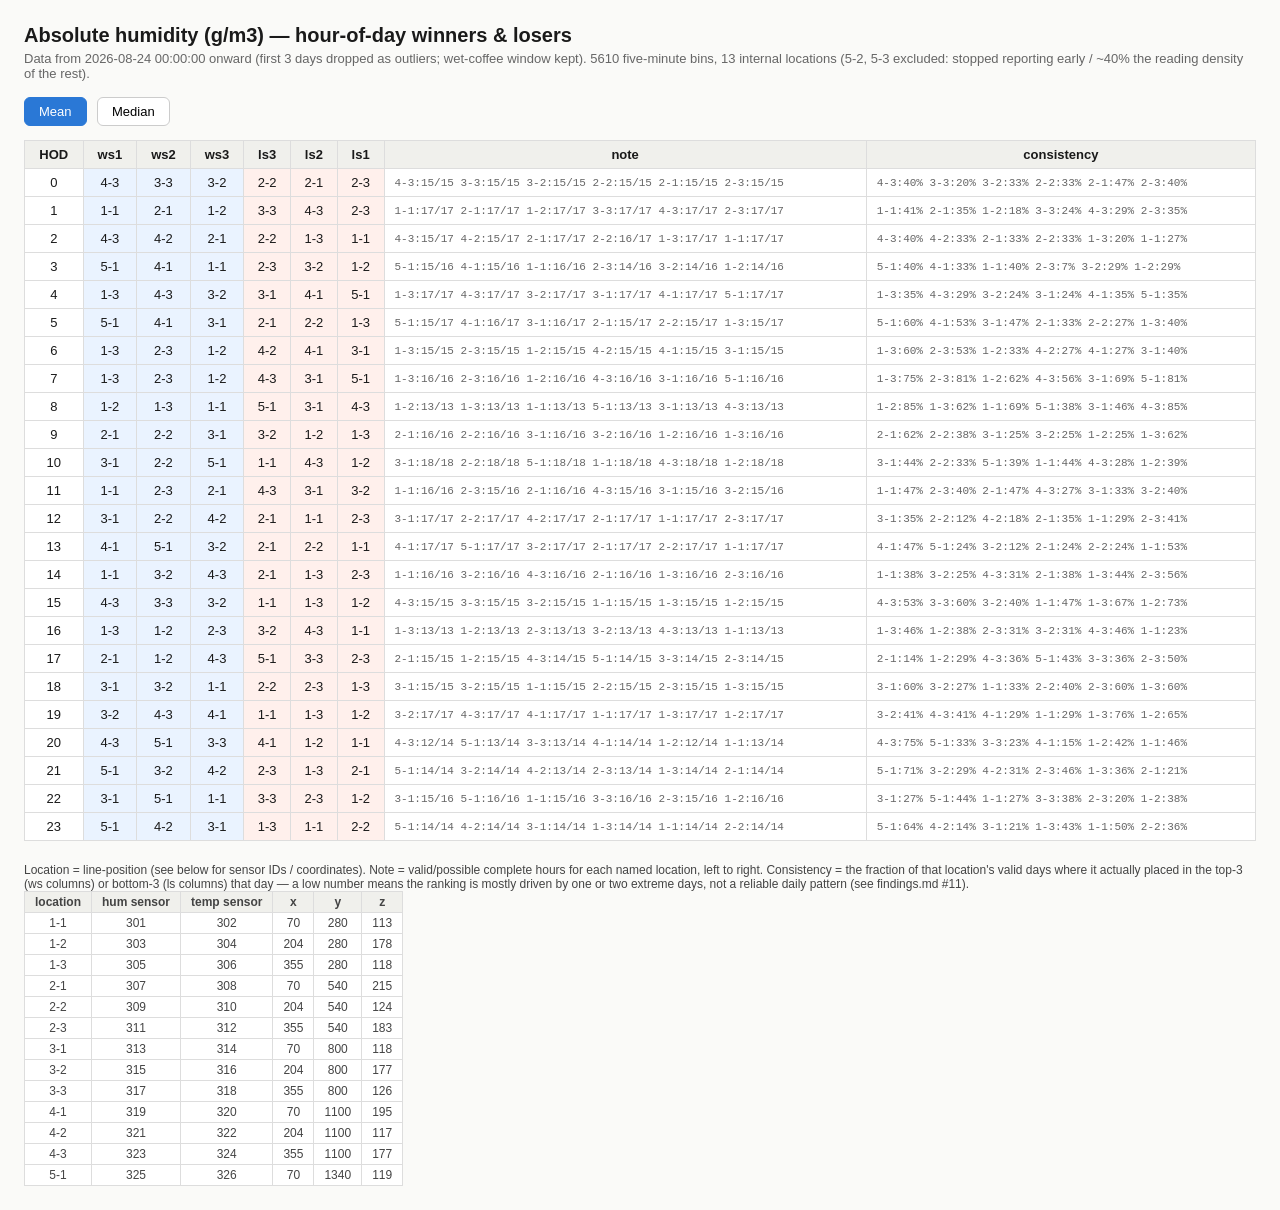
<file: assets/interactivo/absolute_humidity_hod_table.html>
<!doctype html>
<html>
<head>
<meta charset="utf-8">
<title>AH hour-of-day winners/losers</title>
<style>
  body { font-family: -apple-system, "Segoe UI", sans-serif; margin: 24px; color: #1a1a1a; background: #fafaf8; }
  h1 { font-size: 20px; margin-bottom: 4px; }
  .sub { color: #666; font-size: 13px; margin-bottom: 16px; }
  .controls { margin-bottom: 14px; }
  .controls button { font-size: 13px; padding: 6px 14px; border: 1px solid #ccc; background: #fff;
                      border-radius: 6px; cursor: pointer; margin-right: 6px; }
  .controls button.active { background: #2a78d6; color: #fff; border-color: #2a78d6; }
  table { border-collapse: collapse; width: 100%; font-size: 13px; background: #fff; }
  th, td { border: 1px solid #ddd; padding: 6px 10px; text-align: center; }
  th { background: #f0f0ec; font-weight: 600; }
  td.win { background: #eaf3ff; }
  td.lose { background: #fff0ec; }
  td.note { text-align: left; font-size: 11px; color: #666; font-family: ui-monospace, monospace; }
  td.consistency { text-align: left; font-size: 11px; color: #666; font-family: ui-monospace, monospace; }
  .legend { margin-top: 22px; font-size: 12px; color: #444; }
  .legend table { width: auto; font-size: 12px; }
  .legend th, .legend td { padding: 3px 10px; }
</style>
</head>
<body>
<h1>Absolute humidity (g/m3) — hour-of-day winners &amp; losers</h1>
<div class="sub">Data from 2026-08-24 00:00:00 onward (first 3 days dropped as outliers; wet-coffee window kept). 5610 five-minute bins, 13 internal locations (5-2, 5-3 excluded: stopped reporting early / ~40% the reading density of the rest).</div>
<div class="controls">
  <button id="btn-mean" onclick="show('mean')">Mean</button>
  <button id="btn-median" onclick="show('median')">Median</button>
</div>
<table id="tbl">
  <thead><tr><th>HOD</th><th>ws1</th><th>ws2</th><th>ws3</th><th>ls3</th><th>ls2</th><th>ls1</th><th>note</th><th>consistency</th></tr></thead>
  <tbody></tbody>
</table>

<div class="legend">
  <div>Location = line-position (see below for sensor IDs / coordinates). Note = valid/possible complete hours for each named location, left to right. Consistency = the fraction of that location's valid days where it actually placed in the top-3 (ws columns) or bottom-3 (ls columns) that day — a low number means the ranking is mostly driven by one or two extreme days, not a reliable daily pattern (see findings.md #11).</div>
  <table>
    <thead><tr><th>location</th><th>hum sensor</th><th>temp sensor</th><th>x</th><th>y</th><th>z</th></tr></thead>
    <tbody id="legend-body"></tbody>
  </table>
</div>

<script>
const DATA = {"mean": [{"hod": 0, "ws1": "4-3", "ws2": "3-3", "ws3": "3-2", "ls3": "2-2", "ls2": "2-1", "ls1": "2-3", "note": "4-3:15/15 3-3:15/15 3-2:15/15 2-2:15/15 2-1:15/15 2-3:15/15", "consistency": "4-3:40% 3-3:20% 3-2:33% 2-2:33% 2-1:47% 2-3:40%"}, {"hod": 1, "ws1": "1-1", "ws2": "2-1", "ws3": "1-2", "ls3": "3-3", "ls2": "4-3", "ls1": "2-3", "note": "1-1:17/17 2-1:17/17 1-2:17/17 3-3:17/17 4-3:17/17 2-3:17/17", "consistency": "1-1:41% 2-1:35% 1-2:18% 3-3:24% 4-3:29% 2-3:35%"}, {"hod": 2, "ws1": "4-3", "ws2": "4-2", "ws3": "2-1", "ls3": "2-2", "ls2": "1-3", "ls1": "1-1", "note": "4-3:15/17 4-2:15/17 2-1:17/17 2-2:16/17 1-3:17/17 1-1:17/17", "consistency": "4-3:40% 4-2:33% 2-1:33% 2-2:33% 1-3:20% 1-1:27%"}, {"hod": 3, "ws1": "5-1", "ws2": "4-1", "ws3": "1-1", "ls3": "2-3", "ls2": "3-2", "ls1": "1-2", "note": "5-1:15/16 4-1:15/16 1-1:16/16 2-3:14/16 3-2:14/16 1-2:14/16", "consistency": "5-1:40% 4-1:33% 1-1:40% 2-3:7% 3-2:29% 1-2:29%"}, {"hod": 4, "ws1": "1-3", "ws2": "4-3", "ws3": "3-2", "ls3": "3-1", "ls2": "4-1", "ls1": "5-1", "note": "1-3:17/17 4-3:17/17 3-2:17/17 3-1:17/17 4-1:17/17 5-1:17/17", "consistency": "1-3:35% 4-3:29% 3-2:24% 3-1:24% 4-1:35% 5-1:35%"}, {"hod": 5, "ws1": "5-1", "ws2": "4-1", "ws3": "3-1", "ls3": "2-1", "ls2": "2-2", "ls1": "1-3", "note": "5-1:15/17 4-1:16/17 3-1:16/17 2-1:15/17 2-2:15/17 1-3:15/17", "consistency": "5-1:60% 4-1:53% 3-1:47% 2-1:33% 2-2:27% 1-3:40%"}, {"hod": 6, "ws1": "1-3", "ws2": "2-3", "ws3": "1-2", "ls3": "4-2", "ls2": "4-1", "ls1": "3-1", "note": "1-3:15/15 2-3:15/15 1-2:15/15 4-2:15/15 4-1:15/15 3-1:15/15", "consistency": "1-3:60% 2-3:53% 1-2:33% 4-2:27% 4-1:27% 3-1:40%"}, {"hod": 7, "ws1": "1-3", "ws2": "2-3", "ws3": "1-2", "ls3": "4-3", "ls2": "3-1", "ls1": "5-1", "note": "1-3:16/16 2-3:16/16 1-2:16/16 4-3:16/16 3-1:16/16 5-1:16/16", "consistency": "1-3:75% 2-3:81% 1-2:62% 4-3:56% 3-1:69% 5-1:81%"}, {"hod": 8, "ws1": "1-2", "ws2": "1-3", "ws3": "1-1", "ls3": "5-1", "ls2": "3-1", "ls1": "4-3", "note": "1-2:13/13 1-3:13/13 1-1:13/13 5-1:13/13 3-1:13/13 4-3:13/13", "consistency": "1-2:85% 1-3:62% 1-1:69% 5-1:38% 3-1:46% 4-3:85%"}, {"hod": 9, "ws1": "2-1", "ws2": "2-2", "ws3": "3-1", "ls3": "3-2", "ls2": "1-2", "ls1": "1-3", "note": "2-1:16/16 2-2:16/16 3-1:16/16 3-2:16/16 1-2:16/16 1-3:16/16", "consistency": "2-1:62% 2-2:38% 3-1:25% 3-2:25% 1-2:25% 1-3:62%"}, {"hod": 10, "ws1": "3-1", "ws2": "2-2", "ws3": "5-1", "ls3": "1-1", "ls2": "4-3", "ls1": "1-2", "note": "3-1:18/18 2-2:18/18 5-1:18/18 1-1:18/18 4-3:18/18 1-2:18/18", "consistency": "3-1:44% 2-2:33% 5-1:39% 1-1:44% 4-3:28% 1-2:39%"}, {"hod": 11, "ws1": "1-1", "ws2": "2-3", "ws3": "2-1", "ls3": "4-3", "ls2": "3-1", "ls1": "3-2", "note": "1-1:16/16 2-3:15/16 2-1:16/16 4-3:15/16 3-1:15/16 3-2:15/16", "consistency": "1-1:47% 2-3:40% 2-1:47% 4-3:27% 3-1:33% 3-2:40%"}, {"hod": 12, "ws1": "3-1", "ws2": "2-2", "ws3": "4-2", "ls3": "2-1", "ls2": "1-1", "ls1": "2-3", "note": "3-1:17/17 2-2:17/17 4-2:17/17 2-1:17/17 1-1:17/17 2-3:17/17", "consistency": "3-1:35% 2-2:12% 4-2:18% 2-1:35% 1-1:29% 2-3:41%"}, {"hod": 13, "ws1": "4-1", "ws2": "5-1", "ws3": "3-2", "ls3": "2-1", "ls2": "2-2", "ls1": "1-1", "note": "4-1:17/17 5-1:17/17 3-2:17/17 2-1:17/17 2-2:17/17 1-1:17/17", "consistency": "4-1:47% 5-1:24% 3-2:12% 2-1:24% 2-2:24% 1-1:53%"}, {"hod": 14, "ws1": "1-1", "ws2": "3-2", "ws3": "4-3", "ls3": "2-1", "ls2": "1-3", "ls1": "2-3", "note": "1-1:16/16 3-2:16/16 4-3:16/16 2-1:16/16 1-3:16/16 2-3:16/16", "consistency": "1-1:38% 3-2:25% 4-3:31% 2-1:38% 1-3:44% 2-3:56%"}, {"hod": 15, "ws1": "4-3", "ws2": "3-3", "ws3": "3-2", "ls3": "1-1", "ls2": "1-3", "ls1": "1-2", "note": "4-3:15/15 3-3:15/15 3-2:15/15 1-1:15/15 1-3:15/15 1-2:15/15", "consistency": "4-3:53% 3-3:60% 3-2:40% 1-1:47% 1-3:67% 1-2:73%"}, {"hod": 16, "ws1": "1-3", "ws2": "1-2", "ws3": "2-3", "ls3": "3-2", "ls2": "4-3", "ls1": "1-1", "note": "1-3:13/13 1-2:13/13 2-3:13/13 3-2:13/13 4-3:13/13 1-1:13/13", "consistency": "1-3:46% 1-2:38% 2-3:31% 3-2:31% 4-3:46% 1-1:23%"}, {"hod": 17, "ws1": "2-1", "ws2": "1-2", "ws3": "4-3", "ls3": "5-1", "ls2": "3-3", "ls1": "2-3", "note": "2-1:15/15 1-2:15/15 4-3:14/15 5-1:14/15 3-3:14/15 2-3:14/15", "consistency": "2-1:14% 1-2:29% 4-3:36% 5-1:43% 3-3:36% 2-3:50%"}, {"hod": 18, "ws1": "3-1", "ws2": "3-2", "ws3": "1-1", "ls3": "2-2", "ls2": "2-3", "ls1": "1-3", "note": "3-1:15/15 3-2:15/15 1-1:15/15 2-2:15/15 2-3:15/15 1-3:15/15", "consistency": "3-1:60% 3-2:27% 1-1:33% 2-2:40% 2-3:60% 1-3:60%"}, {"hod": 19, "ws1": "3-2", "ws2": "4-3", "ws3": "4-1", "ls3": "1-1", "ls2": "1-3", "ls1": "1-2", "note": "3-2:17/17 4-3:17/17 4-1:17/17 1-1:17/17 1-3:17/17 1-2:17/17", "consistency": "3-2:41% 4-3:41% 4-1:29% 1-1:29% 1-3:76% 1-2:65%"}, {"hod": 20, "ws1": "4-3", "ws2": "5-1", "ws3": "3-3", "ls3": "4-1", "ls2": "1-2", "ls1": "1-1", "note": "4-3:12/14 5-1:13/14 3-3:13/14 4-1:14/14 1-2:12/14 1-1:13/14", "consistency": "4-3:75% 5-1:33% 3-3:23% 4-1:15% 1-2:42% 1-1:46%"}, {"hod": 21, "ws1": "5-1", "ws2": "3-2", "ws3": "4-2", "ls3": "2-3", "ls2": "1-3", "ls1": "2-1", "note": "5-1:14/14 3-2:14/14 4-2:13/14 2-3:13/14 1-3:14/14 2-1:14/14", "consistency": "5-1:71% 3-2:29% 4-2:31% 2-3:46% 1-3:36% 2-1:21%"}, {"hod": 22, "ws1": "3-1", "ws2": "5-1", "ws3": "1-1", "ls3": "3-3", "ls2": "2-3", "ls1": "1-2", "note": "3-1:15/16 5-1:16/16 1-1:15/16 3-3:16/16 2-3:15/16 1-2:16/16", "consistency": "3-1:27% 5-1:44% 1-1:27% 3-3:38% 2-3:20% 1-2:38%"}, {"hod": 23, "ws1": "5-1", "ws2": "4-2", "ws3": "3-1", "ls3": "1-3", "ls2": "1-1", "ls1": "2-2", "note": "5-1:14/14 4-2:14/14 3-1:14/14 1-3:14/14 1-1:14/14 2-2:14/14", "consistency": "5-1:64% 4-2:14% 3-1:21% 1-3:43% 1-1:50% 2-2:36%"}], "median": [{"hod": 0, "ws1": "4-2", "ws2": "3-2", "ws3": "4-1", "ls3": "5-1", "ls2": "1-1", "ls1": "2-1", "note": "4-2:15/15 3-2:15/15 4-1:15/15 5-1:15/15 1-1:15/15 2-1:15/15", "consistency": "4-2:20% 3-2:33% 4-1:27% 5-1:13% 1-1:20% 2-1:47%"}, {"hod": 1, "ws1": "2-1", "ws2": "3-2", "ws3": "1-1", "ls3": "4-2", "ls2": "3-1", "ls1": "4-3", "note": "2-1:17/17 3-2:17/17 1-1:17/17 4-2:17/17 3-1:17/17 4-3:17/17", "consistency": "2-1:35% 3-2:24% 1-1:41% 4-2:18% 3-1:24% 4-3:29%"}, {"hod": 2, "ws1": "3-2", "ws2": "4-3", "ws3": "4-2", "ls3": "1-1", "ls2": "5-1", "ls1": "2-2", "note": "3-2:15/17 4-3:15/17 4-2:15/17 1-1:17/17 5-1:15/17 2-2:16/17", "consistency": "3-2:20% 4-3:40% 4-2:33% 1-1:27% 5-1:27% 2-2:33%"}, {"hod": 3, "ws1": "5-1", "ws2": "1-1", "ws3": "3-1", "ls3": "1-3", "ls2": "1-2", "ls1": "3-2", "note": "5-1:15/16 1-1:16/16 3-1:14/16 1-3:15/16 1-2:14/16 3-2:14/16", "consistency": "5-1:40% 1-1:40% 3-1:21% 1-3:21% 1-2:29% 3-2:29%"}, {"hod": 4, "ws1": "4-3", "ws2": "1-3", "ws3": "3-2", "ls3": "3-1", "ls2": "2-3", "ls1": "3-3", "note": "4-3:17/17 1-3:17/17 3-2:17/17 3-1:17/17 2-3:17/17 3-3:17/17", "consistency": "4-3:29% 1-3:35% 3-2:24% 3-1:24% 2-3:24% 3-3:18%"}, {"hod": 5, "ws1": "5-1", "ws2": "3-1", "ws3": "1-1", "ls3": "2-2", "ls2": "2-1", "ls1": "1-3", "note": "5-1:15/17 3-1:16/17 1-1:16/17 2-2:15/17 2-1:15/17 1-3:15/17", "consistency": "5-1:60% 3-1:47% 1-1:27% 2-2:27% 2-1:33% 1-3:40%"}, {"hod": 6, "ws1": "1-3", "ws2": "2-3", "ws3": "1-1", "ls3": "4-3", "ls2": "4-2", "ls1": "3-1", "note": "1-3:15/15 2-3:15/15 1-1:15/15 4-3:15/15 4-2:15/15 3-1:15/15", "consistency": "1-3:60% 2-3:53% 1-1:33% 4-3:33% 4-2:27% 3-1:40%"}, {"hod": 7, "ws1": "1-2", "ws2": "1-3", "ws3": "2-2", "ls3": "4-3", "ls2": "3-1", "ls1": "5-1", "note": "1-2:16/16 1-3:16/16 2-2:16/16 4-3:16/16 3-1:16/16 5-1:16/16", "consistency": "1-2:62% 1-3:75% 2-2:12% 4-3:56% 3-1:69% 5-1:81%"}, {"hod": 8, "ws1": "1-2", "ws2": "1-1", "ws3": "1-3", "ls3": "4-2", "ls2": "5-1", "ls1": "4-3", "note": "1-2:13/13 1-1:13/13 1-3:13/13 4-2:13/13 5-1:13/13 4-3:13/13", "consistency": "1-2:85% 1-1:69% 1-3:62% 4-2:23% 5-1:38% 4-3:85%"}, {"hod": 9, "ws1": "4-3", "ws2": "2-2", "ws3": "3-1", "ls3": "2-3", "ls2": "5-1", "ls1": "1-3", "note": "4-3:16/16 2-2:16/16 3-1:16/16 2-3:16/16 5-1:16/16 1-3:16/16", "consistency": "4-3:19% 2-2:38% 3-1:25% 2-3:25% 5-1:31% 1-3:62%"}, {"hod": 10, "ws1": "3-1", "ws2": "2-2", "ws3": "5-1", "ls3": "2-3", "ls2": "1-1", "ls1": "1-2", "note": "3-1:18/18 2-2:18/18 5-1:18/18 2-3:18/18 1-1:18/18 1-2:18/18", "consistency": "3-1:44% 2-2:33% 5-1:39% 2-3:22% 1-1:44% 1-2:39%"}, {"hod": 11, "ws1": "1-1", "ws2": "2-3", "ws3": "2-1", "ls3": "4-2", "ls2": "3-3", "ls1": "3-2", "note": "1-1:16/16 2-3:15/16 2-1:16/16 4-2:15/16 3-3:15/16 3-2:15/16", "consistency": "1-1:47% 2-3:40% 2-1:47% 4-2:33% 3-3:20% 3-2:40%"}, {"hod": 12, "ws1": "1-3", "ws2": "2-2", "ws3": "3-1", "ls3": "1-1", "ls2": "4-1", "ls1": "2-1", "note": "1-3:17/17 2-2:17/17 3-1:17/17 1-1:17/17 4-1:17/17 2-1:17/17", "consistency": "1-3:41% 2-2:12% 3-1:35% 1-1:29% 4-1:18% 2-1:35%"}, {"hod": 13, "ws1": "1-3", "ws2": "4-1", "ws3": "2-3", "ls3": "4-2", "ls2": "1-1", "ls1": "2-2", "note": "1-3:17/17 4-1:17/17 2-3:17/17 4-2:17/17 1-1:17/17 2-2:17/17", "consistency": "1-3:24% 4-1:47% 2-3:12% 4-2:18% 1-1:53% 2-2:24%"}, {"hod": 14, "ws1": "1-1", "ws2": "3-2", "ws3": "4-2", "ls3": "4-1", "ls2": "3-3", "ls1": "2-3", "note": "1-1:16/16 3-2:16/16 4-2:16/16 4-1:16/16 3-3:16/16 2-3:16/16", "consistency": "1-1:38% 3-2:25% 4-2:25% 4-1:19% 3-3:25% 2-3:56%"}, {"hod": 15, "ws1": "3-3", "ws2": "4-2", "ws3": "5-1", "ls3": "1-1", "ls2": "1-3", "ls1": "1-2", "note": "3-3:15/15 4-2:15/15 5-1:15/15 1-1:15/15 1-3:15/15 1-2:15/15", "consistency": "3-3:60% 4-2:40% 5-1:13% 1-1:47% 1-3:67% 1-2:73%"}, {"hod": 16, "ws1": "3-3", "ws2": "1-3", "ws3": "2-1", "ls3": "1-2", "ls2": "4-3", "ls1": "2-2", "note": "3-3:13/13 1-3:13/13 2-1:13/13 1-2:13/13 4-3:13/13 2-2:13/13", "consistency": "3-3:31% 1-3:46% 2-1:31% 1-2:8% 4-3:46% 2-2:31%"}, {"hod": 17, "ws1": "2-1", "ws2": "3-1", "ws3": "1-2", "ls3": "3-3", "ls2": "2-3", "ls1": "5-1", "note": "2-1:15/15 3-1:14/15 1-2:15/15 3-3:14/15 2-3:14/15 5-1:14/15", "consistency": "2-1:14% 3-1:7% 1-2:29% 3-3:36% 2-3:50% 5-1:43%"}, {"hod": 18, "ws1": "1-1", "ws2": "3-1", "ws3": "4-1", "ls3": "1-2", "ls2": "1-3", "ls1": "2-3", "note": "1-1:15/15 3-1:15/15 4-1:15/15 1-2:15/15 1-3:15/15 2-3:15/15", "consistency": "1-1:33% 3-1:60% 4-1:27% 1-2:27% 1-3:60% 2-3:60%"}, {"hod": 19, "ws1": "4-1", "ws2": "3-3", "ws3": "3-1", "ls3": "2-3", "ls2": "1-3", "ls1": "1-2", "note": "4-1:17/17 3-3:17/17 3-1:17/17 2-3:17/17 1-3:17/17 1-2:17/17", "consistency": "4-1:29% 3-3:35% 3-1:29% 2-3:12% 1-3:76% 1-2:65%"}, {"hod": 20, "ws1": "4-3", "ws2": "3-1", "ws3": "2-1", "ls3": "2-3", "ls2": "3-2", "ls1": "4-1", "note": "4-3:12/14 3-1:13/14 2-1:12/14 2-3:13/14 3-2:12/14 4-1:14/14", "consistency": "4-3:75% 3-1:50% 2-1:25% 2-3:31% 3-2:25% 4-1:15%"}, {"hod": 21, "ws1": "1-1", "ws2": "5-1", "ws3": "3-1", "ls3": "2-3", "ls2": "3-3", "ls1": "4-3", "note": "1-1:13/14 5-1:14/14 3-1:13/14 2-3:13/14 3-3:14/14 4-3:14/14", "consistency": "1-1:31% 5-1:71% 3-1:23% 2-3:46% 3-3:21% 4-3:50%"}, {"hod": 22, "ws1": "2-1", "ws2": "5-1", "ws3": "3-1", "ls3": "3-3", "ls2": "4-1", "ls1": "1-2", "note": "2-1:16/16 5-1:16/16 3-1:15/16 3-3:16/16 4-1:16/16 1-2:16/16", "consistency": "2-1:25% 5-1:44% 3-1:27% 3-3:38% 4-1:19% 1-2:38%"}, {"hod": 23, "ws1": "5-1", "ws2": "3-1", "ws3": "4-2", "ls3": "2-3", "ls2": "2-2", "ls1": "4-3", "note": "5-1:14/14 3-1:14/14 4-2:14/14 2-3:14/14 2-2:14/14 4-3:14/14", "consistency": "5-1:64% 3-1:21% 4-2:14% 2-3:36% 2-2:36% 4-3:29%"}]};
const LEGEND = [{'location': '1-1', 'hum_sensor_id': 301, 'temp_sensor_id': 302, 'x': 70, 'y': 280, 'z': 113}, {'location': '1-2', 'hum_sensor_id': 303, 'temp_sensor_id': 304, 'x': 204, 'y': 280, 'z': 178}, {'location': '1-3', 'hum_sensor_id': 305, 'temp_sensor_id': 306, 'x': 355, 'y': 280, 'z': 118}, {'location': '2-1', 'hum_sensor_id': 307, 'temp_sensor_id': 308, 'x': 70, 'y': 540, 'z': 215}, {'location': '2-2', 'hum_sensor_id': 309, 'temp_sensor_id': 310, 'x': 204, 'y': 540, 'z': 124}, {'location': '2-3', 'hum_sensor_id': 311, 'temp_sensor_id': 312, 'x': 355, 'y': 540, 'z': 183}, {'location': '3-1', 'hum_sensor_id': 313, 'temp_sensor_id': 314, 'x': 70, 'y': 800, 'z': 118}, {'location': '3-2', 'hum_sensor_id': 315, 'temp_sensor_id': 316, 'x': 204, 'y': 800, 'z': 177}, {'location': '3-3', 'hum_sensor_id': 317, 'temp_sensor_id': 318, 'x': 355, 'y': 800, 'z': 126}, {'location': '4-1', 'hum_sensor_id': 319, 'temp_sensor_id': 320, 'x': 70, 'y': 1100, 'z': 195}, {'location': '4-2', 'hum_sensor_id': 321, 'temp_sensor_id': 322, 'x': 204, 'y': 1100, 'z': 117}, {'location': '4-3', 'hum_sensor_id': 323, 'temp_sensor_id': 324, 'x': 355, 'y': 1100, 'z': 177}, {'location': '5-1', 'hum_sensor_id': 325, 'temp_sensor_id': 326, 'x': 70, 'y': 1340, 'z': 119}];

function render(stat) {
  const rows = DATA[stat];
  const tbody = document.querySelector('#tbl tbody');
  tbody.innerHTML = '';
  for (const r of rows) {
    const tr = document.createElement('tr');
    const cells = [r.hod, r.ws1, r.ws2, r.ws3, r.ls3, r.ls2, r.ls1];
    cells.forEach((v, i) => {
      const td = document.createElement('td');
      td.textContent = (v === null || v === undefined) ? '—' : v;
      if (i >= 1 && i <= 3) td.classList.add('win');
      if (i >= 4 && i <= 6) td.classList.add('lose');
      tr.appendChild(td);
    });
    const noteTd = document.createElement('td');
    noteTd.textContent = r.note || '';
    noteTd.classList.add('note');
    tr.appendChild(noteTd);
    const consistencyTd = document.createElement('td');
    consistencyTd.textContent = r.consistency || '';
    consistencyTd.classList.add('consistency');
    tr.appendChild(consistencyTd);
    tbody.appendChild(tr);
  }
}

function show(stat) {
  render(stat);
  document.getElementById('btn-mean').classList.toggle('active', stat === 'mean');
  document.getElementById('btn-median').classList.toggle('active', stat === 'median');
}

const legendBody = document.getElementById('legend-body');
for (const l of LEGEND) {
  const tr = document.createElement('tr');
  tr.innerHTML = `<td>${l.location}</td><td>${l.hum_sensor_id}</td><td>${l.temp_sensor_id}</td><td>${l.x}</td><td>${l.y}</td><td>${l.z}</td>`;
  legendBody.appendChild(tr);
}

show('mean');
</script>
</body>
</html>
</file>
<file: assets/css/style.css>
/* Marquesina Bellavista — aire y humedad
   Paleta tomada del mundo de la marquesina: plástico de invernadero (fondo),
   hoja de cafeto (tinta), aire/humedad (azul) y cereza de café (acento, con moderación). */

:root {
  /* Tema: estilo inspirado en stripe.com (solo el estilo; design/tema.md). */
  --bg: #F6F9FC;
  --paper: #FFFFFF;
  --ink: #0A2540;
  --ink-2: #425466;
  --muted: #697386;
  --line: #E3E8EE;
  --line-soft: #EEF2F6;
  --air: #0570DE;         /* enlaces, aberturas en el plano, serie 1 */
  --air-soft: #E3EFFD;
  --cherry: #DF1B41;      /* café en el plano, serie 2 */
  --cherry-soft: #FDE8EC;
  --accent: #635BFF;      /* relleno con texto blanco: menú activo, pestañas, barra superior */
  --accent-text: #5851EA; /* acento como texto */
  --sun: #E39A12;

  /* sellos de confianza (reservados: solo para confianza) */
  --c-solido: #1A7F4B;
  --c-sugestivo: #A85808;
  --c-pendiente: #697386;
  --c-hipotesis: #A3248E;

  --f-display: "Inter Tight", "Inter", system-ui, sans-serif;
  --f-body: "Inter", system-ui, sans-serif;
  --f-mono: "Source Code Pro", ui-monospace, Menlo, monospace;

  --sh-1: 0 2px 5px -1px rgb(50 50 93 / 0.25), 0 1px 3px -1px rgb(0 0 0 / 0.3);
  --sh-2: 0 13px 27px -5px rgb(50 50 93 / 0.25), 0 8px 16px -8px rgb(0 0 0 / 0.3);
  --sh-3: 0 50px 100px -20px rgb(50 50 93 / 0.25), 0 30px 60px -30px rgb(0 0 0 / 0.3);

  --measure: 42rem;
  --wide: 70rem;
  --r: 8px;
  color-scheme: light;
}

* { box-sizing: border-box; }
html { -webkit-text-size-adjust: 100%; scroll-padding-top: 5rem; }
body {
  margin: 0;
  background: var(--bg);
  color: var(--ink);
  font: 400 1.0625rem/1.6 var(--f-body);
  font-variant-numeric: tabular-nums;
  overflow-x: clip;
}
img, video, svg { max-width: 100%; display: block; }
a { color: var(--air); text-underline-offset: 0.18em; }
a:hover { text-decoration-thickness: 2px; }
:focus-visible { outline: 3px solid var(--air); outline-offset: 2px; border-radius: 4px; }

/* ---------- cabecera y navegación ---------- */
.site-head {
  position: sticky; top: 0; z-index: 20;
  background: color-mix(in srgb, var(--bg) 92%, transparent);
  backdrop-filter: blur(8px);
  border-bottom: 1px solid var(--line);
  border-top: 3px solid transparent;
  border-image: linear-gradient(90deg, #635BFF, #00D4FF 60%, #F6F9FC) 1;
  border-image-slice: 1 0 0 0;
}
.site-head .inner {
  max-width: 1200px; margin: 0 auto; padding: 0.6rem 1rem;
  display: flex; align-items: center; gap: 1rem;
}
.brand {
  font: 600 1.02rem/1.1 var(--f-display); color: var(--ink); text-decoration: none;
  letter-spacing: -0.01em; white-space: nowrap;
}
.brand { display: flex; align-items: center; gap: 0.6rem; }
.brand img { flex: none; width: 30px; height: auto; }
.brand-sep { font-style: normal; color: var(--line); font-weight: 400; }
.brand-area { font-weight: 500; color: var(--ink-2); }
.brand small { display: block; font: 400 0.75rem/1.2 var(--f-body); color: var(--muted); letter-spacing: 0; }
@media (max-width: 640px) { .brand-sep, .brand-area { display: none; } }
.nav-toggle {
  margin-left: auto; display: none;
  font: 600 0.9rem var(--f-body); background: var(--paper); color: var(--ink);
  border: 1px solid var(--line); border-radius: 999px; padding: 0.4rem 0.9rem; cursor: pointer;
}
.site-nav { margin-left: auto; }
.site-nav ol { list-style: none; margin: 0; padding: 0; display: flex; flex-wrap: wrap; align-items: center; gap: 0.15rem; }
.site-nav a {
  display: block; padding: 0.35rem 0.5rem; border-radius: 999px;
  font-size: 0.84rem; color: var(--ink-2); text-decoration: none; white-space: nowrap;
}
.site-nav a:hover { background: var(--paper); color: var(--ink); box-shadow: var(--sh-1); }
.site-nav a[aria-current="page"] { background: var(--accent); color: #fff; }
@media (max-width: 1220px) {
  .nav-toggle { display: inline-block; }
  .site-nav { display: none; position: absolute; left: 0; right: 0; top: 100%;
    background: var(--bg); border-bottom: 1px solid var(--line); padding: 0.5rem 1rem 1rem; }
  .site-nav.open { display: block; }
  .site-nav ol { flex-direction: column; }
  .site-nav a { font-size: 1rem; padding: 0.55rem 0.75rem; }
}

/* ---------- fotos ---------- */
.banner { height: clamp(170px, 26vw, 380px); overflow: hidden; background: var(--line); }
.banner img { display: block; width: 100%; height: 100%; object-fit: cover; object-position: center; }
.foto { margin: 2rem 0; max-width: 900px; }
.foto img { display: block; width: 100%; height: auto; border-radius: var(--r); box-shadow: var(--sh-2); }
.foto figcaption { margin-top: 0.6rem; font-size: 0.9rem; color: var(--ink-2); }

/* ---------- estructura de página ---------- */
main { max-width: var(--wide); margin: 0 auto; padding: 0 1rem 4rem; }
.prose { max-width: var(--measure); }
.page-head, .hero { position: relative; isolation: isolate; }
.page-head::before, .hero::before {
  content: ""; position: absolute; z-index: -1; top: 0; bottom: 0; left: 50%; width: 100vw; transform: translateX(-50%);
  background: linear-gradient(120deg, rgb(99 91 255 / 0.13) 0%, rgb(0 212 255 / 0.10) 55%, rgb(246 249 252 / 0) 100%);
}
.page-head { padding: 2.5rem 0 1.5rem; display: grid; gap: 1.5rem; }
.page-head .tags { display: flex; gap: 0.5rem; flex-wrap: wrap; }
h1, h2, h3 { font-family: var(--f-display); letter-spacing: -0.005em; line-height: 1.12; margin: 0; }
h1 { font-size: clamp(2rem, 5.2vw, 3.4rem); font-weight: 600; letter-spacing: -0.015em; max-width: 22ch; }
h2 { font-size: clamp(1.45rem, 3vw, 1.95rem); font-weight: 600; margin-top: 3.5rem; max-width: 30ch; }
h3 { font-size: 1.2rem; font-weight: 600; margin-top: 2rem; }
.lede { font-size: 1.2rem; line-height: 1.5; color: var(--ink-2); max-width: 38rem; margin: 0; }
p { margin: 0.9rem 0 0; }
ul, ol { padding-left: 1.2rem; }
li + li { margin-top: 0.35rem; }
.num { font-family: var(--f-mono); font-size: 0.92em; letter-spacing: -0.01em; }
section { scroll-margin-top: 5rem; }

/* etiqueta de origen: medido vs simulado */
.origen {
  display: inline-flex; align-items: center; gap: 0.4rem;
  font: 600 0.8rem/1 var(--f-body); letter-spacing: 0.06em; text-transform: uppercase;
  padding: 0.38rem 0.65rem; border-radius: 999px; color: var(--ink-2);
}
.origen::before { content: ""; width: 0.6rem; height: 0.6rem; border-radius: 50%; }
.origen--sensores { background: var(--paper); box-shadow: var(--sh-1); }
.origen--sensores::before { background: var(--ink); }
.origen--modelo { border: 1.5px dashed var(--muted); }
.origen--modelo::before { border: 1.5px dashed var(--ink-2); }

/* ---------- sellos de confianza ---------- */
.sello {
  display: inline-flex; align-items: center; gap: 0.35rem; white-space: nowrap;
  font: 700 0.74rem/1 var(--f-body); letter-spacing: 0.04em; text-transform: uppercase;
  padding: 0.32rem 0.55rem 0.3rem; border-radius: 4px; border: 1.5px solid currentColor;
  vertical-align: 0.12em;
}
.sello::before { font-size: 0.85rem; line-height: 0; }
.sello--solido     { color: var(--c-solido); }
.sello--solido::before { content: "●"; }
.sello--sugestivo  { color: var(--c-sugestivo); }
.sello--sugestivo::before { content: "◐"; }
.sello--confirmar  { color: var(--c-pendiente); border-style: dashed; }
.sello--confirmar::before { content: "○"; }
.sello--sinrespaldo { color: var(--c-pendiente); border-style: dotted; }
.sello--sinrespaldo::before { content: "–"; }
.sello--hipotesis  { color: var(--c-hipotesis); border-style: dashed; }
.sello--hipotesis::before { content: "?"; font-weight: 700; font-size: 0.8rem; }
.sello .q { text-transform: none; letter-spacing: 0; font-weight: 600; opacity: 0.85; }

/* afirmación con sello: la unidad básica del sitio */
.claims { list-style: none; padding: 0; margin: 1.5rem 0 0; display: grid; gap: 0.75rem; max-width: 48rem; }
.claim {
  background: var(--paper); box-shadow: var(--sh-1); border-radius: var(--r);
  padding: 1rem 1.1rem; display: grid; gap: 0.5rem;
}
.claim > .sello { justify-self: start; }
.claim p { margin: 0; }
.claim .claim-text { font-size: 1.08rem; font-weight: 700; line-height: 1.4; }
.claim .claim-more { color: var(--ink-2); font-size: 0.97rem; }
.claim a.ir { font-size: 0.92rem; font-weight: 600; }

/* ---------- figuras ---------- */
.fig { margin: 1.75rem 0 0; max-width: 60rem; }
.fig--wide { max-width: none; }
.fig-frame {
  background: var(--paper); box-shadow: var(--sh-1); border-radius: var(--r);
  padding: 0.75rem; position: relative;
}
.fig-frame img { width: 100%; height: auto; cursor: zoom-in; border-radius: 4px; }
.fig-frame video { width: 100%; height: auto; border-radius: 4px; background: var(--paper); }
.fig-frame .zoom-hint {
  position: absolute; right: 0.9rem; bottom: 0.9rem;
  font: 600 0.75rem var(--f-body); color: var(--ink-2); background: color-mix(in srgb, var(--paper) 88%, transparent);
  border: 1px solid var(--line); border-radius: 999px; padding: 0.2rem 0.55rem; pointer-events: none;
}
figcaption { max-width: var(--measure); margin-top: 0.75rem; font-size: 0.97rem; color: var(--ink-2); }
figcaption .mirar { display: block; color: var(--ink); font-weight: 700; margin-bottom: 0.2rem; }
figcaption .en { display: block; margin-top: 0.4rem; font-size: 0.85rem; color: var(--muted); }
figcaption .sello { margin-top: 0.6rem; }

/* pestañas (animaciones, vistas interactivas) */
.tabs { display: flex; gap: 0.35rem; flex-wrap: wrap; margin-bottom: 0.6rem; }
.tabs button {
  font: 600 0.88rem var(--f-body); color: var(--ink-2); background: transparent;
  border: 1px solid var(--line); border-radius: 999px; padding: 0.4rem 0.85rem; cursor: pointer;
}
.tabs button[aria-selected="true"] { background: var(--accent); color: #fff; border-color: var(--accent); }
[role="tabpanel"][hidden] { display: none; }

.embed { width: 100%; border: 0; display: block; background: #fafaf8; border-radius: 4px; }
.embed-actions { margin-top: 0.5rem; font-size: 0.9rem; }

/* ---------- detalle técnico ---------- */
details.tecnico {
  margin: 1.5rem 0 0; max-width: 60rem;
  border-radius: var(--r); background: var(--paper); box-shadow: var(--sh-1);
}
details.tecnico > summary {
  cursor: pointer; list-style: none; padding: 0.8rem 1rem;
  font: 600 0.95rem var(--f-display); display: flex; align-items: center; gap: 0.6rem;
}
details.tecnico > summary::-webkit-details-marker { display: none; }
details.tecnico > summary::before {
  content: "+"; font: 600 1.1rem/1 var(--f-mono); width: 1.4rem; height: 1.4rem; display: grid; place-items: center;
  border: 1px solid var(--line); border-radius: 50%; background: var(--bg); flex: none;
}
details.tecnico[open] > summary::before { content: "−"; }
details.tecnico > summary .sub { font: 400 0.85rem var(--f-body); color: var(--muted); }
details.tecnico > .body { padding: 0 1rem 1.1rem; font-size: 0.97rem; }
details.tecnico .fig { margin-top: 1.1rem; }

/* tablas */
.tabla-wrap { overflow-x: auto; margin-top: 1rem; }
table { border-collapse: collapse; font-size: 0.93rem; min-width: 100%; }
th, td { text-align: left; padding: 0.5rem 0.7rem; border-bottom: 1px solid var(--line-soft); vertical-align: top; }
th { font-weight: 700; color: var(--ink-2); font-size: 0.85rem; border-bottom-color: var(--line); }
td.n, th.n { text-align: right; font-family: var(--f-mono); white-space: nowrap; }

/* ---------- plano de la nave (elemento firma) ---------- */
.plano { margin: 0; }
.plano-scroll { overflow-x: auto; -webkit-overflow-scrolling: touch; }
.plano svg { width: 100%; min-width: 640px; height: auto; }
.plano--mini svg { min-width: 0; }
.plano figcaption { margin-top: 0.4rem; }
.plano .shed { fill: var(--paper); stroke: var(--ink); stroke-width: 6; }
.plano .wall-label { font: 600 30px var(--f-body); fill: var(--muted); }
.plano .end-label { font: 700 30px var(--f-body); fill: var(--ink-2); }
.plano .door { stroke: var(--air); stroke-width: 18; }
.plano .window { stroke: var(--air); stroke-width: 18; stroke-dasharray: 10 6; }
.plano .op-label { font: 700 28px var(--f-body); fill: var(--air); }
.plano .sensor { fill: var(--ink); }
.plano .sensor--muerto { fill: var(--paper); stroke: var(--muted); stroke-width: 4; }
.plano .sensor--ext { fill: var(--paper); stroke: var(--ink); stroke-width: 4; }
.plano .line-label { font: 600 26px var(--f-mono); fill: var(--muted); }
.plano .coffee { fill: var(--cherry-soft); stroke: var(--cherry); stroke-width: 3; }
.plano .coffee-label { font: 700 26px var(--f-body); fill: var(--cherry); }
.plano .zona { fill: none; stroke: var(--ink); stroke-width: 5; stroke-dasharray: 14 9; }
.plano .zona-fill { fill: color-mix(in srgb, var(--ink) 9%, transparent); }
.plano .zona-label { font: 700 28px var(--f-body); fill: var(--ink); paint-order: stroke; stroke: var(--paper); stroke-width: 8px; }
.plano .split { fill: color-mix(in srgb, var(--air) 18%, transparent); }
.plano .split-label { font: 700 26px var(--f-body); fill: var(--air); paint-order: stroke; stroke: var(--paper); stroke-width: 8px; }
.plano .cut { stroke: var(--air); stroke-width: 4; stroke-dasharray: 22 10; }
.plano .fan { fill: #FFBB33; stroke: var(--ink); stroke-width: 3; }
.plano .fan-label { font: 700 26px var(--f-body); fill: var(--ink); paint-order: stroke; stroke: var(--paper); stroke-width: 8px; }
.plano .sun { font: 700 26px var(--f-body); fill: var(--ink-2); }
.plano .sun-arrow { stroke: var(--sun); stroke-width: 5; fill: none; marker-end: url(#flecha-sol); }
.plano .compass { stroke: var(--ink); stroke-width: 4; fill: none; }
.plano .compass-n { font: 700 28px var(--f-display); fill: var(--ink); }
.plano a .hit { fill: transparent; }
.plano a:hover .zona, .plano a:focus .zona { stroke-width: 8; }
.plano a:focus { outline: none; }
.plano a:focus-visible .zona { stroke: var(--air); }

.leyenda-plano { display: flex; flex-wrap: wrap; gap: 0.4rem 1.2rem; font-size: 0.86rem; color: var(--ink-2); margin-top: 0.6rem; }
.leyenda-plano span { display: inline-flex; align-items: center; gap: 0.4rem; }
.leyenda-plano i { width: 0.8rem; height: 0.8rem; display: inline-block; border-radius: 50%; }

/* ---------- inicio ---------- */
.hero { padding: 2.5rem 0 0.5rem; display: grid; gap: 1.25rem; }
.hero h1 { max-width: 20ch; }
.hero-plano { margin-top: 0.5rem; }
.loom {
  margin-top: 2rem; max-width: 52rem; background: var(--paper);
  box-shadow: var(--sh-3); border-radius: var(--r); overflow: hidden;
}
.loom-frame { position: relative; aspect-ratio: 16 / 9; }
.loom-frame iframe, .loom-frame video { position: absolute; inset: 0; width: 100%; height: 100%; border: 0; }
.loom-frame video { background: #0A2540; }
.loom-empty { min-height: 9rem; display: grid; place-items: center; text-align: center; padding: 1rem; color: var(--muted); }
.loom-empty strong { display: block; font: 600 1.2rem var(--f-display); color: var(--ink); }

.leyenda-sellos { display: grid; gap: 0.6rem; margin-top: 1rem; max-width: 48rem; }
.leyenda-sellos div { display: grid; grid-template-columns: 11rem 1fr; gap: 0.8rem; align-items: start; }
.leyenda-sellos .sello { justify-self: start; }
@media (max-width: 560px) { .leyenda-sellos div { grid-template-columns: 1fr; gap: 0.3rem; } }

.recorrido { list-style: none; padding: 0; margin: 1.25rem 0 0; display: grid; gap: 0.6rem; grid-template-columns: repeat(auto-fill, minmax(16rem, 1fr)); }
.recorrido a {
  display: block; height: 100%; padding: 0.9rem 1rem; background: var(--paper); box-shadow: var(--sh-1);
  border-radius: var(--r); text-decoration: none; color: var(--ink); transition: box-shadow .15s, transform .15s;
}
.recorrido a:hover { box-shadow: var(--sh-2); transform: translateY(-1px); }
.recorrido strong { font: 600 1.05rem var(--f-display); display: block; }
.recorrido span { font-size: 0.92rem; color: var(--ink-2); }

/* cruce entre las dos fuentes */
.cruce {
  margin-top: 1.5rem; max-width: 48rem; padding: 1.1rem 1.2rem; border-radius: var(--r);
  background: var(--paper); box-shadow: var(--sh-2);
  display: grid; grid-template-columns: 1fr 1fr; gap: 1.2rem;
}
.cruce > div { display: grid; gap: 0.4rem; align-content: start; }
.cruce .origen { justify-self: start; }
.cruce .veredicto { grid-column: 1 / -1; border-top: 1px solid var(--line); padding-top: 0.8rem; }
@media (max-width: 640px) { .cruce { grid-template-columns: 1fr; } }

/* borrador */
.borrador {
  margin-top: 1rem; padding: 0.9rem 1.1rem; border-radius: var(--r); max-width: 48rem;
  border: 2px dashed var(--c-sugestivo); background: #FFF6EA; color: #6A3A05;
}
.inferencia {
  display: inline-block; font: 700 0.72rem/1 var(--f-body); letter-spacing: 0.04em; text-transform: uppercase;
  color: #6A3A05; background: #FCE7CC; padding: 0.3rem 0.5rem; border-radius: 4px;
}

/* gráficos propios */
.chart { margin-top: 1.5rem; max-width: 46rem; }
.chart h3 { margin: 0 0 0.25rem; font-size: 1.05rem; }
.chart .chart-sub { margin: 0 0 0.6rem; font-size: 0.9rem; color: var(--ink-2); }
.chart svg { width: 100%; height: auto; overflow: visible; }
.chart .axis text, .chart .tick { font: 400 12px var(--f-mono); fill: var(--muted); }
.chart .grid line { stroke: var(--line-soft); }
.chart .zero { stroke: var(--ink-2); stroke-width: 1; }
.chart .cat { font: 600 13px var(--f-body); fill: var(--ink); }
.chart .val { font: 600 12px var(--f-mono); fill: var(--ink-2); }
.chart .ref { stroke: var(--ink-2); stroke-dasharray: 4 4; stroke-width: 1.2; }
.chart .ref-label { font: 600 12px var(--f-body); fill: var(--ink-2); }
.chart .legend { display: flex; gap: 1rem; flex-wrap: wrap; font-size: 0.88rem; color: var(--ink-2); margin-bottom: 0.4rem; }
.chart .legend span { display: inline-flex; align-items: center; gap: 0.4rem; }
.chart .legend i { width: 0.75rem; height: 0.75rem; border-radius: 3px; display: inline-block; }
.chart .hit { fill: transparent; cursor: default; }
.chart-tip {
  position: fixed; z-index: 50; pointer-events: none; background: var(--ink); color: var(--bg);
  font: 400 0.85rem/1.35 var(--f-body); padding: 0.45rem 0.6rem; border-radius: 6px; max-width: 16rem;
  box-shadow: 0 4px 14px rgb(0 0 0 / 0.18);
}
.chart-tip b { font-weight: 700; }
.chart table { margin-top: 0.5rem; }

/* tabla de pruebas de ventilador */
.pruebas { display: grid; grid-template-columns: auto repeat(3, minmax(0, 1fr)); gap: 0.5rem; margin-top: 1.25rem; max-width: 52rem; align-items: stretch; }
.pruebas .h { font-size: 0.82rem; font-weight: 700; color: var(--ink-2); align-self: end; padding: 0 0.2rem; }
.pruebas .dia { font: 600 0.95rem var(--f-display); align-self: center; padding-right: 0.4rem; }
.pruebas .dia small { display: block; font: 400 0.8rem var(--f-body); color: var(--muted); }
.prueba { background: var(--paper); box-shadow: var(--sh-1); border-radius: var(--r); padding: 0.7rem 0.8rem; display: grid; gap: 0.35rem; align-content: start; }
.prueba.si { box-shadow: inset 0 0 0 2px var(--c-solido), var(--sh-1); }
.prueba .t { font-weight: 700; }
.prueba .d { font-size: 0.86rem; color: var(--ink-2); }
@media (max-width: 640px) {
  .pruebas { grid-template-columns: 1fr; }
  .pruebas .h { display: none; }
  .prueba .entrada-m { display: inline; }
}
.prueba .entrada-m { display: none; font-size: 0.82rem; color: var(--muted); }

/* lista de experimentos */
.exp { list-style: none; padding: 0; margin: 1.25rem 0 0; display: grid; gap: 0.8rem; max-width: 48rem; }
.exp li { background: var(--paper); box-shadow: var(--sh-1); border-radius: var(--r); padding: 1rem 1.1rem; margin: 0; }
.exp h3 { margin: 0; font-size: 1.1rem; }
.exp .resuelve { margin-top: 0.5rem; font-size: 0.92rem; color: var(--ink-2); }
.exp .resuelve b { color: var(--ink); }

/* pie */
.pager { display: flex; justify-content: space-between; gap: 1rem; margin-top: 4rem; border-top: 1px solid var(--line); padding-top: 1.25rem; }
.pager a { text-decoration: none; display: grid; gap: 0.1rem; max-width: 48%; }
.pager a small { color: var(--muted); font-size: 0.8rem; }
.pager a span { font: 600 1.05rem var(--f-display); color: var(--ink); }
.pager .next { text-align: right; margin-left: auto; }
.site-foot { max-width: var(--wide); margin: 0 auto; padding: 1.5rem 1rem 3rem; font-size: 0.85rem; color: var(--muted); }
.site-foot p { margin: 0 0 0.4rem; }
.site-foot .credito { display: flex; align-items: center; flex-wrap: wrap; gap: 0.35rem; }
.site-foot .credito img { width: 16px; height: auto; }
.site-foot a { color: var(--ink-2); }

/* visor ampliado */
dialog.visor {
  width: 100vw; height: 100dvh; max-width: none; max-height: none; margin: 0; padding: 0; border: 0;
  background: rgb(18 24 21 / 0.96);
}
dialog.visor::backdrop { background: rgb(18 24 21 / 0.96); }
.visor-scroll { width: 100%; height: 100%; overflow: auto; display: grid; place-items: center; padding: 3.5rem 1rem 1rem; }
.visor-scroll img { max-width: none; width: min(1800px, 160vw); height: auto; background: #fff; border-radius: 4px; }
@media (min-width: 900px) { .visor-scroll img { width: auto; max-width: 96vw; max-height: 88dvh; } .visor.grande .visor-scroll img { max-width: none; max-height: none; width: 1800px; } }
.visor-bar { position: fixed; top: 0.6rem; right: 0.8rem; display: flex; gap: 0.4rem; z-index: 2; }
.visor-bar button {
  font: 600 0.9rem var(--f-body); background: #fff; color: var(--ink); border: 0; border-radius: 999px; padding: 0.45rem 0.9rem; cursor: pointer;
}

@media (prefers-reduced-motion: reduce) {
  * { scroll-behavior: auto !important; transition: none !important; }
}
@media print {
  .site-head, .pager, .zoom-hint, .tabs { display: none; }
  details.tecnico { border: 0; }
  body { background: #fff; }
}

.rec {
  display: inline-block; justify-self: start; font: 700 0.72rem/1 var(--f-body); letter-spacing: 0.04em; text-transform: uppercase;
  color: var(--bg); background: var(--ink-2); padding: 0.3rem 0.5rem; border-radius: 4px;
}
.claim > .inferencia { justify-self: start; }

.site-nav li, .claims > li, .recorrido > li, .exp > li { margin-top: 0; }
.leyenda-sellos .inferencia { justify-self: start; }
</file>
